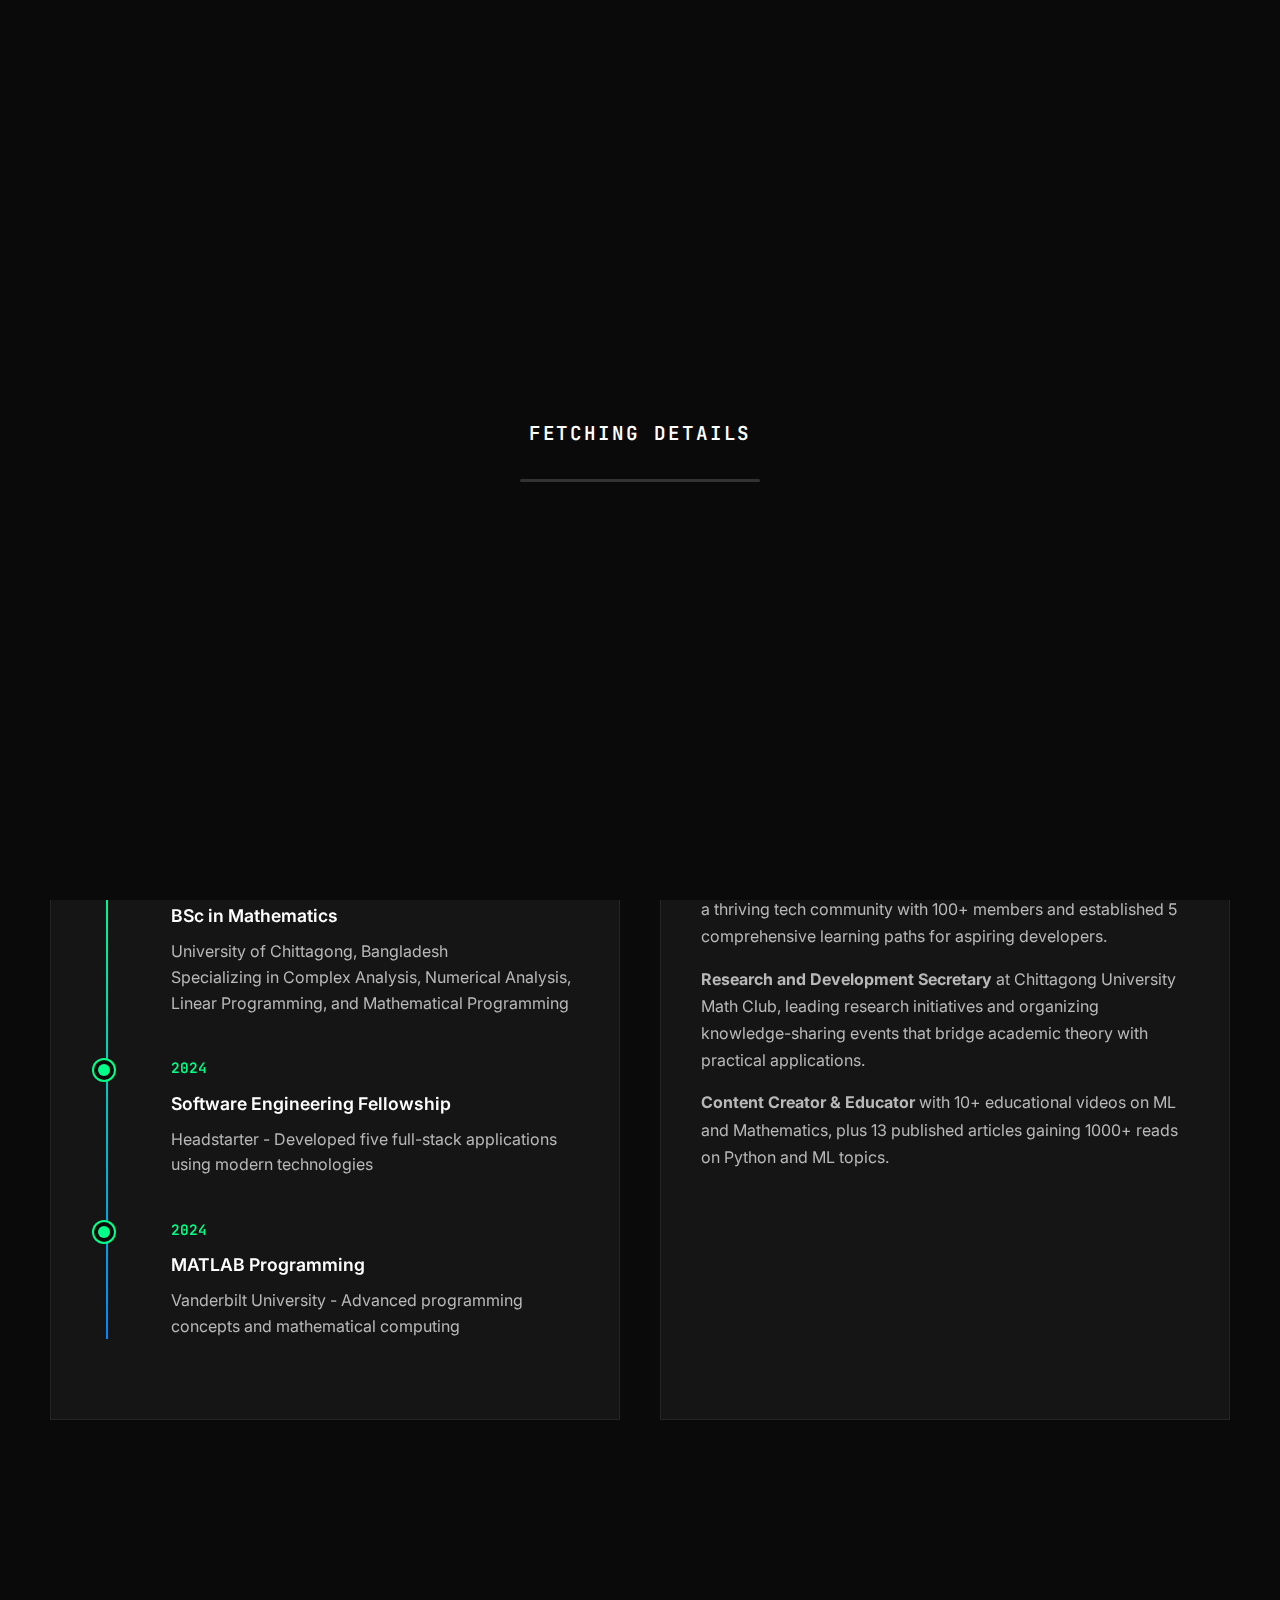
<file: about.html>
<!DOCTYPE html>
<html lang="en">

<head>
    <meta charset="UTF-8">
    <meta name="viewport" content="width=device-width, initial-scale=1.0">
    <title>About - Obidur Rahman</title>
    <link rel="icon"
        href="data:image/svg+xml,<svg xmlns=%22http://www.w3.org/2000/svg%22 viewBox=%220 0 100 100%22><text y=%22.9em%22 font-size=%2290%22>捉窶昨汳ｻ</text></svg>">
    <meta name="description"
        content="Learn about Obidur Rahman's journey as a BSc Mathematics student passionate about data science, machine learning, and open source development.">
    <link
        href="https://fonts.googleapis.com/css2?family=Inter:wght@300;400;500;600;700;800;900&family=JetBrains+Mono:wght@300;400;500;600;700;800&display=swap"
        rel="stylesheet">
    <style>
        * {
            margin: 0;
            padding: 0;
            box-sizing: border-box;
        }

        :root {
            --bg-primary: #0a0a0a;
            --bg-secondary: #111111;
            --bg-tertiary: #1a1a1a;
            --bg-card: #151515;
            --text-primary: #ffffff;
            --text-secondary: #b8b8b8;
            --text-muted: #888888;
            --border-color: #333333;
            --border-subtle: #252525;
            --accent-primary: #00ff88;
            --accent-secondary: #0088ff;
            --accent-tertiary: #ff8800;
            --accent-quaternary: #ff0088;
            --accent-glow: rgba(0, 255, 136, 0.2);
            --header-bg: rgba(10, 10, 10, 0.85);
            --glass-bg: rgba(255, 255, 255, 0.05);
            --glass-border: rgba(255, 255, 255, 0.1);
        }

        /* Enhanced Loading Animation */
        .loader {
            position: fixed;
            top: 0;
            left: 0;
            width: 100%;
            height: 100%;
            background: var(--bg-primary);
            display: flex;
            flex-direction: column;
            justify-content: center;
            align-items: center;
            z-index: 9999;
            transition: opacity 0.8s ease;
        }

        .loader.fade-out {
            opacity: 0;
            pointer-events: none;
        }

        .loader-text {
            font-family: 'JetBrains Mono', monospace;
            font-size: 1.2rem;
            font-weight: 600;
            color: var(--text-primary);
            margin-bottom: 30px;
            letter-spacing: 0.1em;
            animation: pulse 2s ease-in-out infinite;
        }

        @keyframes pulse {

            0%,
            100% {
                opacity: 1;
            }

            50% {
                opacity: 0.7;
            }
        }

        .loader-bar {
            width: 240px;
            height: 3px;
            background: var(--border-color);
            position: relative;
            overflow: hidden;
            border-radius: 3px;
        }

        .loader-progress {
            height: 100%;
            background: linear-gradient(90deg, var(--accent-primary), var(--accent-secondary));
            width: 0%;
            animation: loading 2.5s cubic-bezier(0.25, 0.46, 0.45, 0.94);
            border-radius: 3px;
        }

        @keyframes loading {
            0% {
                width: 0%;
            }

            100% {
                width: 100%;
            }
        }

        body {
            font-family: 'Inter', -apple-system, BlinkMacSystemFont, sans-serif;
            background: var(--bg-primary);
            color: var(--text-primary);
            overflow-x: hidden;
            line-height: 1.6;
            transition: all 0.3s ease;
            position: relative;
        }

        /* Animated background gradient */
        body::before {
            content: '';
            position: fixed;
            top: 0;
            left: 0;
            width: 100%;
            height: 100%;
            background:
                radial-gradient(circle at 20% 20%, rgba(0, 255, 136, 0.03) 0%, transparent 50%),
                radial-gradient(circle at 80% 80%, rgba(0, 136, 255, 0.03) 0%, transparent 50%),
                radial-gradient(circle at 40% 90%, rgba(255, 0, 136, 0.02) 0%, transparent 50%);
            pointer-events: none;
            z-index: -1;
            animation: gradientShift 20s ease-in-out infinite;
        }

        @keyframes gradientShift {

            0%,
            100% {
                opacity: 1;
            }

            50% {
                opacity: 0.7;
            }
        }

        /* Header styles - copied from index */
        .header {
            position: fixed;
            top: 0;
            left: 0;
            right: 0;
            z-index: 1000;
            background: var(--header-bg);
            backdrop-filter: blur(24px);
            -webkit-backdrop-filter: blur(24px);
            padding: 0 40px;
            height: 80px;
            display: flex;
            justify-content: space-between;
            align-items: center;
            border-bottom: 1px solid var(--border-subtle);
            transition: all 0.4s cubic-bezier(0.25, 0.46, 0.45, 0.94);
        }

        .header::before {
            content: '';
            position: absolute;
            top: 0;
            left: 0;
            right: 0;
            height: 1px;
            background: linear-gradient(90deg, transparent, var(--accent-primary), transparent);
            opacity: 0.5;
        }

        .logo {
            font-family: 'JetBrains Mono', monospace;
            padding: 12px 20px;
            border: 1px solid var(--border-color);
            text-decoration: none;
            font-size: 14px;
            font-weight: 700;
            text-transform: uppercase;
            letter-spacing: 0.15em;
            transition: all 0.4s cubic-bezier(0.25, 0.46, 0.45, 0.94);
            cursor: pointer;
            background: var(--text-primary);
            color: var(--bg-primary);
            border-radius: 2px;
            position: relative;
            overflow: hidden;
        }

        .logo::before {
            content: '';
            position: absolute;
            top: 0;
            left: -100%;
            width: 100%;
            height: 100%;
            background: linear-gradient(90deg, transparent, rgba(255, 255, 255, 0.2), transparent);
            transition: left 0.6s ease;
        }

        .logo:hover::before {
            left: 100%;
        }

        .logo:hover {
            background: transparent;
            color: var(--text-primary);
            border-color: var(--accent-primary);
            box-shadow: 0 0 20px var(--accent-glow);
        }

        .btn {
            padding: 12px 20px;
            border: 1px solid var(--border-color);
            background: var(--glass-bg);
            color: var(--text-secondary);
            text-decoration: none;
            font-size: 12px;
            font-weight: 500;
            text-transform: uppercase;
            letter-spacing: 0.1em;
            transition: all 0.4s cubic-bezier(0.25, 0.46, 0.45, 0.94);
            cursor: pointer;
            border-radius: 2px;
            backdrop-filter: blur(10px);
            position: relative;
            overflow: hidden;
        }

        .btn:hover {
            background: var(--text-primary);
            color: var(--bg-primary);
            border-color: var(--text-primary);
            transform: translateY(-1px);
            box-shadow: 0 8px 25px rgba(255, 255, 255, 0.1);
        }

        .btn-primary {
            background: var(--text-primary);
            color: var(--bg-primary);
            border-color: var(--text-primary);
        }

        .btn-primary:hover {
            background: transparent;
            color: var(--text-primary);
            border-color: var(--accent-primary);
            box-shadow: 0 0 20px var(--accent-glow);
        }

        /* Main content styles */
        .main-content {
            padding: 50px;
            max-width: 1400px;
            margin: 80px auto 0 auto;
            min-height: calc(100vh - 160px);
        }

        .hero-section {
            padding: 80px 0 60px 0;
            text-align: center;
            position: relative;
            overflow: hidden;
        }

        .hero-title {
            font-size: clamp(2.5rem, 5vw, 4rem);
            font-weight: 900;
            margin-bottom: 20px;
            background: linear-gradient(135deg, var(--text-primary), var(--accent-primary));
            -webkit-background-clip: text;
            -webkit-text-fill-color: transparent;
            background-clip: text;
            line-height: 1.1;
        }

        .hero-subtitle {
            font-size: 1.2rem;
            color: var(--text-secondary);
            margin-bottom: 40px;
            max-width: 600px;
            margin-left: auto;
            margin-right: auto;
        }

        .hero-description {
            font-size: 1.1rem;
            color: var(--text-secondary);
            max-width: 800px;
            margin: 0 auto 40px auto;
            line-height: 1.8;
        }

        .content-grid {
            display: grid;
            grid-template-columns: 1fr 1fr;
            gap: 40px;
            margin-top: 80px;
        }

        .content-section {
            background: var(--bg-card);
            border: 1px solid var(--border-subtle);
            padding: 40px;
            position: relative;
            transition: all 0.4s cubic-bezier(0.25, 0.46, 0.45, 0.94);
        }

        .content-section::before {
            content: '';
            position: absolute;
            top: 0;
            left: 0;
            right: 0;
            bottom: 0;
            background: var(--glass-bg);
            opacity: 0;
            transition: opacity 0.5s ease;
            backdrop-filter: blur(10px);
            z-index: -1;
        }

        .content-section:hover::before {
            opacity: 1;
        }

        .content-section:hover {
            background: var(--bg-tertiary);
            transform: translateY(-4px);
            border-color: var(--border-color);
            box-shadow: 0 20px 40px rgba(0, 0, 0, 0.2);
        }

        .section-label {
            font-family: 'JetBrains Mono', monospace;
            font-size: 10px;
            font-weight: 600;
            color: var(--text-muted);
            text-transform: uppercase;
            letter-spacing: 0.2em;
            margin-bottom: 20px;
            position: relative;
            padding-left: 20px;
        }

        .section-label::before {
            content: '';
            position: absolute;
            left: 0;
            top: 50%;
            transform: translateY(-50%);
            width: 12px;
            height: 1px;
            background: var(--accent-primary);
            opacity: 0.6;
        }

        .section-title {
            font-size: 1.8rem;
            font-weight: 700;
            margin-bottom: 20px;
            color: var(--text-primary);
        }

        .section-content {
            color: var(--text-secondary);
            line-height: 1.7;
        }

        .skills-grid {
            display: grid;
            grid-template-columns: repeat(auto-fit, minmax(250px, 1fr));
            gap: 30px;
            margin-top: 40px;
        }

        .skill-category {
            background: var(--bg-card);
            border: 1px solid var(--border-subtle);
            padding: 30px;
            transition: all 0.3s ease;
        }

        .skill-category:hover {
            transform: translateY(-2px);
            border-color: var(--border-color);
            box-shadow: 0 10px 20px rgba(0, 0, 0, 0.1);
        }

        .skill-category h3 {
            font-size: 1.1rem;
            font-weight: 600;
            margin-bottom: 15px;
            color: var(--text-primary);
        }

        .skill-list {
            display: flex;
            flex-wrap: wrap;
            gap: 8px;
        }

        .skill-tag {
            padding: 6px 12px;
            background: var(--glass-bg);
            border: 1px solid var(--border-subtle);
            border-radius: 2px;
            font-size: 0.85rem;
            color: var(--text-secondary);
            transition: all 0.3s ease;
        }

        .skill-tag:hover {
            background: var(--accent-primary);
            color: var(--bg-primary);
            border-color: var(--accent-primary);
        }

        .timeline {
            position: relative;
            padding-left: 40px;
        }

        .timeline::before {
            content: '';
            position: absolute;
            left: 15px;
            top: 0;
            bottom: 0;
            width: 2px;
            background: linear-gradient(180deg, var(--accent-primary), var(--accent-secondary));
        }

        .timeline-item {
            position: relative;
            margin-bottom: 40px;
            padding-left: 40px;
        }

        .timeline-item::before {
            content: '';
            position: absolute;
            left: -33px;
            top: 8px;
            width: 12px;
            height: 12px;
            background: var(--accent-primary);
            border-radius: 50%;
            box-shadow: 0 0 0 4px var(--bg-primary), 0 0 0 6px var(--accent-primary);
        }

        .timeline-date {
            font-family: 'JetBrains Mono', monospace;
            font-size: 0.9rem;
            color: var(--accent-primary);
            font-weight: 600;
            margin-bottom: 8px;
        }

        .timeline-title {
            font-size: 1.1rem;
            font-weight: 600;
            color: var(--text-primary);
            margin-bottom: 8px;
        }

        .timeline-description {
            color: var(--text-secondary);
            line-height: 1.6;
        }

        .full-width-section {
            grid-column: 1 / -1;
            background: var(--bg-card);
            border: 1px solid var(--border-subtle);
            padding: 50px;
            margin-top: 40px;
            transition: all 0.4s ease;
        }

        .full-width-section:hover {
            background: var(--bg-tertiary);
            border-color: var(--border-color);
            box-shadow: 0 20px 40px rgba(0, 0, 0, 0.1);
        }

        .quote-section {
            text-align: center;
            padding: 60px 0;
            margin: 60px 0;
            position: relative;
        }

        .quote-text {
            font-size: 1.5rem;
            font-style: italic;
            color: var(--text-primary);
            max-width: 800px;
            margin: 0 auto;
            line-height: 1.6;
            position: relative;
        }

        .quote-text::before,
        .quote-text::after {
            content: '"';
            font-size: 2rem;
            color: var(--accent-primary);
            opacity: 0.5;
        }

        /* Responsive Design */
        @media (max-width: 1200px) {
            .main-content {
                padding: 40px;
            }

            .content-grid {
                gap: 30px;
            }
        }

        @media (max-width: 768px) {
            .header {
                padding: 0 25px;
                height: 70px;
            }

            .main-content {
                padding: 25px;
                margin-top: 70px;
            }

            .content-grid {
                grid-template-columns: 1fr;
                gap: 20px;
            }

            .skills-grid {
                grid-template-columns: 1fr;
                gap: 20px;
            }

            .content-section,
            .full-width-section {
                padding: 30px;
            }

            .hero-section {
                padding: 60px 0 40px 0;
            }
        }

        @media (max-width: 480px) {
            .header {
                padding: 0 20px;
                height: 65px;
            }

            .main-content {
                margin-top: 65px;
                padding: 20px;
            }

            .content-section,
            .full-width-section {
                padding: 25px;
            }

            .btn,
            .logo {
                font-size: 11px;
                padding: 10px 16px;
            }

            .quote-text {
                font-size: 1.2rem;
            }
        }

        /* Animation classes */
        .fade-in {
            opacity: 0;
            transform: translateY(30px);
            animation: fadeInUp 1s cubic-bezier(0.25, 0.46, 0.45, 0.94) forwards;
        }

        .fade-in:nth-child(1) {
            animation-delay: 0.1s;
        }

        .fade-in:nth-child(2) {
            animation-delay: 0.2s;
        }

        .fade-in:nth-child(3) {
            animation-delay: 0.3s;
        }

        .fade-in:nth-child(4) {
            animation-delay: 0.4s;
        }

        @keyframes fadeInUp {
            to {
                opacity: 1;
                transform: translateY(0);
            }
        }

        /* Scroll indicator */
        .scroll-indicator {
            position: fixed;
            top: 0;
            left: 0;
            width: 100%;
            height: 2px;
            background: var(--bg-secondary);
            z-index: 1001;
        }

        .scroll-progress {
            height: 100%;
            background: linear-gradient(90deg, var(--accent-primary), var(--accent-secondary));
            width: 0%;
            transition: width 0.1s ease;
        }
    </style>
</head>

<body>
    <div class="scroll-indicator">
        <div class="scroll-progress" id="scrollProgress"></div>
    </div>

    <div class="loader" id="loader">
        <div class="loader-text">FETCHING DETAILS</div>
        <div class="loader-bar">
            <div class="loader-progress"></div>
        </div>
    </div>
    <header class="header">
        <a class="logo" href="index.html">OBIDUR RAHMAN</a>
        <a href="https://github.com/Ashfinn" target="_blank" rel="noopener noreferrer"
            class="btn btn-primary">GitHub</a>
    </header>

    <main class="main-content">
        <div class="content-grid">
            <section class="content-section fade-in">
                <div class="section-label">PHILOSOPHY</div>
                <h2 class="section-title">My Journey</h2>
                <div class="section-content">
                    <p>Since my earliest days, I've been captivated by the elegance of Mathematics and the limitless
                        possibilities of Computer Science. As a curious learner, I thrive on exploring new ideas,
                        mastering intricate concepts, and uncovering the marvels of our world through numbers,
                        algorithms, and patterns.</p>

                    <p style="margin-top: 20px;">My mission isn't just to crunch numbers or write code, but to invent,
                        build, and discover — shedding light on the unseen wonders of the universe. My fascination lies
                        at the intersection of abstract mathematical concepts and tangible technological implementation.
                    </p>
                </div>
            </section>

            <section class="content-section fade-in">
                <div class="section-label">FOCUS</div>
                <h2 class="section-title">What Drives Me</h2>
                <div class="section-content">
                    <p>I thrive on translating statistical models and algorithmic logic into functional code, primarily
                        using Python and its powerful data science ecosystem. My work focuses on bridging the gap
                        between theoretical mathematics and practical applications.</p>

                    <p style="margin-top: 20px;">Through machine learning projects, environmental data analysis, and
                        community building, I aim to create solutions that make a meaningful impact while advancing our
                        understanding of complex systems and patterns.</p>
                </div>
            </section>

            <section class="content-section fade-in">
                <div class="section-label">EDUCATION</div>
                <h2 class="section-title">Academic Background</h2>
                <div class="section-content">
                    <div class="timeline">
                        <div class="timeline-item">
                            <div class="timeline-date">2022 - 2026</div>
                            <div class="timeline-title">BSc in Mathematics</div>
                            <div class="timeline-description">University of Chittagong, Bangladesh<br>
                                Specializing in Complex Analysis, Numerical Analysis, Linear Programming, and
                                Mathematical Programming</div>
                        </div>
                        <div class="timeline-item">
                            <div class="timeline-date">2024</div>
                            <div class="timeline-title">Software Engineering Fellowship</div>
                            <div class="timeline-description">Headstarter - Developed five full-stack applications using
                                modern technologies</div>
                        </div>
                        <div class="timeline-item">
                            <div class="timeline-date">2024</div>
                            <div class="timeline-title">MATLAB Programming</div>
                            <div class="timeline-description">Vanderbilt University - Advanced programming concepts and
                                mathematical computing</div>
                        </div>
                    </div>
                </div>
            </section>

            <section class="content-section fade-in">
                <div class="section-label">IMPACT</div>
                <h2 class="section-title">Community & Leadership</h2>
                <div class="section-content">
                    <p><strong>Founder & Community Lead</strong> of The Code Forum, where I've built a thriving tech
                        community with 100+ members and established 5 comprehensive learning paths for aspiring
                        developers.</p>

                    <p style="margin-top: 15px;"><strong>Research and Development Secretary</strong> at Chittagong
                        University Math Club, leading research initiatives and organizing knowledge-sharing events that
                        bridge academic theory with practical applications.</p>

                    <p style="margin-top: 15px;"><strong>Content Creator & Educator</strong> with 10+ educational videos
                        on ML and Mathematics, plus 13 published articles gaining 1000+ reads on Python and ML topics.
                    </p>
                </div>
            </section>
        </div>

        <section class="quote-section fade-in">
            <p class="quote-text">
                The beauty of mathematics lies not just in its precision, but in its power to reveal the hidden patterns
                that govern our universe. Every equation tells a story, every algorithm solves a puzzle, and every
                discovery opens a door to infinite possibilities.
            </p>
        </section>
    </main>

    <script>
        document.addEventListener('DOMContentLoaded', () => {
            // Enhanced loading animation
            const loader = document.getElementById('loader');
            if (loader) {
                window.addEventListener('load', () => {
                    setTimeout(() => {
                        loader.classList.add('fade-out');
                        setTimeout(() => {
                            loader.style.display = 'none';
                        }, 800);
                    }, 1200);
                });
            }

            // Scroll progress indicator
            const scrollProgress = document.getElementById('scrollProgress');
            if (scrollProgress) {
                window.addEventListener('scroll', () => {
                    const scrollTop = document.documentElement.scrollTop || document.body.scrollTop;
                    const scrollHeight = document.documentElement.scrollHeight - document.documentElement.clientHeight;
                    const scrollPercent = (scrollTop / scrollHeight) * 100;
                    scrollProgress.style.width = scrollPercent + '%';
                });
            }

            // Enhanced header scroll effect
            let lastScrollTop = 0;
            const header = document.querySelector('.header');
            if (header) {
                window.addEventListener('scroll', () => {
                    const scrollTop = window.pageYOffset || document.documentElement.scrollTop;
                    if (scrollTop > lastScrollTop && scrollTop > header.clientHeight) {
                        header.style.transform = 'translateY(-100%)';
                    } else {
                        header.style.transform = 'translateY(0)';
                    }
                    lastScrollTop = scrollTop <= 0 ? 0 : scrollTop;
                });
            }

            // Smooth scrolling for anchor links
            document.querySelectorAll('a[href^="#"]').forEach(anchor => {
                anchor.addEventListener('click', function (e) {
                    const href = this.getAttribute('href');
                    if (href.length > 1) {
                        e.preventDefault();
                        const target = document.querySelector(href);
                        if (target) {
                            target.scrollIntoView({
                                behavior: 'smooth',
                                block: 'start'
                            });
                        }
                    }
                });
            });

            // Add intersection observer for fade-in animations
            const observer = new IntersectionObserver((entries) => {
                entries.forEach((entry) => {
                    if (entry.isIntersecting) {
                        entry.target.style.opacity = '1';
                        entry.target.style.transform = 'translateY(0)';
                        observer.unobserve(entry.target);
                    }
                });
            }, {
                threshold: 0.1,
                rootMargin: '0px 0px -50px 0px'
            });

            document.querySelectorAll('.fade-in').forEach((el) => {
                observer.observe(el);
            });
        });
    </script>
</body>

</html>
</file>
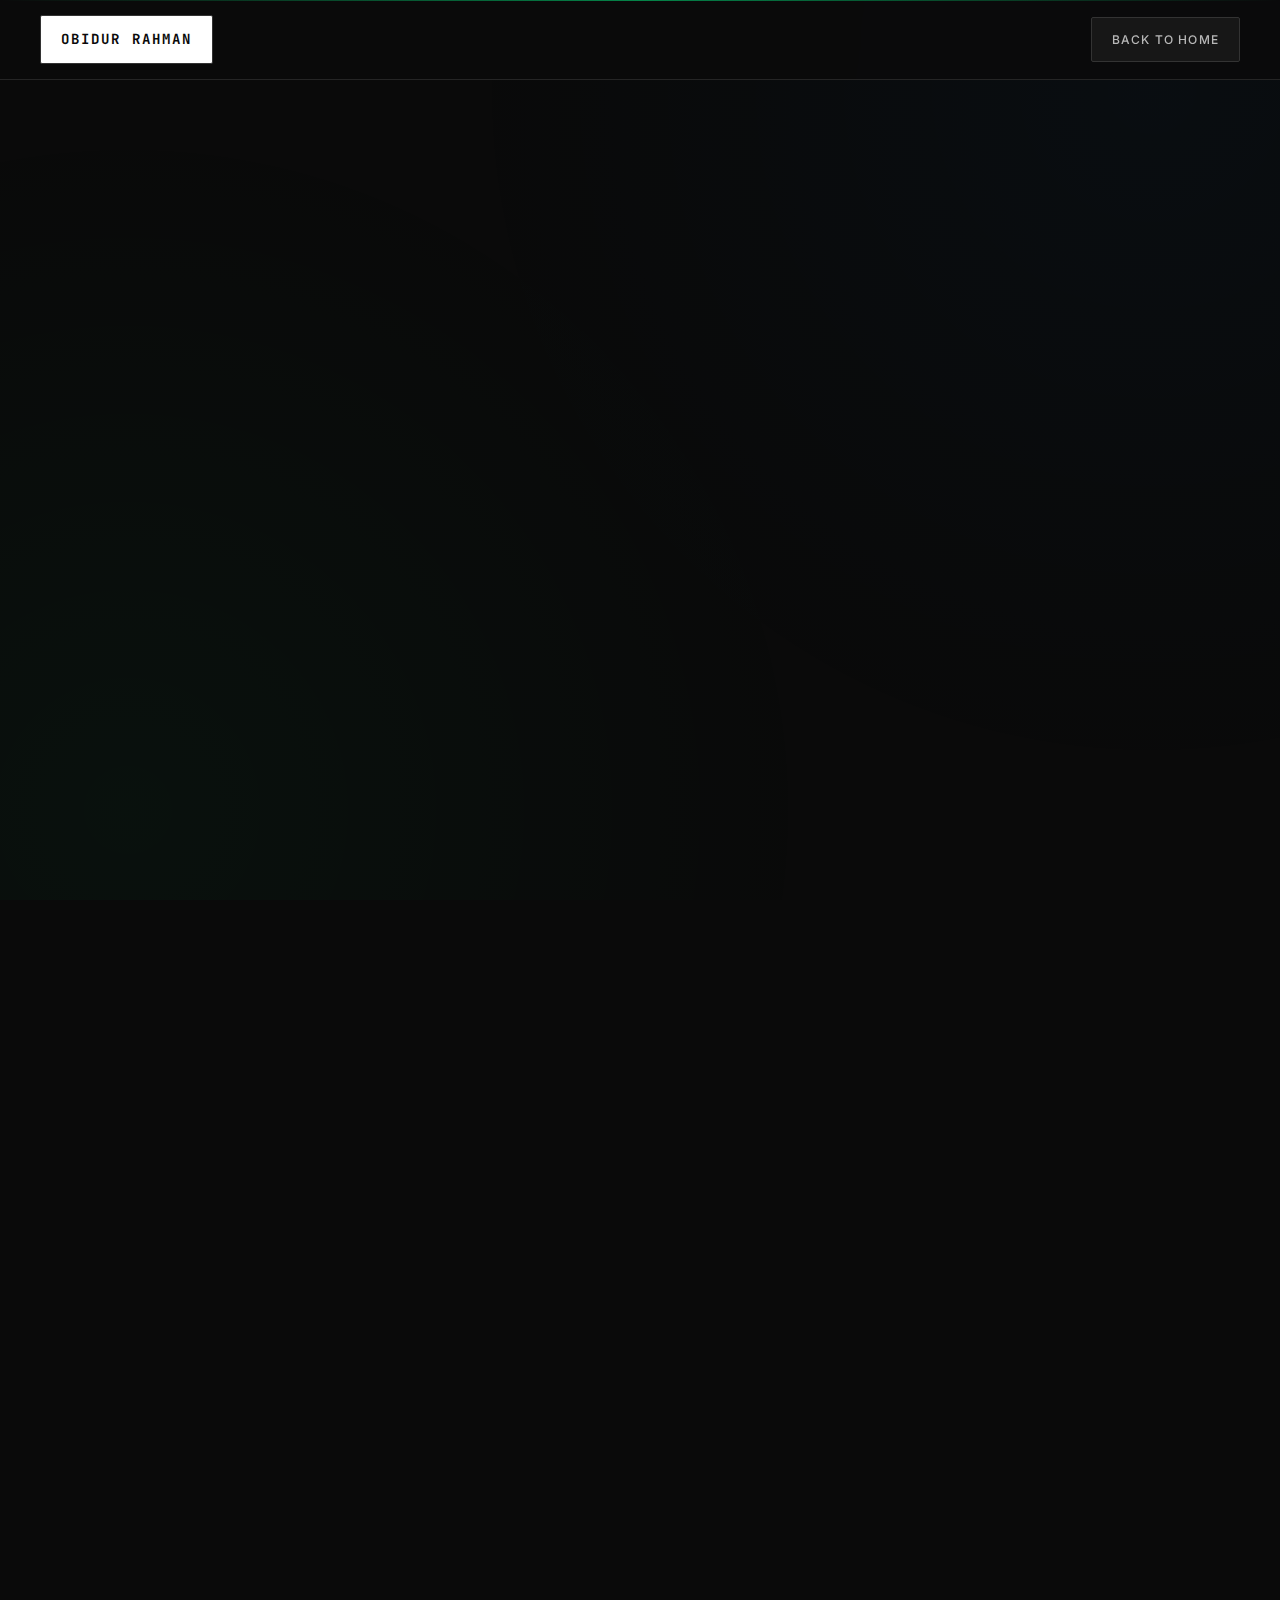
<file: achievements.html>
<!DOCTYPE html>
<html lang="en">

<head>
    <meta charset="UTF-8">
    <meta name="viewport" content="width=device-width, initial-scale=1.0">
    <title>Achievements & Impact - Obidur Rahman</title>
    <link rel="icon"
        href="data:image/svg+xml,<svg xmlns=%22http://www.w3.org/2000/svg%22 viewBox=%220 0 100 100%22><text y=%22.9em%22 font-size=%2290%22>🏆</text></svg>">
    <meta name="description"
        content="Explore the achievements, leadership roles, content, and certifications of Obidur Rahman.">
    <link
        href="https://fonts.googleapis.com/css2?family=Inter:wght@300;400;500;600;700;800;900&family=JetBrains+Mono:wght@300;400;500;600;700;800&display=swap"
        rel="stylesheet">
    <link rel="stylesheet" href="https://cdnjs.cloudflare.com/ajax/libs/font-awesome/6.4.0/css/all.min.css">
    <style>
        * {
            margin: 0;
            padding: 0;
            box-sizing: border-box;
        }

        :root {
            --bg-primary: #0a0a0a;
            --bg-secondary: #111111;
            --bg-tertiary: #1a1a1a;
            --bg-card: #151515;
            --text-primary: #ffffff;
            --text-secondary: #b8b8b8;
            --text-muted: #888888;
            --border-color: #333333;
            --border-subtle: #252525;
            --accent-primary: #00ff88;
            --accent-secondary: #0088ff;
            --accent-glow: rgba(0, 255, 136, 0.2);
            --header-bg: rgba(10, 10, 10, 0.85);
            --glass-bg: rgba(255, 255, 255, 0.05);
            --glass-border: rgba(255, 255, 255, 0.1);
        }

        body {
            font-family: 'Inter', -apple-system, BlinkMacSystemFont, sans-serif;
            background: var(--bg-primary);
            color: var(--text-primary);
            overflow-x: hidden;
            line-height: 1.6;
            position: relative;
        }

        body::before {
            content: '';
            position: fixed;
            top: 0;
            left: 0;
            width: 100%;
            height: 100%;
            background:
                radial-gradient(circle at 10% 90%, rgba(0, 255, 136, 0.03) 0%, transparent 50%),
                radial-gradient(circle at 90% 10%, rgba(0, 136, 255, 0.03) 0%, transparent 50%);
            pointer-events: none;
            z-index: -1;
            animation: gradientShift 20s ease-in-out infinite;
        }

        @keyframes gradientShift {

            0%,
            100% {
                opacity: 1;
            }

            50% {
                opacity: 0.7;
            }
        }

        .header {
            position: fixed;
            top: 0;
            left: 0;
            right: 0;
            z-index: 1000;
            background: var(--header-bg);
            backdrop-filter: blur(24px);
            -webkit-backdrop-filter: blur(24px);
            padding: 0 40px;
            height: 80px;
            display: flex;
            justify-content: space-between;
            align-items: center;
            border-bottom: 1px solid var(--border-subtle);
        }

        .header::before {
            content: '';
            position: absolute;
            top: 0;
            left: 0;
            right: 0;
            height: 1px;
            background: linear-gradient(90deg, transparent, var(--accent-primary), transparent);
            opacity: 0.5;
        }

        .logo {
            font-family: 'JetBrains Mono', monospace;
            padding: 12px 20px;
            border: 1px solid var(--border-color);
            text-decoration: none;
            font-size: 14px;
            font-weight: 700;
            text-transform: uppercase;
            letter-spacing: 0.15em;
            transition: all 0.4s cubic-bezier(0.25, 0.46, 0.45, 0.94);
            cursor: pointer;
            background: var(--text-primary);
            color: var(--bg-primary);
            border-radius: 2px;
            position: relative;
            overflow: hidden;
        }

        .logo::before {
            content: '';
            position: absolute;
            top: 0;
            left: -100%;
            width: 100%;
            height: 100%;
            background: linear-gradient(90deg, transparent, rgba(255, 255, 255, 0.2), transparent);
            transition: left 0.6s ease;
        }

        .logo:hover::before {
            left: 100%;
        }

        .logo:hover {
            background: transparent;
            color: var(--text-primary);
            border-color: var(--accent-primary);
            box-shadow: 0 0 20px var(--accent-glow);
        }

        .btn {
            padding: 12px 20px;
            border: 1px solid var(--border-color);
            background: var(--glass-bg);
            color: var(--text-secondary);
            text-decoration: none;
            font-size: 12px;
            font-weight: 500;
            text-transform: uppercase;
            letter-spacing: 0.1em;
            transition: all 0.4s cubic-bezier(0.25, 0.46, 0.45, 0.94);
            cursor: pointer;
            border-radius: 2px;
            backdrop-filter: blur(10px);
        }

        .btn:hover {
            background: var(--text-primary);
            color: var(--bg-primary);
            border-color: var(--text-primary);
        }

        .main-container {
            padding: 120px 50px 80px 50px;
            max-width: 1400px;
            margin: 0 auto;
            min-height: 100vh;
        }

        .page-header {
            text-align: center;
            margin-bottom: 80px;
            opacity: 0;
            animation: fadeInUp 1s ease 0.2s forwards;
        }

        .page-title {
            font-size: clamp(3rem, 8vw, 5rem);
            font-weight: 800;
            line-height: 1.1;
            margin-bottom: 30px;
            color: var(--text-primary);
            background: linear-gradient(135deg, var(--text-primary), var(--accent-primary));
            -webkit-background-clip: text;
            -webkit-text-fill-color: transparent;
            background-clip: text;
        }

        .page-subtitle {
            font-size: 1.2rem;
            color: var(--text-secondary);
            max-width: 700px;
            margin: 0 auto;
            line-height: 1.6;
        }

        .content-grid {
            display: grid;
            grid-template-columns: 1fr 1fr;
            gap: 40px;
            margin-bottom: 80px;
        }

        .full-width-section {
            grid-column: 1 / -1;
        }

        .content-section {
            background: var(--bg-card);
            border: 1px solid var(--border-subtle);
            padding: 40px;
            border-radius: 8px;
            opacity: 0;
            animation: fadeInUp 1s cubic-bezier(0.25, 0.46, 0.45, 0.94) forwards;
            transition: all 0.4s ease;
        }

        .content-section:hover {
            transform: translateY(-5px);
            border-color: var(--border-color);
            box-shadow: 0 15px 35px rgba(0, 0, 0, 0.2);
        }

        .content-grid .content-section:nth-child(1) {
            animation-delay: 0.4s;
        }

        .content-grid .content-section:nth-child(2) {
            animation-delay: 0.5s;
        }

        .section-label {
            font-family: 'JetBrains Mono', monospace;
            font-size: 10px;
            font-weight: 600;
            color: var(--text-muted);
            text-transform: uppercase;
            letter-spacing: 0.2em;
            margin-bottom: 20px;
            position: relative;
            padding-left: 20px;
        }

        .section-label::before {
            content: '';
            position: absolute;
            left: 0;
            top: 50%;
            transform: translateY(-50%);
            width: 12px;
            height: 1px;
            background: var(--accent-primary);
        }

        .section-title {
            font-size: 1.8rem;
            font-weight: 700;
            margin-bottom: 25px;
            color: var(--text-primary);
        }

        .section-content {
            color: var(--text-secondary);
            line-height: 1.7;
        }

        .section-content p {
            margin-bottom: 15px;
        }

        .section-content strong {
            color: var(--text-primary);
            font-weight: 600;
        }

        .timeline {
            position: relative;
            padding-left: 40px;
        }

        .timeline::before {
            content: '';
            position: absolute;
            left: 15px;
            top: 0;
            bottom: 0;
            width: 2px;
            background: linear-gradient(180deg, var(--accent-primary), var(--accent-secondary));
        }

        .timeline-item {
            position: relative;
            margin-bottom: 40px;
            padding-left: 40px;
        }

        .timeline-item:last-child {
            margin-bottom: 0;
        }

        .timeline-item::before {
            content: '';
            position: absolute;
            left: -33px;
            top: 8px;
            width: 12px;
            height: 12px;
            background: var(--accent-primary);
            border-radius: 50%;
            box-shadow: 0 0 0 4px var(--bg-primary), 0 0 0 6px var(--accent-primary);
        }

        .timeline-date {
            font-family: 'JetBrains Mono', monospace;
            font-size: 0.9rem;
            color: var(--accent-primary);
            font-weight: 600;
            margin-bottom: 8px;
        }

        .timeline-title {
            font-size: 1.1rem;
            font-weight: 600;
            color: var(--text-primary);
            margin-bottom: 8px;
        }

        .timeline-description {
            color: var(--text-secondary);
            line-height: 1.6;
        }

        .timeline-description a {
            color: var(--text-secondary);
            text-decoration: underline;
            transition: color 0.3s;
        }

        .timeline-description a:hover {
            color: var(--accent-primary);
        }

        /* Content Creation Card */
        .content-card {
            display: flex;
            align-items: flex-start;
            gap: 25px;
            text-decoration: none;
            padding: 25px;
            border-radius: 8px;
            background: var(--bg-tertiary);
            transition: all 0.3s ease;
            border: 1px solid transparent;
        }

        .content-card:not(:last-child) {
            margin-bottom: 25px;
        }

        .content-card:hover {
            transform: translateY(-3px);
            background: var(--bg-secondary);
            border-color: var(--border-subtle);
        }

        .content-card-icon {
            font-size: 24px;
            color: var(--accent-primary);
            margin-top: 5px;
            width: 40px;
        }

        .content-card-details h4 {
            color: var(--text-primary);
            font-weight: 600;
            margin-bottom: 5px;
        }

        .content-card-details p {
            color: var(--text-secondary);
            font-size: 14px;
            margin: 0;
        }

        .content-card-details p a {
            color: var(--accent-primary);
            text-decoration: none;
            font-weight: 500;
        }

        @keyframes fadeInUp {
            to {
                opacity: 1;
                transform: translateY(0);
            }
        }

        @media (max-width: 992px) {
            .content-grid {
                grid-template-columns: 1fr;
            }
        }

        @media (max-width: 768px) {
            .main-container {
                padding: 100px 25px 60px 25px;
            }

            .header {
                padding: 0 25px;
                height: 70px;
            }

            .content-section {
                padding: 30px;
            }
        }
    </style>
</head>

<body>
    <header class="header">
        <a class="logo" href="index.html">OBIDUR RAHMAN</a>
        <a href="index.html" class="btn">Back to Home</a>
    </header>

    <main class="main-container">
        <section class="page-header">
            <h1 class="page-title">Achievements & Impact</h1>
            <p class="page-subtitle">
                Beyond academics and projects, I am passionate about building communities, sharing knowledge, and
                continuously learning. Here are some of my key roles and accomplishments.
            </p>
        </section>

        <div class="content-grid">
            <section class="content-section">
                <div class="section-label">LEADERSHIP</div>
                <h2 class="section-title">Community Building</h2>
                <div class="section-content">
                    <p>
                        <strong>Founder & Community Lead</strong> of <strong>The Code Forum</strong>, a tech community I
                        built from the ground up. I have grown the community to over 100 members and established 5
                        comprehensive learning paths for aspiring developers.
                    </p>
                    <p>
                        <strong>Research and Development Secretary</strong> at the <strong>Chittagong University Math
                            Club</strong>, where I lead research initiatives and organize knowledge-sharing events that
                        connect academic theory with real-world applications.
                    </p>
                </div>
            </section>

            <section class="content-section">
                <div class="section-label">KNOWLEDGE SHARING</div>
                <h2 class="section-title">Content Creation</h2>
                <div class="section-content">
                    <a href="https://ashfin.hashnode.dev/" target="_blank" rel="noopener noreferrer"
                        class="content-card">
                        <div class="content-card-icon"><i class="fas fa-blog"></i></div>
                        <div class="content-card-details">
                            <h4>Hashnode Blog</h4>
                            <p>I write technical articles on Python and Machine Learning, with over 13 publications and
                                1,000+ reads. <a href="https://ashfin.hashnode.dev/" target="_blank"
                                    rel="noopener noreferrer">Read my articles</a></p>
                        </div>
                    </a>
                    <a href="https://www.youtube.com/channel/UC9d2c2f_khed12sWn-s4_qA" target="_blank"
                        rel="noopener noreferrer" class="content-card">
                        <div class="content-card-icon"><i class="fab fa-youtube"></i></div>
                        <div class="content-card-details">
                            <h4>YouTube Channel</h4>
                            <p>I create educational videos on Mathematics and Machine Learning, simplifying complex
                                topics for a broader audience. <a
                                    href="https://www.youtube.com/channel/UC9d2c2f_khed12sWn-s4_qA" target="_blank"
                                    rel="noopener noreferrer">Watch my videos</a></p>
                        </div>
                    </a>
                </div>
            </section>
        </div>

        <section class="content-section full-width-section" style="animation-delay: 0.6s;">
            <div class="section-label">TRAINING</div>
            <h2 class="section-title">Certifications & Professional Development</h2>
            <div class="timeline">
                <div class="timeline-item">
                    <div class="timeline-date">2024</div>
                    <h3 class="timeline-title">Software Engineering Fellowship – Headstarter</h3>
                    <p class="timeline-description">Completed an intensive fellowship focused on full-stack development.
                        Built five web applications using modern technologies and collaborated in an agile team
                        environment.</p>
                </div>
                <div class="timeline-item">
                    <div class="timeline-date">JUN 2024</div>
                    <h3 class="timeline-title">Introduction to Programming with MATLAB – Vanderbilt University</h3>
                    <p class="timeline-description">Credential ID: Z6HMC9DS5LSM — <a
                            href="https://www.coursera.org/account/accomplishments/certificate/Z6HMC9DS5LSM"
                            target="_blank" rel="noopener noreferrer">View Credential</a></p>
                </div>
                <div class="timeline-item">
                    <div class="timeline-date">JAN 2024</div>
                    <h3 class="timeline-title">Developing AI Applications with Python and Flask – IBM</h3>
                    <p class="timeline-description">Credential ID: HV6QNTGU2KHY — <a
                            href="https://www.coursera.org/account/accomplishments/certificate/HV6QNTGU2KHY"
                            target="_blank" rel="noopener noreferrer">View Credential</a></p>
                </div>
                <div class="timeline-item">
                    <div class="timeline-date">DEC 2023</div>
                    <h3 class="timeline-title">Programming in C++: A Hands-on Introduction – Codio</h3>
                    <p class="timeline-description">Credential ID: MNYQFWD4JX4P — <a
                            href="https://www.coursera.org/account/accomplishments/specialization/certificate/MNYQFWD4JX4P"
                            target="_blank" rel="noopener noreferrer">View Credential</a></p>
                </div>
                <div class="timeline-item">
                    <div class="timeline-date">NOV 2023</div>
                    <h3 class="timeline-title">Python for Data Science, AI & Development – IBM</h3>
                    <p class="timeline-description">Credential ID: 4LK9Y375MAQ7 — <a
                            href="https://www.coursera.org/account/accomplishments/certificate/4LK9Y375MAQ7"
                            target="_blank" rel="noopener noreferrer">View Credential</a></p>
                </div>
            </div>
        </section>
    </main>
</body>

</html>
</file>
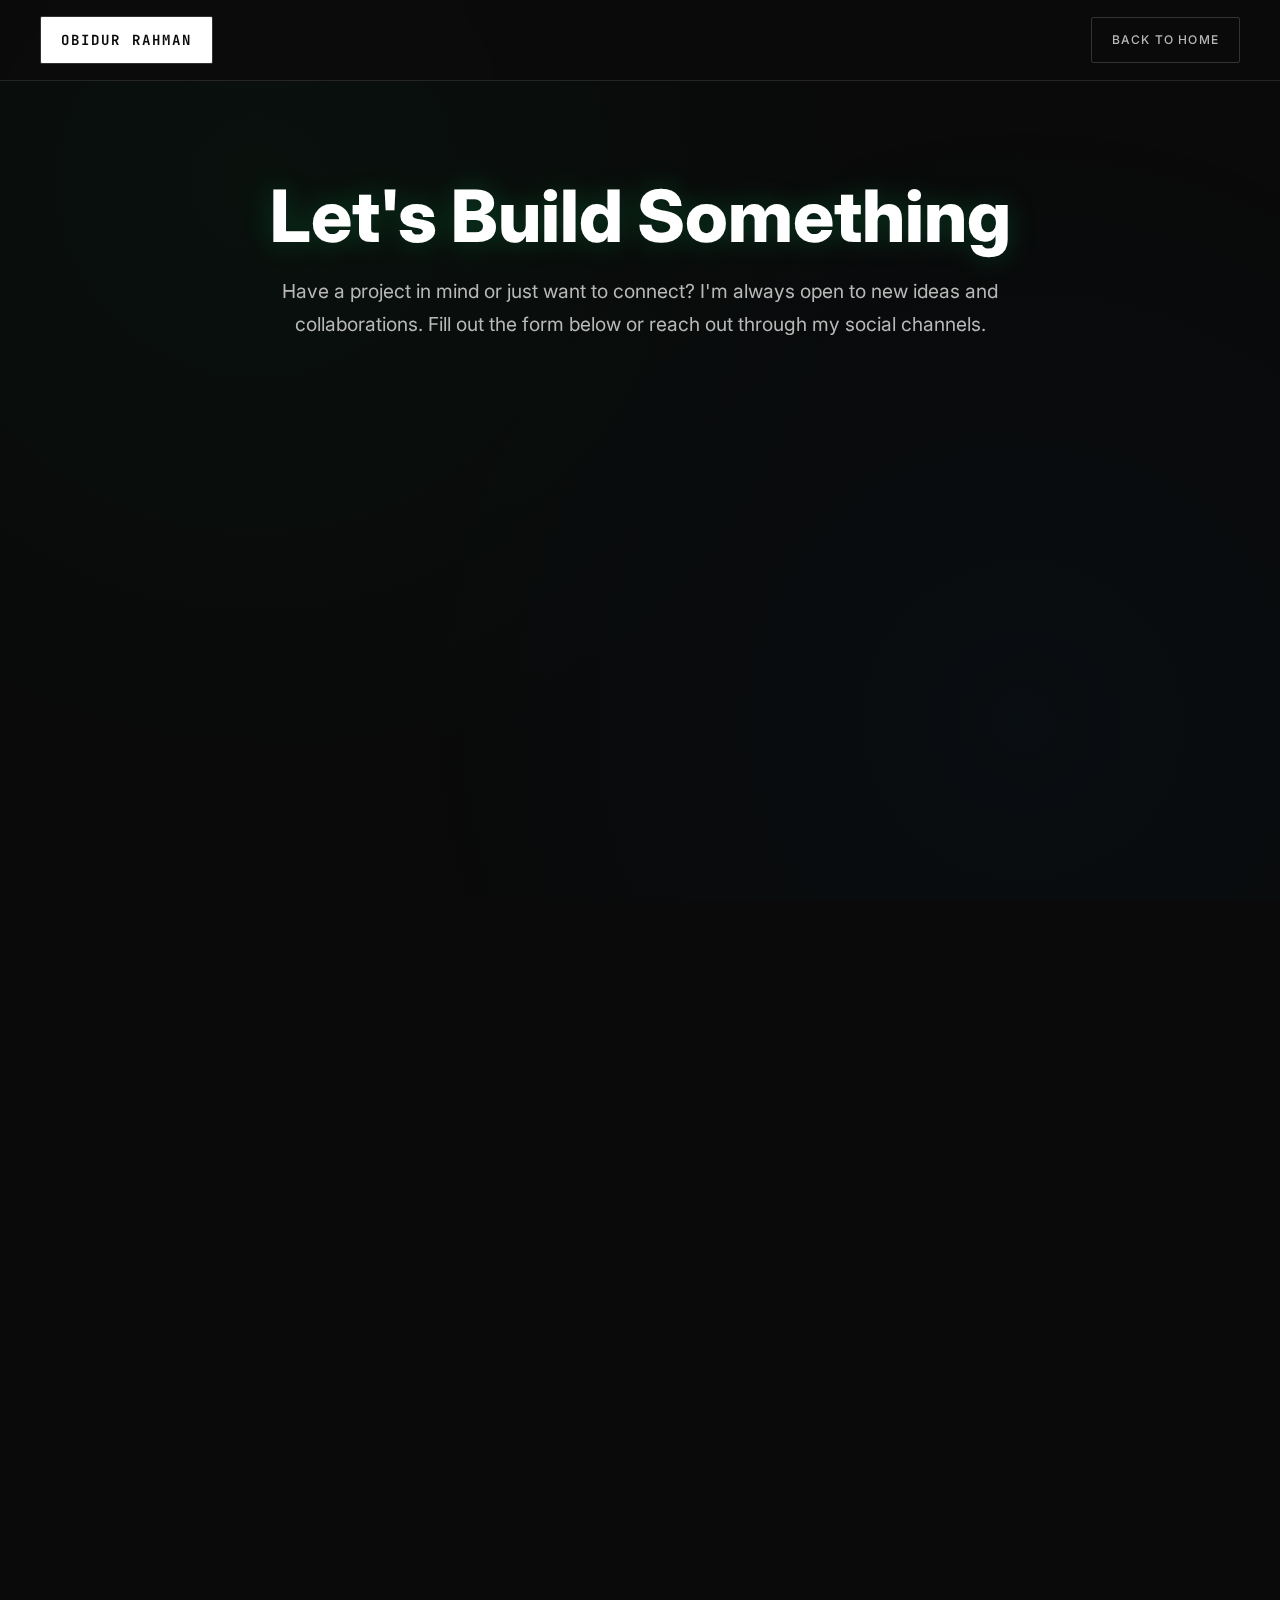
<file: contact.html>
<!DOCTYPE html>
<html lang="en">

<head>
    <meta charset="UTF-8">
    <meta name="viewport" content="width=device-width, initial-scale=1.0">
    <title>Get In Touch - Obidur Rahman</title>
    <link rel="icon"
        href="data:image/svg+xml,<svg xmlns=%22http://www.w3.org/2000/svg%22 viewBox=%220 0 100 100%22><text y=%22.9em%22 font-size=%2290%22>🧮</text></svg>">
    <meta name="description"
        content="Get in touch with Obidur Rahman. Connect through email, LinkedIn, GitHub, and other social platforms.">
    <link
        href="https://fonts.googleapis.com/css2?family=Inter:wght@300;400;500;600;700;800;900&family=JetBrains+Mono:wght@300;400;500;600;700;800&display=swap"
        rel="stylesheet">
    <link rel="stylesheet" href="https://cdnjs.cloudflare.com/ajax/libs/font-awesome/6.4.0/css/all.min.css">
    <style>
        :root {
            --bg-primary: #0a0a0a;
            --bg-secondary: #111111;
            --bg-tertiary: #1a1a1a;
            --bg-card: #151515;
            --text-primary: #ffffff;
            --text-secondary: #b8b8b8;
            --text-muted: #888888;
            --border-color: #333333;
            --border-subtle: #252525;
            --accent-primary: #00ff88;
            --accent-secondary: #0088ff;
            --accent-glow: rgba(0, 255, 136, 0.2);
            --header-bg: rgba(10, 10, 10, 0.85);
        }

        body {
            font-family: 'Inter', -apple-system, BlinkMacSystemFont, sans-serif;
            background: var(--bg-primary);
            color: var(--text-primary);
            overflow-x: hidden;
            line-height: 1.6;
        }

        body::before {
            content: '';
            position: fixed;
            top: 0;
            left: 0;
            width: 100%;
            height: 100%;
            background:
                radial-gradient(circle at 20% 20%, rgba(0, 255, 136, 0.03) 0%, transparent 50%),
                radial-gradient(circle at 80% 80%, rgba(0, 136, 255, 0.03) 0%, transparent 50%);
            pointer-events: none;
            z-index: -1;
        }

        .header {
            position: fixed;
            top: 0;
            left: 0;
            right: 0;
            z-index: 1000;
            background: var(--header-bg);
            backdrop-filter: blur(24px);
            -webkit-backdrop-filter: blur(24px);
            padding: 0 40px;
            height: 80px;
            display: flex;
            justify-content: space-between;
            align-items: center;
            border-bottom: 1px solid var(--border-subtle);
        }

        .logo {
            font-family: 'JetBrains Mono', monospace;
            padding: 12px 20px;
            border: 1px solid var(--border-color);
            text-decoration: none;
            font-size: 14px;
            font-weight: 700;
            text-transform: uppercase;
            letter-spacing: 0.15em;
            transition: all 0.4s;
            cursor: pointer;
            background: var(--text-primary);
            color: var(--bg-primary);
            border-radius: 2px;
        }

        .logo:hover {
            background: transparent;
            color: var(--text-primary);
            border-color: var(--accent-primary);
            box-shadow: 0 0 20px var(--accent-glow);
        }

        .btn {
            padding: 12px 20px;
            border: 1px solid var(--border-color);
            color: var(--text-secondary);
            text-decoration: none;
            font-size: 12px;
            font-weight: 500;
            text-transform: uppercase;
            letter-spacing: 0.1em;
            transition: all 0.4s;
            cursor: pointer;
            border-radius: 2px;
        }

        .btn:hover {
            background: var(--text-primary);
            color: var(--bg-primary);
            border-color: var(--text-primary);
        }

        .main-container {
            padding: 120px 50px 80px 50px;
            max-width: 1400px;
            margin: 0 auto;
        }

        .page-header {
            text-align: center;
            margin-bottom: 80px;
            animation: fadeIn 1s ease forwards;
        }

        @keyframes fadeIn {
            to {
                opacity: 1;
            }
        }

        .page-title {
            font-size: clamp(3rem, 7vw, 4.5rem);
            font-weight: 800;
            line-height: 1.1;
            margin-bottom: 20px;
            color: var(--text-primary);
            text-shadow: 0 0 30px var(--accent-glow);
        }

        .page-subtitle {
            font-size: clamp(1rem, 2.5vw, 1.2rem);
            color: var(--text-secondary);
            max-width: 750px;
            margin: 0 auto;
            line-height: 1.7;
        }

        /* NEW UNIFIED GRID */
        .contact-grid {
            display: grid;
            grid-template-columns: repeat(auto-fit, minmax(350px, 1fr));
            gap: 25px;
            opacity: 0;
            animation: fadeIn 1s ease 0.2s forwards;
        }

        /* The Form Container */
        .contact-form-container {
            background: var(--bg-card);
            border: 1px solid var(--border-subtle);
            border-radius: 4px;
            padding: 40px;
            grid-column: span 1;
            /* Default span */
        }

        @media (min-width: 1200px) {
            .contact-form-container {
                grid-column: span 2;
                /* Takes up more space on large screens */
            }
        }

        .form-title {
            font-size: 1.8rem;
            font-weight: 700;
            margin-bottom: 30px;
        }

        .form-group {
            margin-bottom: 25px;
        }

        .form-input,
        .form-textarea {
            width: 100%;
            padding: 14px;
            background: var(--bg-secondary);
            border: 1px solid var(--border-color);
            border-radius: 4px;
            color: var(--text-primary);
            font-family: inherit;
            font-size: 1rem;
            transition: all 0.3s ease;
        }

        .form-input:focus,
        .form-textarea:focus {
            outline: none;
            border-color: var(--accent-primary);
            box-shadow: 0 0 0 3px var(--accent-glow);
        }

        .form-textarea {
            resize: vertical;
            min-height: 140px;
        }

        .form-button {
            width: 100%;
            padding: 16px;
            background: var(--accent-primary);
            color: var(--bg-primary);
            border: none;
            border-radius: 4px;
            font-weight: 700;
            font-size: 1rem;
            cursor: pointer;
            transition: all 0.3s ease;
        }

        .form-button:hover {
            background: #fff;
            color: #000;
            box-shadow: 0 8px 25px var(--accent-glow);
        }

        /* NEW UNIFIED CONTACT CARD */
        .contact-card {
            background: var(--bg-card);
            border: 1px solid var(--border-subtle);
            padding: 30px;
            border-radius: 4px;
            transition: transform 0.3s ease, box-shadow 0.3s ease, border-color 0.3s ease;
            text-decoration: none;
            display: flex;
            flex-direction: column;
        }

        .contact-card:hover {
            transform: translateY(-8px);
            border-color: var(--border-color);
            box-shadow: 0 20px 40px rgba(0, 0, 0, 0.3);
        }

        .card-header {
            display: flex;
            align-items: center;
            gap: 15px;
            color: var(--text-primary);
        }

        .card-icon {
            font-size: 18px;
        }

        .card-title {
            font-weight: 600;
        }

        .card-content {
            margin-top: 15px;
            color: var(--text-secondary);
            font-size: 0.95rem;
            flex-grow: 1;
            /* Allows footer to stick to bottom */
        }

        .card-footer {
            margin-top: auto;
            padding-top: 15px;
        }

        .card-footer span {
            color: var(--accent-primary);
            font-weight: 500;
            text-decoration: none;
        }

        /* Specific card for status */
        .status-card .status-indicator {
            width: 10px;
            height: 10px;
            background: var(--accent-primary);
            border-radius: 50%;
            box-shadow: 0 0 10px var(--accent-glow);
            animation: pulse 2s infinite;
        }

        @keyframes pulse {
            0% {
                opacity: 1;
            }

            50% {
                opacity: 0.4;
            }

            100% {
                opacity: 1;
            }
        }

        .status-card .time {
            font-family: 'JetBrains Mono', monospace;
        }
    </style>
</head>

<body>
    <header class="header">
        <a class="logo" href="index.html">OBIDUR RAHMAN</a>
        <a href="index.html" class="btn">Back to Home</a>
    </header>

    <main class="main-container">
        <section class="page-header">
            <h1 class="page-title">Let's Build Something</h1>
            <p class="page-subtitle">
                Have a project in mind or just want to connect? I'm always open to new ideas and collaborations.
                Fill out the form below or reach out through my social channels.
            </p>
        </section>

        <section class="contact-grid">
            <div class="contact-form-container">
                <h2 class="form-title">Send a Message</h2>
                <form action="#" method="POST">
                    <div class="form-group">
                        <input type="text" id="name" name="name" class="form-input" placeholder="Your Name" required>
                    </div>
                    <div class="form-group">
                        <input type="email" id="email" name="email" class="form-input" placeholder="Your Email"
                            required>
                    </div>
                    <div class="form-group">
                        <input type="text" id="subject" name="subject" class="form-input" placeholder="Subject"
                            required>
                    </div>
                    <div class="form-group">
                        <textarea id="message" name="message" class="form-textarea" placeholder="Your Message"
                            required></textarea>
                    </div>
                    <button type="submit" class="form-button">Send Message</button>
                </form>
            </div>

            <div class="contact-card status-card">
                <div class="card-header">
                    <div class="status-indicator"></div>
                    <h3 class="card-title">Status & Location</h3>
                </div>
                <div class="card-content">
                    <p>
                        Based in <strong>Chittagong, Bangladesh</strong>. The current local time is
                        <strong><span id="local-time"></span></strong>.
                    </p>
                </div>
                <div class="card-footer">
                    <span>Open for new collaborations</span>
                </div>
            </div>

            <a href="mailto:obidur.shawal@gmail.com" class="contact-card">
                <div class="card-header">
                    <i class="fas fa-envelope card-icon"></i>
                    <h3 class="card-title">Email</h3>
                </div>
                <div class="card-content">
                    <p>The most reliable way to get in touch for formal inquiries.</p>
                </div>
                <div class="card-footer">
                    <span>obidur.shawal@gmail.com</span>
                </div>
            </a>

            <a href="https://www.linkedin.com/in/obidur-rahman-shawal/" target="_blank" rel="noopener noreferrer"
                class="contact-card">
                <div class="card-header">
                    <i class="fab fa-linkedin card-icon"></i>
                    <h3 class="card-title">LinkedIn</h3>
                </div>
                <div class="card-content">
                    <p>Connect with me for professional networking and career updates.</p>
                </div>
                <div class="card-footer">
                    <span>@obidur-rahman-shawal</span>
                </div>
            </a>

            <a href="https://github.com/Ashfinn" target="_blank" rel="noopener noreferrer" class="contact-card">
                <div class="card-header">
                    <i class="fab fa-github card-icon"></i>
                    <h3 class="card-title">GitHub</h3>
                </div>
                <div class="card-content">
                    <p>Follow my coding projects, contributions, and technical work.</p>
                </div>
                <div class="card-footer">
                    <span>@Ashfinn</span>
                </div>
            </a>

            <a href="https://www.facebook.com/obidur.shawal" target="_blank" rel="noopener noreferrer"
                class="contact-card">
                <div class="card-header">
                    <i class="fab fa-facebook card-icon"></i>
                    <h3 class="card-title">Facebook</h3>
                </div>
                <div class="card-content">
                    <p>Personal updates and community engagement.</p>
                </div>
                <div class="card-footer">
                    <span>@obidur.shawal</span>
                </div>
            </a>
        </section>
    </main>

    <script>
        document.addEventListener('DOMContentLoaded', () => {
            // Form submission handling (client-side mailto)
            const form = document.querySelector('form');
            if (form) {
                form.addEventListener('submit', (e) => {
                    e.preventDefault();
                    const formData = new FormData(form);
                    const name = formData.get('name');
                    const email = formData.get('email');
                    const subject = formData.get('subject');
                    const message = formData.get('message');
                    const mailtoLink = `mailto:obidur.shawal@gmail.com?subject=${encodeURIComponent(subject)}&body=${encodeURIComponent(`Name: ${name}\nEmail: ${email}\n\nMessage:\n${message}`)}`;
                    window.location.href = mailtoLink;

                    const button = form.querySelector('.form-button');
                    const originalText = button.textContent;
                    button.textContent = 'Email Client Opened!';
                    setTimeout(() => {
                        button.textContent = originalText;
                        form.reset();
                    }, 3000);
                });
            }

            // Display local time
            const timeElement = document.getElementById('local-time');
            if (timeElement) {
                const now = new Date();
                const options = { timeZone: 'Asia/Dhaka', hour: '2-digit', minute: '2-digit', hour12: true };
                timeElement.textContent = now.toLocaleTimeString('en-US', options);
            }
        });
    </script>
</body>

</html>
</file>
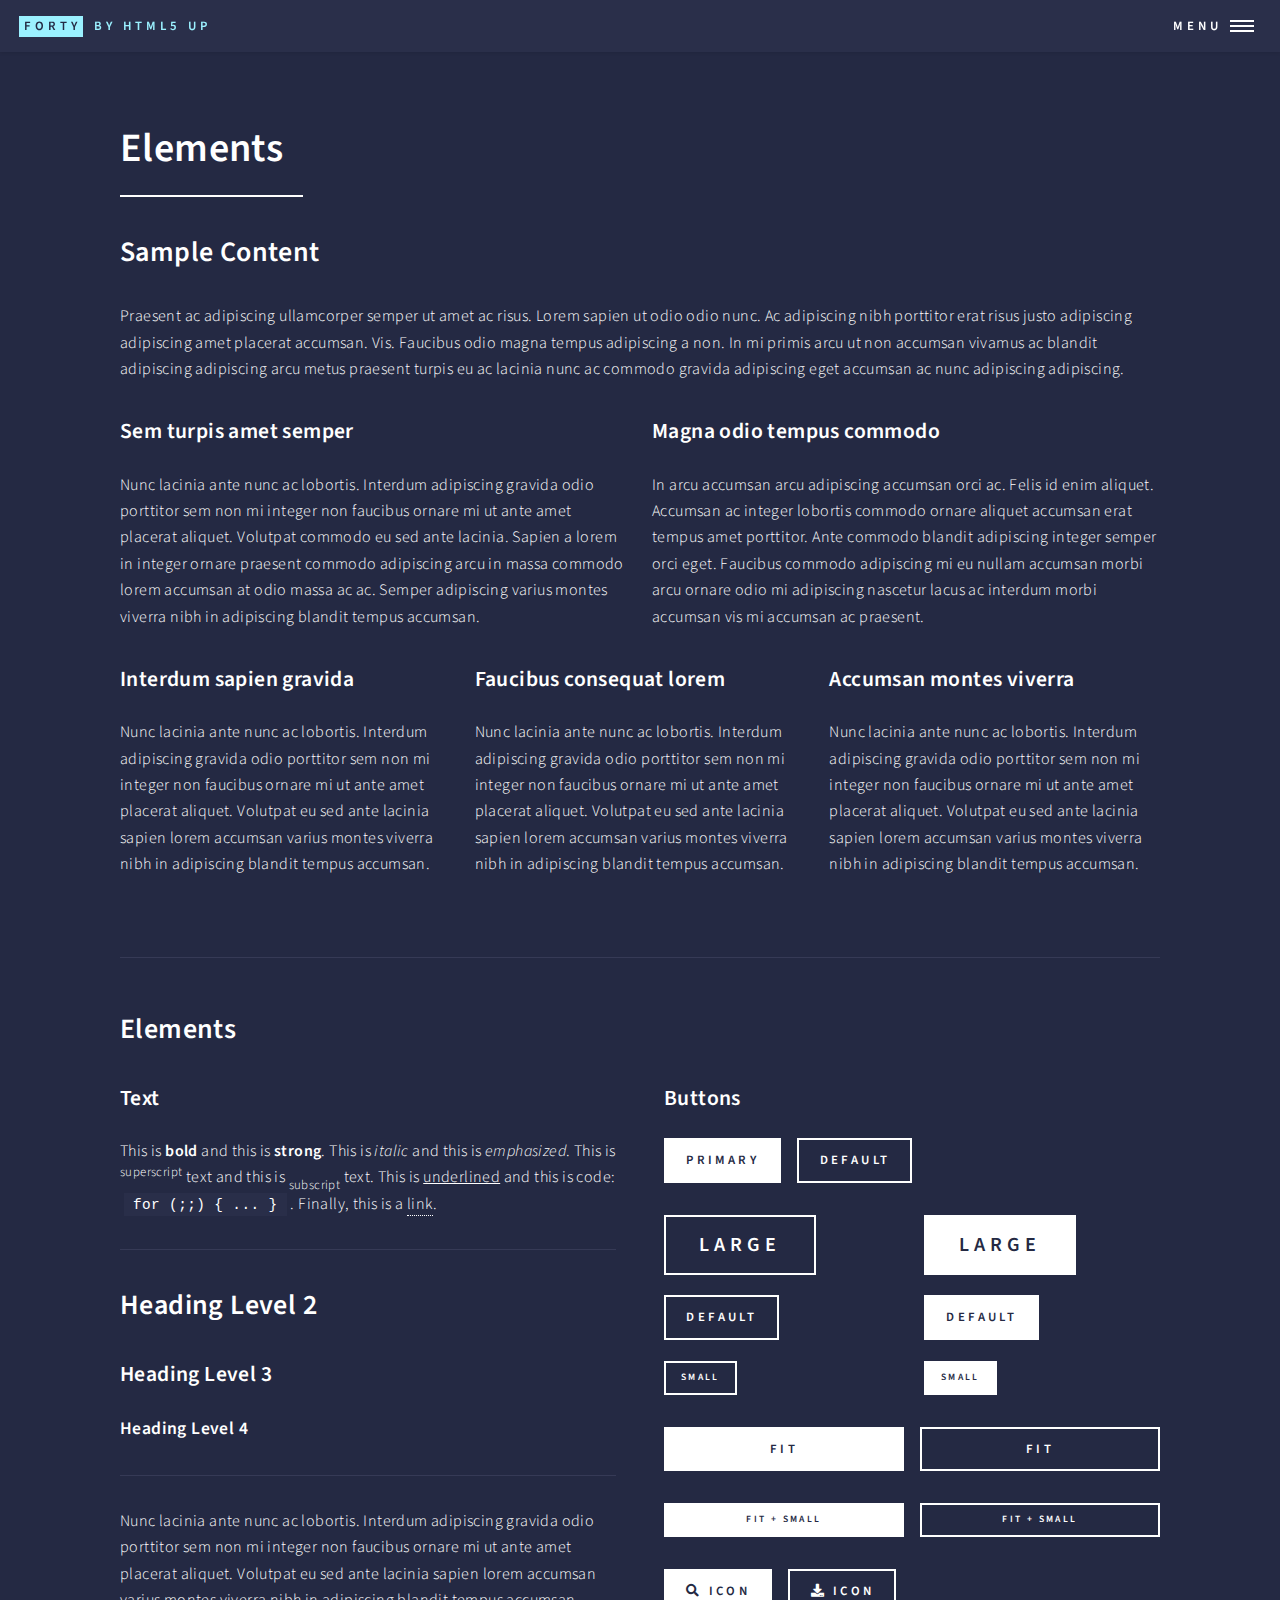
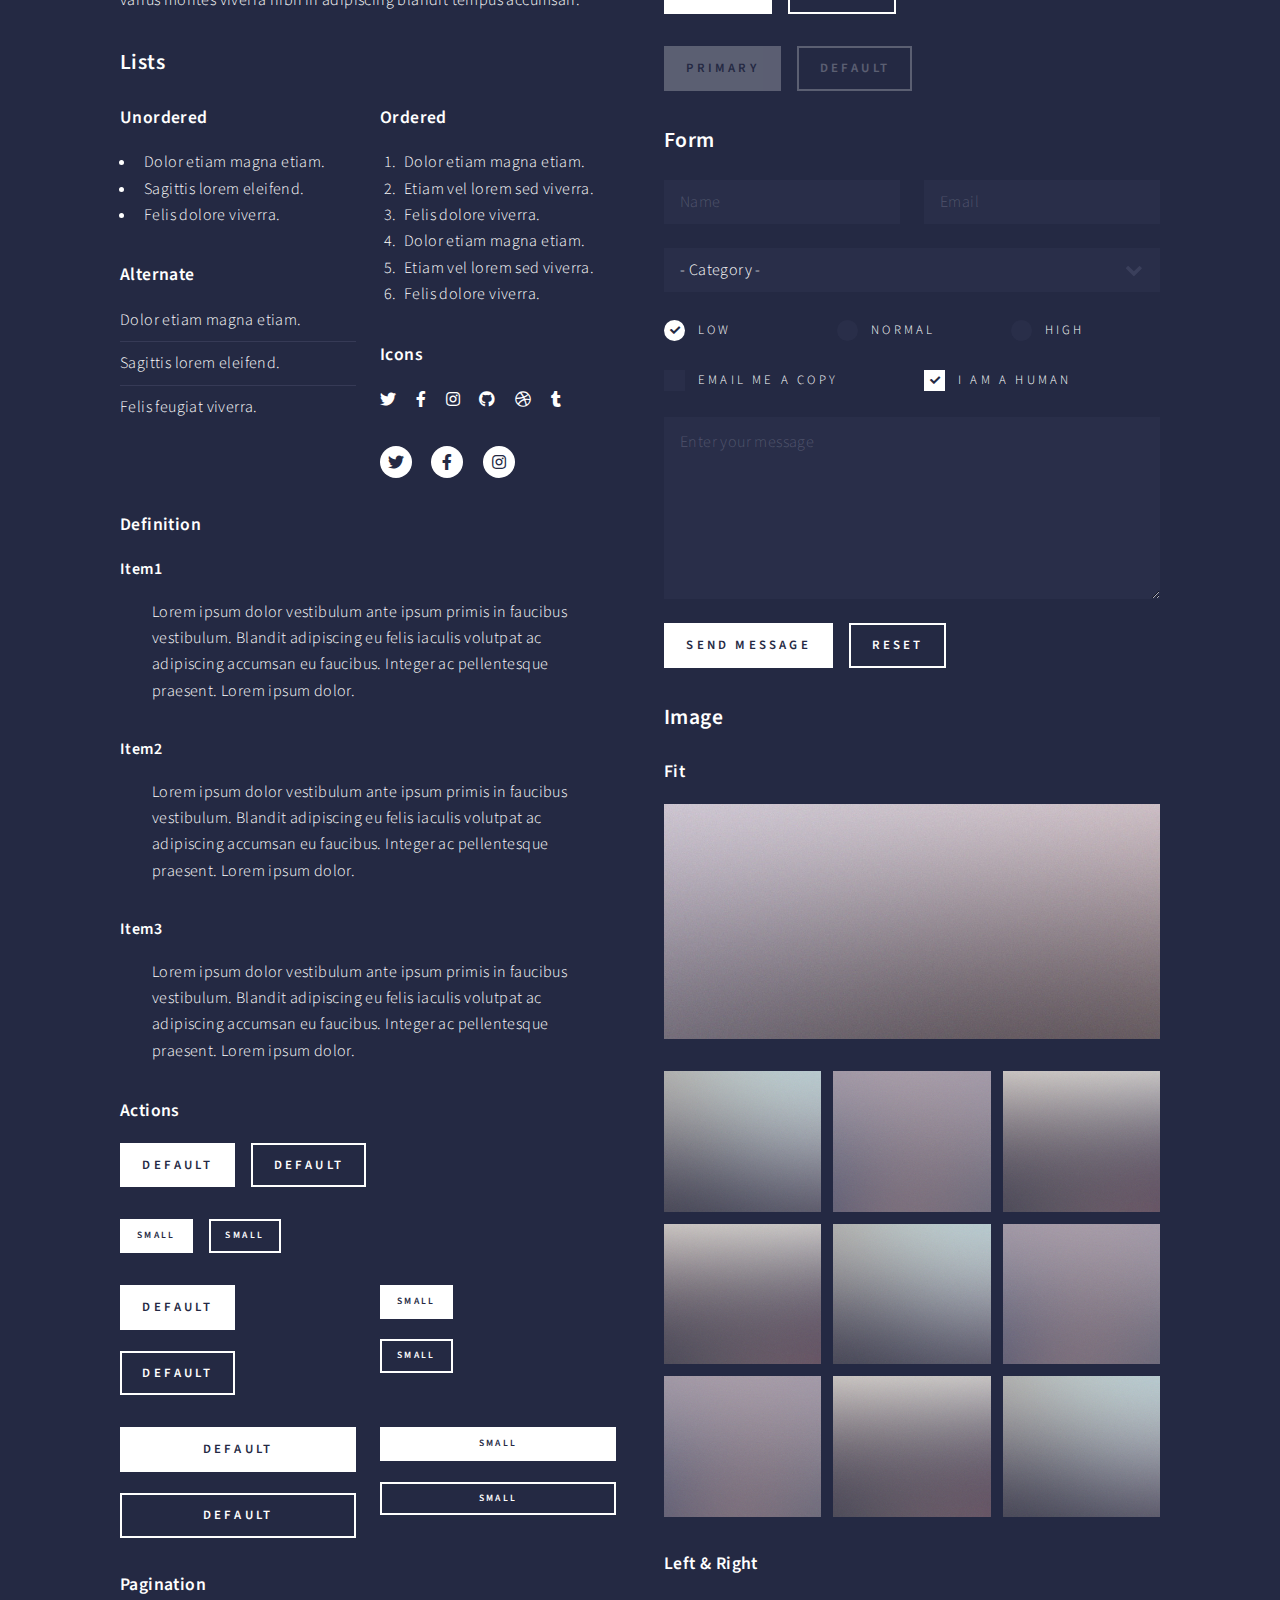
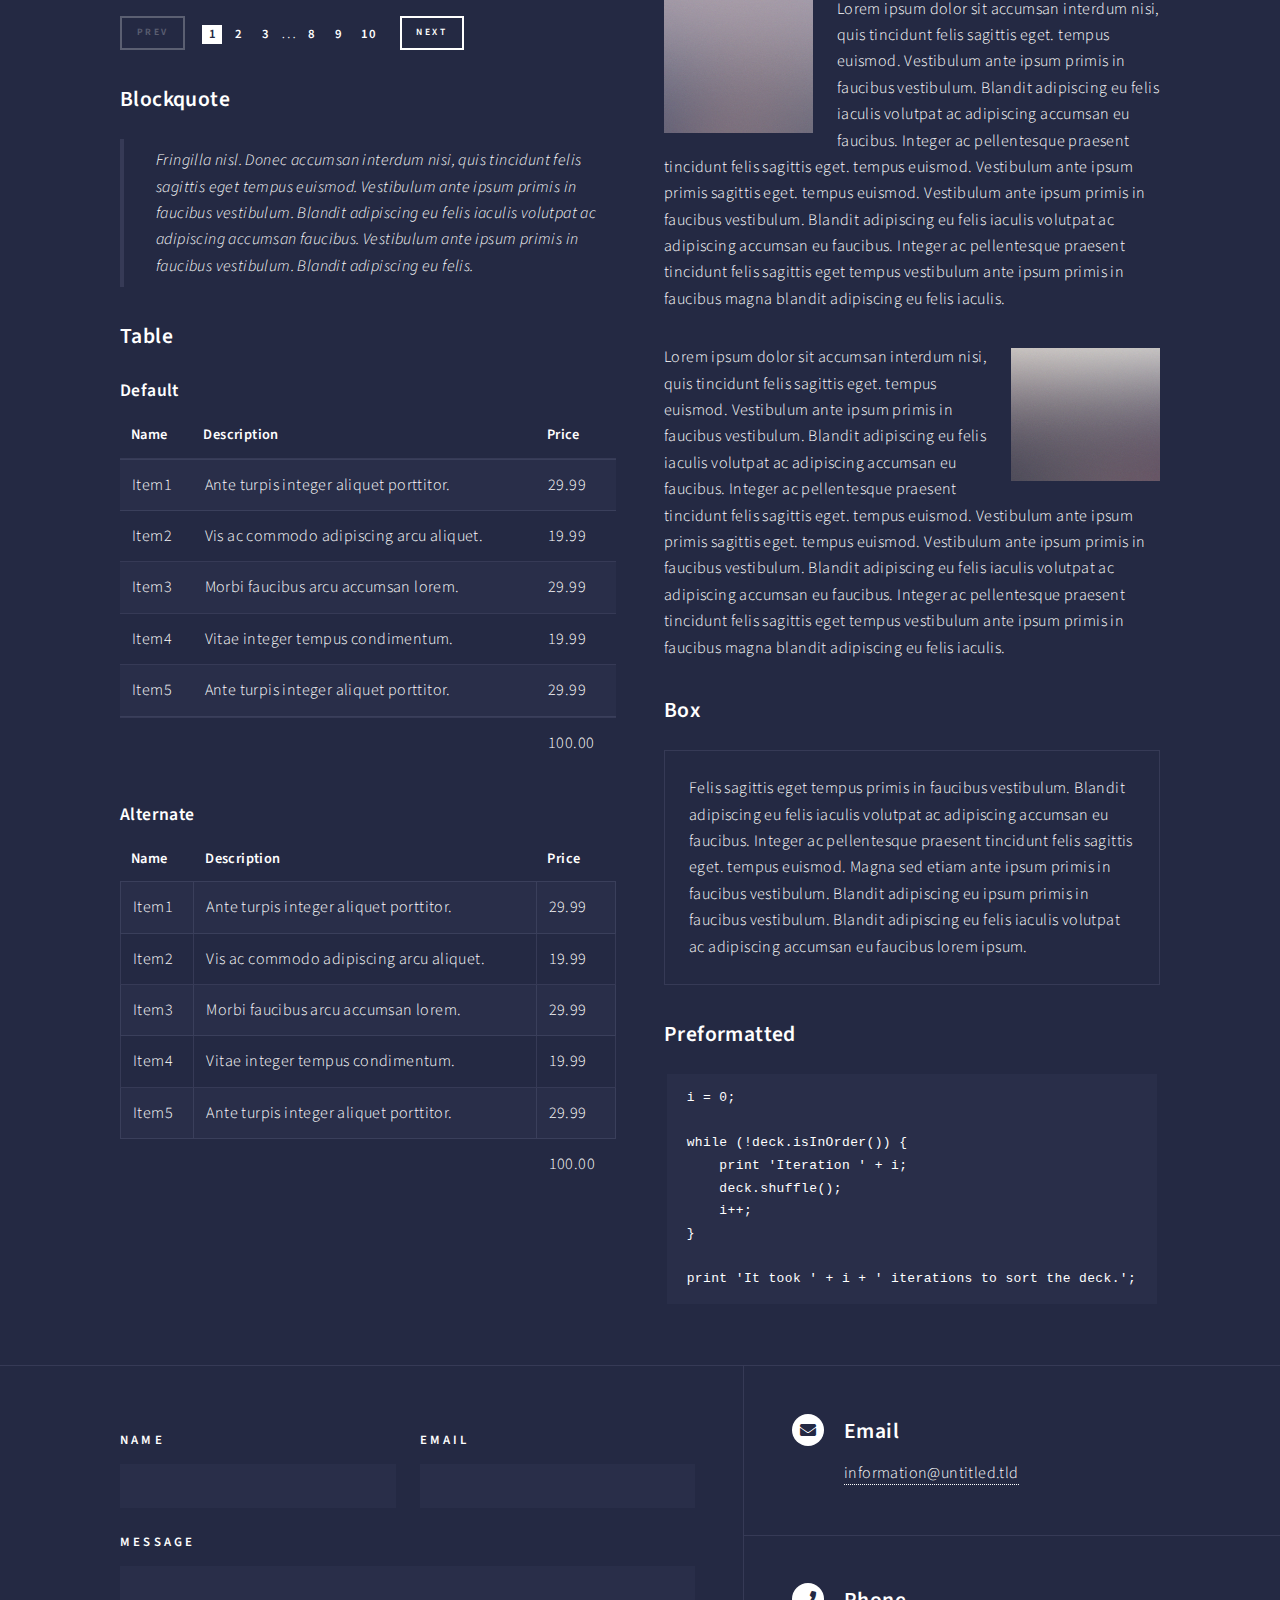
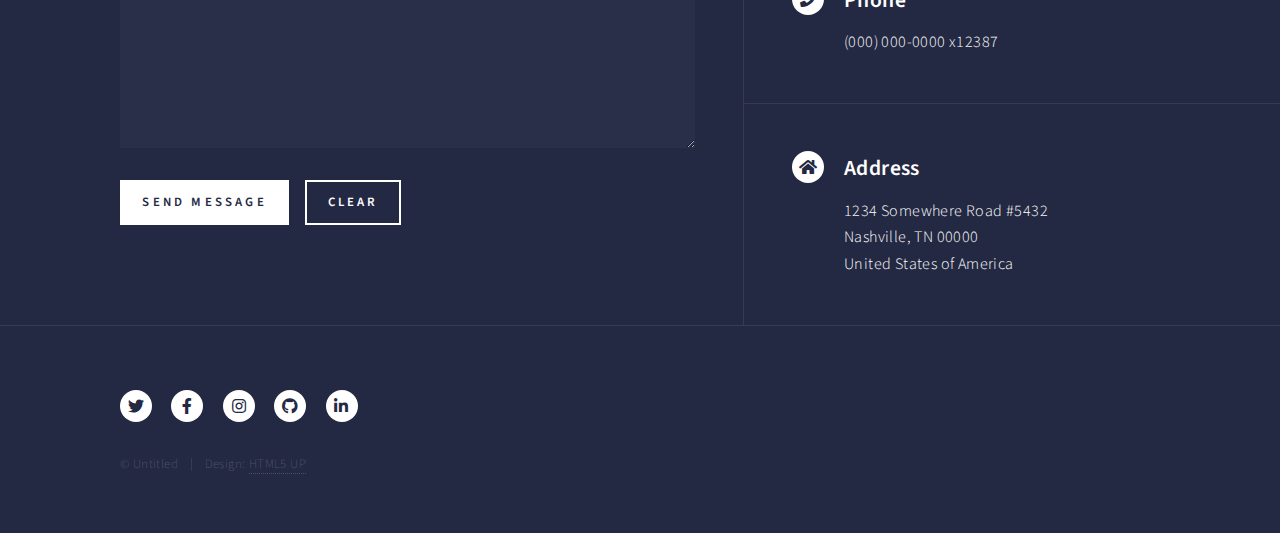
<file: elements.html>
<!DOCTYPE HTML>
<!--
	Forty by HTML5 UP
	html5up.net | @ajlkn
	Free for personal and commercial use under the CCA 3.0 license (html5up.net/license)
-->
<html>
	<head>
		<title>Elements - Forty by HTML5 UP</title>
		<meta charset="utf-8" />
		<meta name="viewport" content="width=device-width, initial-scale=1, user-scalable=no" />
		<link rel="stylesheet" href="assets/css/main.css" />
		<noscript><link rel="stylesheet" href="assets/css/noscript.css" /></noscript>
	</head>
	<body class="is-preload">

		<!-- Wrapper -->
			<div id="wrapper">

				<!-- Header -->
					<header id="header">
						<a href="index.html" class="logo"><strong>Forty</strong> <span>by HTML5 UP</span></a>
						<nav>
							<a href="#menu">Menu</a>
						</nav>
					</header>

				<!-- Menu -->
					<nav id="menu">
						<ul class="links">
							<li><a href="index.html">Home</a></li>
							<li><a href="landing.html">Landing</a></li>
							<li><a href="generic.html">Generic</a></li>
							<li><a href="elements.html">Elements</a></li>
						</ul>
						<ul class="actions stacked">
							<li><a href="#" class="button primary fit">Get Started</a></li>
							<li><a href="#" class="button fit">Log In</a></li>
						</ul>
					</nav>

				<!-- Main -->
					<div id="main" class="alt">

						<!-- One -->
							<section id="one">
								<div class="inner">
									<header class="major">
										<h1>Elements</h1>
									</header>

									<!-- Content -->
										<h2 id="content">Sample Content</h2>
										<p>Praesent ac adipiscing ullamcorper semper ut amet ac risus. Lorem sapien ut odio odio nunc. Ac adipiscing nibh porttitor erat risus justo adipiscing adipiscing amet placerat accumsan. Vis. Faucibus odio magna tempus adipiscing a non. In mi primis arcu ut non accumsan vivamus ac blandit adipiscing adipiscing arcu metus praesent turpis eu ac lacinia nunc ac commodo gravida adipiscing eget accumsan ac nunc adipiscing adipiscing.</p>
										<div class="row">
											<div class="col-6 col-12-small">
												<h3>Sem turpis amet semper</h3>
												<p>Nunc lacinia ante nunc ac lobortis. Interdum adipiscing gravida odio porttitor sem non mi integer non faucibus ornare mi ut ante amet placerat aliquet. Volutpat commodo eu sed ante lacinia. Sapien a lorem in integer ornare praesent commodo adipiscing arcu in massa commodo lorem accumsan at odio massa ac ac. Semper adipiscing varius montes viverra nibh in adipiscing blandit tempus accumsan.</p>
											</div>
											<div class="col-6 col-12-small">
												<h3>Magna odio tempus commodo</h3>
												<p>In arcu accumsan arcu adipiscing accumsan orci ac. Felis id enim aliquet. Accumsan ac integer lobortis commodo ornare aliquet accumsan erat tempus amet porttitor. Ante commodo blandit adipiscing integer semper orci eget. Faucibus commodo adipiscing mi eu nullam accumsan morbi arcu ornare odio mi adipiscing nascetur lacus ac interdum morbi accumsan vis mi accumsan ac praesent.</p>
											</div>
											<!-- Break -->
											<div class="col-4 col-12-medium">
												<h3>Interdum sapien gravida</h3>
												<p>Nunc lacinia ante nunc ac lobortis. Interdum adipiscing gravida odio porttitor sem non mi integer non faucibus ornare mi ut ante amet placerat aliquet. Volutpat eu sed ante lacinia sapien lorem accumsan varius montes viverra nibh in adipiscing blandit tempus accumsan.</p>
											</div>
											<div class="col-4 col-12-medium">
												<h3>Faucibus consequat lorem</h3>
												<p>Nunc lacinia ante nunc ac lobortis. Interdum adipiscing gravida odio porttitor sem non mi integer non faucibus ornare mi ut ante amet placerat aliquet. Volutpat eu sed ante lacinia sapien lorem accumsan varius montes viverra nibh in adipiscing blandit tempus accumsan.</p>
											</div>
											<div class="col-4 col-12-medium">
												<h3>Accumsan montes viverra</h3>
												<p>Nunc lacinia ante nunc ac lobortis. Interdum adipiscing gravida odio porttitor sem non mi integer non faucibus ornare mi ut ante amet placerat aliquet. Volutpat eu sed ante lacinia sapien lorem accumsan varius montes viverra nibh in adipiscing blandit tempus accumsan.</p>
											</div>
										</div>

									<hr class="major" />

									<!-- Elements -->
										<h2 id="elements">Elements</h2>
										<div class="row gtr-200">
											<div class="col-6 col-12-medium">

												<!-- Text stuff -->
													<h3>Text</h3>
													<p>This is <b>bold</b> and this is <strong>strong</strong>. This is <i>italic</i> and this is <em>emphasized</em>.
													This is <sup>superscript</sup> text and this is <sub>subscript</sub> text.
													This is <u>underlined</u> and this is code: <code>for (;;) { ... }</code>.
													Finally, this is a <a href="#">link</a>.</p>
													<hr />
													<h2>Heading Level 2</h2>
													<h3>Heading Level 3</h3>
													<h4>Heading Level 4</h4>
													<hr />
													<p>Nunc lacinia ante nunc ac lobortis. Interdum adipiscing gravida odio porttitor sem non mi integer non faucibus ornare mi ut ante amet placerat aliquet. Volutpat eu sed ante lacinia sapien lorem accumsan varius montes viverra nibh in adipiscing blandit tempus accumsan.</p>

												<!-- Lists -->
													<h3>Lists</h3>
													<div class="row">
														<div class="col-6 col-12-small">

															<h4>Unordered</h4>
															<ul>
																<li>Dolor etiam magna etiam.</li>
																<li>Sagittis lorem eleifend.</li>
																<li>Felis dolore viverra.</li>
															</ul>

															<h4>Alternate</h4>
															<ul class="alt">
																<li>Dolor etiam magna etiam.</li>
																<li>Sagittis lorem eleifend.</li>
																<li>Felis feugiat viverra.</li>
															</ul>

														</div>
														<div class="col-6 col-12-small">

															<h4>Ordered</h4>
															<ol>
																<li>Dolor etiam magna etiam.</li>
																<li>Etiam vel lorem sed viverra.</li>
																<li>Felis dolore viverra.</li>
																<li>Dolor etiam magna etiam.</li>
																<li>Etiam vel lorem sed viverra.</li>
																<li>Felis dolore viverra.</li>
															</ol>

															<h4>Icons</h4>
															<ul class="icons">
																<li><a href="#" class="icon brands fa-twitter"><span class="label">Twitter</span></a></li>
																<li><a href="#" class="icon brands fa-facebook-f"><span class="label">Facebook</span></a></li>
																<li><a href="#" class="icon brands fa-instagram"><span class="label">Instagram</span></a></li>
																<li><a href="#" class="icon brands fa-github"><span class="label">Github</span></a></li>
																<li><a href="#" class="icon brands fa-dribbble"><span class="label">Dribbble</span></a></li>
																<li><a href="#" class="icon brands fa-tumblr"><span class="label">Tumblr</span></a></li>
															</ul>
															<ul class="icons">
																<li><a href="#" class="icon brands alt fa-twitter"><span class="label">Twitter</span></a></li>
																<li><a href="#" class="icon brands alt fa-facebook-f"><span class="label">Facebook</span></a></li>
																<li><a href="#" class="icon brands alt fa-instagram"><span class="label">Instagram</span></a></li>
															</ul>

														</div>
													</div>
													<h4>Definition</h4>
													<dl>
														<dt>Item1</dt>
														<dd>
															<p>Lorem ipsum dolor vestibulum ante ipsum primis in faucibus vestibulum. Blandit adipiscing eu felis iaculis volutpat ac adipiscing accumsan eu faucibus. Integer ac pellentesque praesent. Lorem ipsum dolor.</p>
														</dd>
														<dt>Item2</dt>
														<dd>
															<p>Lorem ipsum dolor vestibulum ante ipsum primis in faucibus vestibulum. Blandit adipiscing eu felis iaculis volutpat ac adipiscing accumsan eu faucibus. Integer ac pellentesque praesent. Lorem ipsum dolor.</p>
														</dd>
														<dt>Item3</dt>
														<dd>
															<p>Lorem ipsum dolor vestibulum ante ipsum primis in faucibus vestibulum. Blandit adipiscing eu felis iaculis volutpat ac adipiscing accumsan eu faucibus. Integer ac pellentesque praesent. Lorem ipsum dolor.</p>
														</dd>
													</dl>

													<h4>Actions</h4>
													<ul class="actions">
														<li><a href="#" class="button primary">Default</a></li>
														<li><a href="#" class="button">Default</a></li>
													</ul>
													<ul class="actions small">
														<li><a href="#" class="button primary small">Small</a></li>
														<li><a href="#" class="button small">Small</a></li>
													</ul>
													<div class="row">
														<div class="col-6 col-12-small">
															<ul class="actions stacked">
																<li><a href="#" class="button primary">Default</a></li>
																<li><a href="#" class="button">Default</a></li>
															</ul>
														</div>
														<div class="col-6 col-12-small">
															<ul class="actions stacked">
																<li><a href="#" class="button primary small">Small</a></li>
																<li><a href="#" class="button small">Small</a></li>
															</ul>
														</div>
														<div class="col-6 col-12-small">
															<ul class="actions stacked">
																<li><a href="#" class="button primary fit">Default</a></li>
																<li><a href="#" class="button fit">Default</a></li>
															</ul>
														</div>
														<div class="col-6 col-12-small">
															<ul class="actions stacked">
																<li><a href="#" class="button primary small fit">Small</a></li>
																<li><a href="#" class="button small fit">Small</a></li>
															</ul>
														</div>
													</div>

													<h4>Pagination</h4>
													<ul class="pagination">
														<li><span class="button small disabled">Prev</span></li>
														<li><a href="#" class="page active">1</a></li>
														<li><a href="#" class="page">2</a></li>
														<li><a href="#" class="page">3</a></li>
														<li><span>&hellip;</span></li>
														<li><a href="#" class="page">8</a></li>
														<li><a href="#" class="page">9</a></li>
														<li><a href="#" class="page">10</a></li>
														<li><a href="#" class="button small">Next</a></li>
													</ul>

												<!-- Blockquote -->
													<h3>Blockquote</h3>
													<blockquote>Fringilla nisl. Donec accumsan interdum nisi, quis tincidunt felis sagittis eget tempus euismod. Vestibulum ante ipsum primis in faucibus vestibulum. Blandit adipiscing eu felis iaculis volutpat ac adipiscing accumsan faucibus. Vestibulum ante ipsum primis in faucibus vestibulum. Blandit adipiscing eu felis.</blockquote>

												<!-- Table -->
													<h3>Table</h3>

													<h4>Default</h4>
													<div class="table-wrapper">
														<table>
															<thead>
																<tr>
																	<th>Name</th>
																	<th>Description</th>
																	<th>Price</th>
																</tr>
															</thead>
															<tbody>
																<tr>
																	<td>Item1</td>
																	<td>Ante turpis integer aliquet porttitor.</td>
																	<td>29.99</td>
																</tr>
																<tr>
																	<td>Item2</td>
																	<td>Vis ac commodo adipiscing arcu aliquet.</td>
																	<td>19.99</td>
																</tr>
																<tr>
																	<td>Item3</td>
																	<td> Morbi faucibus arcu accumsan lorem.</td>
																	<td>29.99</td>
																</tr>
																<tr>
																	<td>Item4</td>
																	<td>Vitae integer tempus condimentum.</td>
																	<td>19.99</td>
																</tr>
																<tr>
																	<td>Item5</td>
																	<td>Ante turpis integer aliquet porttitor.</td>
																	<td>29.99</td>
																</tr>
															</tbody>
															<tfoot>
																<tr>
																	<td colspan="2"></td>
																	<td>100.00</td>
																</tr>
															</tfoot>
														</table>
													</div>

													<h4>Alternate</h4>
													<div class="table-wrapper">
														<table class="alt">
															<thead>
																<tr>
																	<th>Name</th>
																	<th>Description</th>
																	<th>Price</th>
																</tr>
															</thead>
															<tbody>
																<tr>
																	<td>Item1</td>
																	<td>Ante turpis integer aliquet porttitor.</td>
																	<td>29.99</td>
																</tr>
																<tr>
																	<td>Item2</td>
																	<td>Vis ac commodo adipiscing arcu aliquet.</td>
																	<td>19.99</td>
																</tr>
																<tr>
																	<td>Item3</td>
																	<td> Morbi faucibus arcu accumsan lorem.</td>
																	<td>29.99</td>
																</tr>
																<tr>
																	<td>Item4</td>
																	<td>Vitae integer tempus condimentum.</td>
																	<td>19.99</td>
																</tr>
																<tr>
																	<td>Item5</td>
																	<td>Ante turpis integer aliquet porttitor.</td>
																	<td>29.99</td>
																</tr>
															</tbody>
															<tfoot>
																<tr>
																	<td colspan="2"></td>
																	<td>100.00</td>
																</tr>
															</tfoot>
														</table>
													</div>

											</div>
											<div class="col-6 col-12-medium">

												<!-- Buttons -->
													<h3>Buttons</h3>
													<ul class="actions">
														<li><a href="#" class="button primary">Primary</a></li>
														<li><a href="#" class="button">Default</a></li>
													</ul>
													<div class="row">
														<div class="col-6 col-12-xsmall">
															<ul class="actions stacked">
																<li><a href="#" class="button large">Large</a></li>
																<li><a href="#" class="button">Default</a></li>
																<li><a href="#" class="button small">Small</a></li>
															</ul>
														</div>
														<div class="col-6 col-12-xsmall">
															<ul class="actions stacked">
																<li><a href="#" class="button primary large">Large</a></li>
																<li><a href="#" class="button primary">Default</a></li>
																<li><a href="#" class="button primary small">Small</a></li>
															</ul>
														</div>
													</div>
													<ul class="actions fit">
														<li><a href="#" class="button primary fit">Fit</a></li>
														<li><a href="#" class="button fit">Fit</a></li>
													</ul>
													<ul class="actions fit small">
														<li><a href="#" class="button primary fit small">Fit + Small</a></li>
														<li><a href="#" class="button fit small">Fit + Small</a></li>
													</ul>
													<ul class="actions">
														<li><a href="#" class="button primary icon solid fa-search">Icon</a></li>
														<li><a href="#" class="button icon solid fa-download">Icon</a></li>
													</ul>
													<ul class="actions">
														<li><span class="button primary disabled">Primary</span></li>
														<li><span class="button disabled">Default</span></li>
													</ul>

												<!-- Form -->
													<h3>Form</h3>

													<form method="post" action="#">
														<div class="row gtr-uniform">
															<div class="col-6 col-12-xsmall">
																<input type="text" name="demo-name" id="demo-name" value="" placeholder="Name" />
															</div>
															<div class="col-6 col-12-xsmall">
																<input type="email" name="demo-email" id="demo-email" value="" placeholder="Email" />
															</div>
															<!-- Break -->
															<div class="col-12">
																<select name="demo-category" id="demo-category">
																	<option value="">- Category -</option>
																	<option value="1">Manufacturing</option>
																	<option value="1">Shipping</option>
																	<option value="1">Administration</option>
																	<option value="1">Human Resources</option>
																</select>
															</div>
															<!-- Break -->
															<div class="col-4 col-12-small">
																<input type="radio" id="demo-priority-low" name="demo-priority" checked>
																<label for="demo-priority-low">Low</label>
															</div>
															<div class="col-4 col-12-small">
																<input type="radio" id="demo-priority-normal" name="demo-priority">
																<label for="demo-priority-normal">Normal</label>
															</div>
															<div class="col-4 col-12-small">
																<input type="radio" id="demo-priority-high" name="demo-priority">
																<label for="demo-priority-high">High</label>
															</div>
															<!-- Break -->
															<div class="col-6 col-12-small">
																<input type="checkbox" id="demo-copy" name="demo-copy">
																<label for="demo-copy">Email me a copy</label>
															</div>
															<div class="col-6 col-12-small">
																<input type="checkbox" id="demo-human" name="demo-human" checked>
																<label for="demo-human">I am a human</label>
															</div>
															<!-- Break -->
															<div class="col-12">
																<textarea name="demo-message" id="demo-message" placeholder="Enter your message" rows="6"></textarea>
															</div>
															<!-- Break -->
															<div class="col-12">
																<ul class="actions">
																	<li><input type="submit" value="Send Message" class="primary" /></li>
																	<li><input type="reset" value="Reset" /></li>
																</ul>
															</div>
														</div>
													</form>

												<!-- Image -->
													<h3>Image</h3>

													<h4>Fit</h4>
													<span class="image fit"><img src="images/pic03.jpg" alt="" /></span>
													<div class="box alt">
														<div class="row gtr-50 gtr-uniform">
															<div class="col-4"><span class="image fit"><img src="images/pic08.jpg" alt="" /></span></div>
															<div class="col-4"><span class="image fit"><img src="images/pic09.jpg" alt="" /></span></div>
															<div class="col-4"><span class="image fit"><img src="images/pic10.jpg" alt="" /></span></div>
															<!-- Break -->
															<div class="col-4"><span class="image fit"><img src="images/pic10.jpg" alt="" /></span></div>
															<div class="col-4"><span class="image fit"><img src="images/pic08.jpg" alt="" /></span></div>
															<div class="col-4"><span class="image fit"><img src="images/pic09.jpg" alt="" /></span></div>
															<!-- Break -->
															<div class="col-4"><span class="image fit"><img src="images/pic09.jpg" alt="" /></span></div>
															<div class="col-4"><span class="image fit"><img src="images/pic10.jpg" alt="" /></span></div>
															<div class="col-4"><span class="image fit"><img src="images/pic08.jpg" alt="" /></span></div>
														</div>
													</div>

													<h4>Left &amp; Right</h4>
													<p><span class="image left"><img src="images/pic09.jpg" alt="" /></span>Lorem ipsum dolor sit accumsan interdum nisi, quis tincidunt felis sagittis eget. tempus euismod. Vestibulum ante ipsum primis in faucibus vestibulum. Blandit adipiscing eu felis iaculis volutpat ac adipiscing accumsan eu faucibus. Integer ac pellentesque praesent tincidunt felis sagittis eget. tempus euismod. Vestibulum ante ipsum primis sagittis eget. tempus euismod. Vestibulum ante ipsum primis in faucibus vestibulum. Blandit adipiscing eu felis iaculis volutpat ac adipiscing accumsan eu faucibus. Integer ac pellentesque praesent tincidunt felis sagittis eget tempus vestibulum ante ipsum primis in faucibus magna blandit adipiscing eu felis iaculis.</p>
													<p><span class="image right"><img src="images/pic10.jpg" alt="" /></span>Lorem ipsum dolor sit accumsan interdum nisi, quis tincidunt felis sagittis eget. tempus euismod. Vestibulum ante ipsum primis in faucibus vestibulum. Blandit adipiscing eu felis iaculis volutpat ac adipiscing accumsan eu faucibus. Integer ac pellentesque praesent tincidunt felis sagittis eget. tempus euismod. Vestibulum ante ipsum primis sagittis eget. tempus euismod. Vestibulum ante ipsum primis in faucibus vestibulum. Blandit adipiscing eu felis iaculis volutpat ac adipiscing accumsan eu faucibus. Integer ac pellentesque praesent tincidunt felis sagittis eget tempus vestibulum ante ipsum primis in faucibus magna blandit adipiscing eu felis iaculis.</p>

												<!-- Box -->
													<h3>Box</h3>
													<div class="box">
														<p>Felis sagittis eget tempus primis in faucibus vestibulum. Blandit adipiscing eu felis iaculis volutpat ac adipiscing accumsan eu faucibus. Integer ac pellentesque praesent tincidunt felis sagittis eget. tempus euismod. Magna sed etiam ante ipsum primis in faucibus vestibulum. Blandit adipiscing eu ipsum primis in faucibus vestibulum. Blandit adipiscing eu felis iaculis volutpat ac adipiscing accumsan eu faucibus lorem ipsum.</p>
													</div>

												<!-- Preformatted Code -->
													<h3>Preformatted</h3>
													<pre><code>i = 0;

while (!deck.isInOrder()) {
    print 'Iteration ' + i;
    deck.shuffle();
    i++;
}

print 'It took ' + i + ' iterations to sort the deck.';
</code></pre>

											</div>
										</div>

								</div>
							</section>

					</div>

				<!-- Contact -->
					<section id="contact">
						<div class="inner">
							<section>
								<form method="post" action="#">
									<div class="fields">
										<div class="field half">
											<label for="name">Name</label>
											<input type="text" name="name" id="name" />
										</div>
										<div class="field half">
											<label for="email">Email</label>
											<input type="text" name="email" id="email" />
										</div>
										<div class="field">
											<label for="message">Message</label>
											<textarea name="message" id="message" rows="6"></textarea>
										</div>
									</div>
									<ul class="actions">
										<li><input type="submit" value="Send Message" class="primary" /></li>
										<li><input type="reset" value="Clear" /></li>
									</ul>
								</form>
							</section>
							<section class="split">
								<section>
									<div class="contact-method">
										<span class="icon solid alt fa-envelope"></span>
										<h3>Email</h3>
										<a href="#">information@untitled.tld</a>
									</div>
								</section>
								<section>
									<div class="contact-method">
										<span class="icon solid alt fa-phone"></span>
										<h3>Phone</h3>
										<span>(000) 000-0000 x12387</span>
									</div>
								</section>
								<section>
									<div class="contact-method">
										<span class="icon solid alt fa-home"></span>
										<h3>Address</h3>
										<span>1234 Somewhere Road #5432<br />
										Nashville, TN 00000<br />
										United States of America</span>
									</div>
								</section>
							</section>
						</div>
					</section>

				<!-- Footer -->
					<footer id="footer">
						<div class="inner">
							<ul class="icons">
								<li><a href="#" class="icon brands alt fa-twitter"><span class="label">Twitter</span></a></li>
								<li><a href="#" class="icon brands alt fa-facebook-f"><span class="label">Facebook</span></a></li>
								<li><a href="#" class="icon brands alt fa-instagram"><span class="label">Instagram</span></a></li>
								<li><a href="#" class="icon brands alt fa-github"><span class="label">GitHub</span></a></li>
								<li><a href="#" class="icon brands alt fa-linkedin-in"><span class="label">LinkedIn</span></a></li>
							</ul>
							<ul class="copyright">
								<li>&copy; Untitled</li><li>Design: <a href="https://html5up.net">HTML5 UP</a></li>
							</ul>
						</div>
					</footer>

			</div>

		<!-- Scripts -->
			<script src="assets/js/jquery.min.js"></script>
			<script src="assets/js/jquery.scrolly.min.js"></script>
			<script src="assets/js/jquery.scrollex.min.js"></script>
			<script src="assets/js/browser.min.js"></script>
			<script src="assets/js/breakpoints.min.js"></script>
			<script src="assets/js/util.js"></script>
			<script src="assets/js/main.js"></script>

	</body>
</html>
</file>
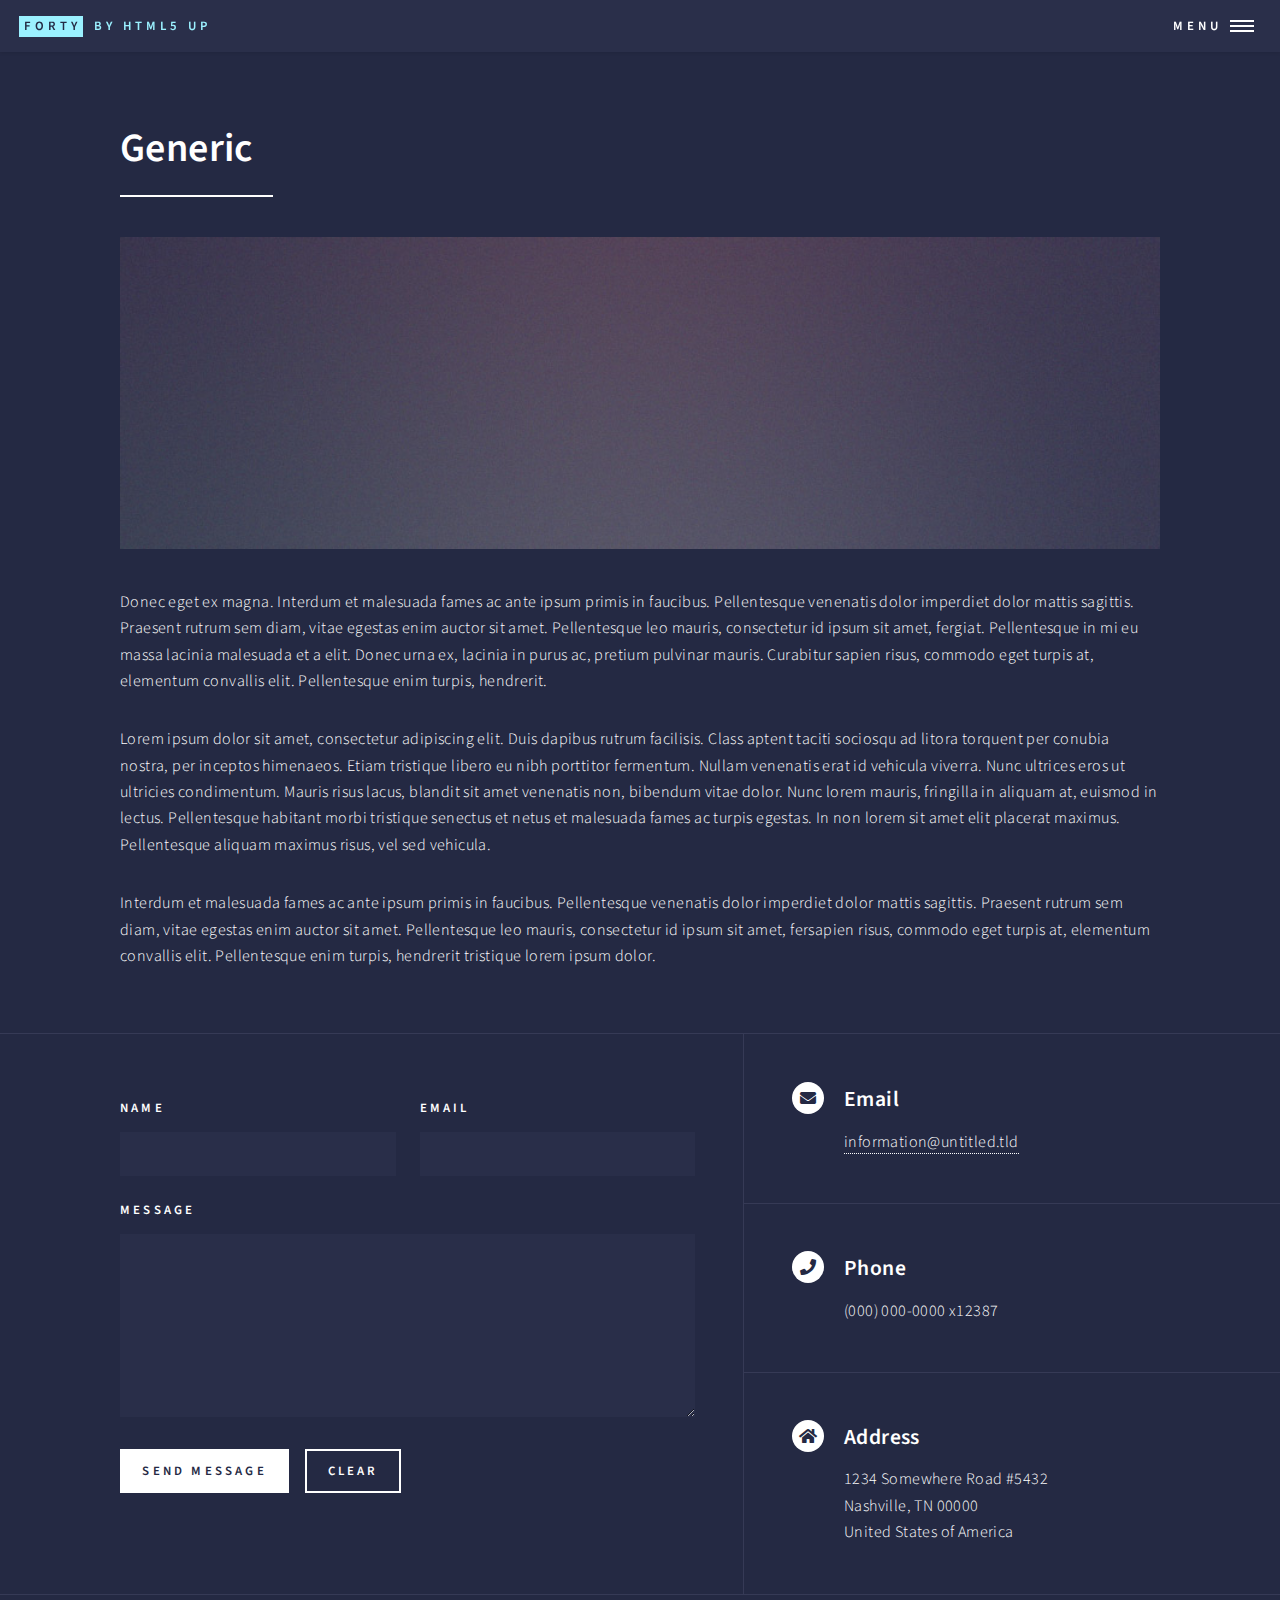
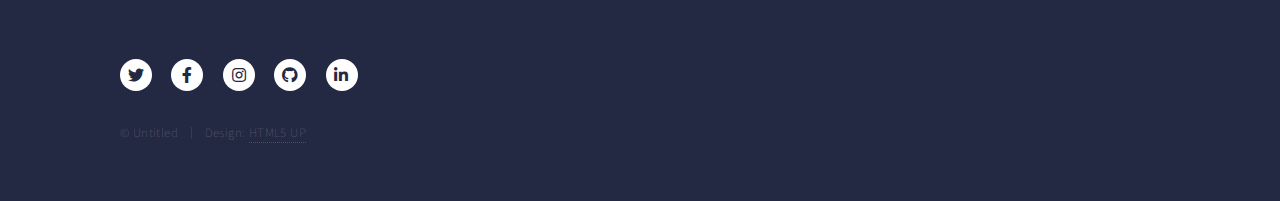
<file: generic.html>
<!DOCTYPE HTML>
<!--
	Forty by HTML5 UP
	html5up.net | @ajlkn
	Free for personal and commercial use under the CCA 3.0 license (html5up.net/license)
-->
<html>
	<head>
		<title>Generic - Forty by HTML5 UP</title>
		<meta charset="utf-8" />
		<meta name="viewport" content="width=device-width, initial-scale=1, user-scalable=no" />
		<link rel="stylesheet" href="assets/css/main.css" />
		<noscript><link rel="stylesheet" href="assets/css/noscript.css" /></noscript>
	</head>
	<body class="is-preload">

		<!-- Wrapper -->
			<div id="wrapper">

				<!-- Header -->
					<header id="header">
						<a href="index.html" class="logo"><strong>Forty</strong> <span>by HTML5 UP</span></a>
						<nav>
							<a href="#menu">Menu</a>
						</nav>
					</header>

				<!-- Menu -->
					<nav id="menu">
						<ul class="links">
							<li><a href="index.html">Home</a></li>
							<li><a href="landing.html">Landing</a></li>
							<li><a href="generic.html">Generic</a></li>
							<li><a href="elements.html">Elements</a></li>
						</ul>
						<ul class="actions stacked">
							<li><a href="#" class="button primary fit">Get Started</a></li>
							<li><a href="#" class="button fit">Log In</a></li>
						</ul>
					</nav>

				<!-- Main -->
					<div id="main" class="alt">

						<!-- One -->
							<section id="one">
								<div class="inner">
									<header class="major">
										<h1>Generic</h1>
									</header>
									<span class="image main"><img src="images/pic11.jpg" alt="" /></span>
									<p>Donec eget ex magna. Interdum et malesuada fames ac ante ipsum primis in faucibus. Pellentesque venenatis dolor imperdiet dolor mattis sagittis. Praesent rutrum sem diam, vitae egestas enim auctor sit amet. Pellentesque leo mauris, consectetur id ipsum sit amet, fergiat. Pellentesque in mi eu massa lacinia malesuada et a elit. Donec urna ex, lacinia in purus ac, pretium pulvinar mauris. Curabitur sapien risus, commodo eget turpis at, elementum convallis elit. Pellentesque enim turpis, hendrerit.</p>
									<p>Lorem ipsum dolor sit amet, consectetur adipiscing elit. Duis dapibus rutrum facilisis. Class aptent taciti sociosqu ad litora torquent per conubia nostra, per inceptos himenaeos. Etiam tristique libero eu nibh porttitor fermentum. Nullam venenatis erat id vehicula viverra. Nunc ultrices eros ut ultricies condimentum. Mauris risus lacus, blandit sit amet venenatis non, bibendum vitae dolor. Nunc lorem mauris, fringilla in aliquam at, euismod in lectus. Pellentesque habitant morbi tristique senectus et netus et malesuada fames ac turpis egestas. In non lorem sit amet elit placerat maximus. Pellentesque aliquam maximus risus, vel sed vehicula.</p>
									<p>Interdum et malesuada fames ac ante ipsum primis in faucibus. Pellentesque venenatis dolor imperdiet dolor mattis sagittis. Praesent rutrum sem diam, vitae egestas enim auctor sit amet. Pellentesque leo mauris, consectetur id ipsum sit amet, fersapien risus, commodo eget turpis at, elementum convallis elit. Pellentesque enim turpis, hendrerit tristique lorem ipsum dolor.</p>
								</div>
							</section>

					</div>

				<!-- Contact -->
					<section id="contact">
						<div class="inner">
							<section>
								<form method="post" action="#">
									<div class="fields">
										<div class="field half">
											<label for="name">Name</label>
											<input type="text" name="name" id="name" />
										</div>
										<div class="field half">
											<label for="email">Email</label>
											<input type="text" name="email" id="email" />
										</div>
										<div class="field">
											<label for="message">Message</label>
											<textarea name="message" id="message" rows="6"></textarea>
										</div>
									</div>
									<ul class="actions">
										<li><input type="submit" value="Send Message" class="primary" /></li>
										<li><input type="reset" value="Clear" /></li>
									</ul>
								</form>
							</section>
							<section class="split">
								<section>
									<div class="contact-method">
										<span class="icon solid alt fa-envelope"></span>
										<h3>Email</h3>
										<a href="#">information@untitled.tld</a>
									</div>
								</section>
								<section>
									<div class="contact-method">
										<span class="icon solid alt fa-phone"></span>
										<h3>Phone</h3>
										<span>(000) 000-0000 x12387</span>
									</div>
								</section>
								<section>
									<div class="contact-method">
										<span class="icon solid alt fa-home"></span>
										<h3>Address</h3>
										<span>1234 Somewhere Road #5432<br />
										Nashville, TN 00000<br />
										United States of America</span>
									</div>
								</section>
							</section>
						</div>
					</section>

				<!-- Footer -->
					<footer id="footer">
						<div class="inner">
							<ul class="icons">
								<li><a href="#" class="icon brands alt fa-twitter"><span class="label">Twitter</span></a></li>
								<li><a href="#" class="icon brands alt fa-facebook-f"><span class="label">Facebook</span></a></li>
								<li><a href="#" class="icon brands alt fa-instagram"><span class="label">Instagram</span></a></li>
								<li><a href="#" class="icon brands alt fa-github"><span class="label">GitHub</span></a></li>
								<li><a href="#" class="icon brands alt fa-linkedin-in"><span class="label">LinkedIn</span></a></li>
							</ul>
							<ul class="copyright">
								<li>&copy; Untitled</li><li>Design: <a href="https://html5up.net">HTML5 UP</a></li>
							</ul>
						</div>
					</footer>

			</div>

		<!-- Scripts -->
			<script src="assets/js/jquery.min.js"></script>
			<script src="assets/js/jquery.scrolly.min.js"></script>
			<script src="assets/js/jquery.scrollex.min.js"></script>
			<script src="assets/js/browser.min.js"></script>
			<script src="assets/js/breakpoints.min.js"></script>
			<script src="assets/js/util.js"></script>
			<script src="assets/js/main.js"></script>

	</body>
</html>
</file>
<file: projects.html>
<!DOCTYPE html>
<html lang="en">

<head>
    <meta charset="UTF-8">
    <meta name="viewport" content="width=device-width, initial-scale=1.0">
    <title>Projects & Skills - Obidur Rahman</title>
    <link rel="icon"
        href="data:image/svg+xml,<svg xmlns=%22http://www.w3.org/2000/svg%22 viewBox=%220 0 100 100%22><text y=%22.9em%22 font-size=%2290%22>‍💻</text></svg>">
    <meta name="description" content="Explore my machine learning projects, technical skills, and development work.">
    <link
        href="https://fonts.googleapis.com/css2?family=Inter:wght@300;400;500;600;700;800;900&family=JetBrains+Mono:wght@300;400;500;600;700;800&display=swap"
        rel="stylesheet">
    <style>
        * {
            margin: 0;
            padding: 0;
            box-sizing: border-box;
        }

        :root {
            --bg-primary: #0a0a0a;
            --bg-secondary: #111111;
            --bg-tertiary: #1a1a1a;
            --bg-card: #151515;
            --text-primary: #ffffff;
            --text-secondary: #b8b8b8;
            --text-muted: #888888;
            --border-color: #333333;
            --border-subtle: #252525;
            --accent-primary: #00ff88;
            --accent-secondary: #0088ff;
            --accent-tertiary: #ff8800;
            --accent-quaternary: #ff0088;
            --accent-glow: rgba(0, 255, 136, 0.2);
            --header-bg: rgba(10, 10, 10, 0.85);
            --glass-bg: rgba(255, 255, 255, 0.05);
            --glass-border: rgba(255, 255, 255, 0.1);
        }

        /* Enhanced Loading Animation */
        .loader {
            position: fixed;
            top: 0;
            left: 0;
            width: 100%;
            height: 100%;
            background: var(--bg-primary);
            display: flex;
            flex-direction: column;
            justify-content: center;
            align-items: center;
            z-index: 9999;
            transition: opacity 0.8s ease;
        }

        .loader.fade-out {
            opacity: 0;
            pointer-events: none;
        }

        .loader-text {
            font-family: 'JetBrains Mono', monospace;
            font-size: 1.2rem;
            font-weight: 600;
            color: var(--text-primary);
            margin-bottom: 30px;
            letter-spacing: 0.1em;
            animation: pulse 2s ease-in-out infinite;
        }

        @keyframes pulse {

            0%,
            100% {
                opacity: 1;
            }

            50% {
                opacity: 0.7;
            }
        }

        .loader-bar {
            width: 240px;
            height: 3px;
            background: var(--border-color);
            position: relative;
            overflow: hidden;
            border-radius: 3px;
        }

        .loader-progress {
            height: 100%;
            background: linear-gradient(90deg, var(--accent-primary), var(--accent-secondary));
            width: 0%;
            animation: loading 2.5s cubic-bezier(0.25, 0.46, 0.45, 0.94);
            border-radius: 3px;
        }

        @keyframes loading {
            0% {
                width: 0%;
            }

            100% {
                width: 100%;
            }
        }

        /* Global styles */
        body {
            font-family: 'Inter', -apple-system, BlinkMacSystemFont, sans-serif;
            background: var(--bg-primary);
            color: var(--text-primary);
            overflow-x: hidden;
            line-height: 1.6;
            transition: all 0.3s ease;
            position: relative;
        }

        /* Animated background gradient */
        body::before {
            content: '';
            position: fixed;
            top: 0;
            left: 0;
            width: 100%;
            height: 100%;
            background:
                radial-gradient(circle at 20% 20%, rgba(0, 255, 136, 0.03) 0%, transparent 50%),
                radial-gradient(circle at 80% 80%, rgba(0, 136, 255, 0.03) 0%, transparent 50%),
                radial-gradient(circle at 40% 90%, rgba(255, 0, 136, 0.02) 0%, transparent 50%);
            pointer-events: none;
            z-index: -1;
            animation: gradientShift 20s ease-in-out infinite;
        }

        @keyframes gradientShift {

            0%,
            100% {
                opacity: 1;
            }

            50% {
                opacity: 0.7;
            }
        }

        /* Header */
        .header {
            position: fixed;
            top: 0;
            left: 0;
            right: 0;
            z-index: 1000;
            background: var(--header-bg);
            backdrop-filter: blur(24px);
            -webkit-backdrop-filter: blur(24px);
            padding: 0 40px;
            height: 80px;
            display: flex;
            justify-content: space-between;
            align-items: center;
            border-bottom: 1px solid var(--border-subtle);
            transition: all 0.4s cubic-bezier(0.25, 0.46, 0.45, 0.94);
        }

        .header::before {
            content: '';
            position: absolute;
            top: 0;
            left: 0;
            right: 0;
            height: 1px;
            background: linear-gradient(90deg, transparent, var(--accent-primary), transparent);
            opacity: 0.5;
        }

        .logo {
            font-family: 'JetBrains Mono', monospace;
            padding: 12px 20px;
            border: 1px solid var(--border-color);
            text-decoration: none;
            font-size: 14px;
            font-weight: 700;
            text-transform: uppercase;
            letter-spacing: 0.15em;
            transition: all 0.4s cubic-bezier(0.25, 0.46, 0.45, 0.94);
            cursor: pointer;
            background: var(--text-primary);
            color: var(--bg-primary);
            border-radius: 2px;
            position: relative;
            overflow: hidden;
        }

        .logo::before {
            content: '';
            position: absolute;
            top: 0;
            left: -100%;
            width: 100%;
            height: 100%;
            background: linear-gradient(90deg, transparent, rgba(255, 255, 255, 0.2), transparent);
            transition: left 0.6s ease;
        }

        .logo:hover::before {
            left: 100%;
        }

        .logo:hover {
            background: transparent;
            color: var(--text-primary);
            border-color: var(--accent-primary);
            box-shadow: 0 0 20px var(--accent-glow);
        }

        .nav-links {
            display: flex;
            gap: 20px;
            align-items: center;
        }

        .btn {
            padding: 12px 20px;
            border: 1px solid var(--border-color);
            background: var(--glass-bg);
            color: var(--text-secondary);
            text-decoration: none;
            font-size: 12px;
            font-weight: 500;
            text-transform: uppercase;
            letter-spacing: 0.1em;
            transition: all 0.4s cubic-bezier(0.25, 0.46, 0.45, 0.94);
            cursor: pointer;
            border-radius: 2px;
            backdrop-filter: blur(10px);
            position: relative;
            overflow: hidden;
        }

        .btn::before {
            content: '';
            position: absolute;
            top: 0;
            left: -100%;
            width: 100%;
            height: 100%;
            background: linear-gradient(90deg, transparent, var(--accent-primary), transparent);
            opacity: 0;
            transition: all 0.6s ease;
        }

        .btn:hover::before {
            left: 100%;
            opacity: 0.1;
        }

        .btn:hover {
            background: var(--text-primary);
            color: var(--bg-primary);
            border-color: var(--text-primary);
            transform: translateY(-1px);
            box-shadow: 0 8px 25px rgba(255, 255, 255, 0.1);
        }

        .btn-primary {
            background: var(--text-primary);
            color: var(--bg-primary);
            border-color: var(--text-primary);
        }

        .btn-primary:hover {
            background: transparent;
            color: var(--text-primary);
            border-color: var(--accent-primary);
            box-shadow: 0 0 20px var(--accent-glow);
        }

        /* Main Container */
        .main-container {
            padding: 50px;
            max-width: 100vw;
            margin: 80px auto 0 auto;
            min-height: calc(100vh - 160px);
        }

        /* Section styling */
        .section {
            margin-bottom: 80px;
        }

        .section-title {
            font-family: 'JetBrains Mono', monospace;
            font-size: 12px;
            font-weight: 700;
            color: var(--text-muted);
            text-transform: uppercase;
            letter-spacing: 0.2em;
            margin-bottom: 40px;
            position: relative;
            padding-left: 25px;
        }

        .section-title::before {
            content: '';
            position: absolute;
            left: 0;
            top: 50%;
            transform: translateY(-50%);
            width: 15px;
            height: 1px;
            background: var(--accent-primary);
            opacity: 0.6;
        }

        /* Grid layouts */
        .main-grid {
            display: grid;
            grid-template-columns: repeat(auto-fit, minmax(350px, 1fr));
            gap: 3px;
            margin-bottom: 40px;
        }

        /* Inner grid for revealed projects */
        .projects-grid {
            display: grid;
            grid-template-columns: repeat(auto-fit, minmax(400px, 1fr));
            gap: 3px;
            padding: 20px 0;
        }

        /* Grid item base styling */
        .grid-item {
            position: relative;
            background: var(--bg-card);
            overflow: hidden;
            cursor: pointer;
            transition: all 0.5s cubic-bezier(0.25, 0.46, 0.45, 0.94);
            display: flex;
            flex-direction: column;
            justify-content: space-between;
            border: 1px solid var(--border-subtle);
            min-height: 60vh;
        }

        .category-card.active {
            border-color: var(--accent-primary);
            box-shadow: 0 0 20px var(--accent-glow);
        }

        .grid-item:hover {
            background: var(--bg-tertiary);
            transform: translateY(-8px);
            border-color: var(--border-color);
            box-shadow: 0 20px 40px rgba(0, 0, 0, 0.3), 0 0 0 1px var(--glass-border);
        }

        .grid-item::before {
            content: '';
            position: absolute;
            top: 0;
            left: 0;
            right: 0;
            bottom: 0;
            background: var(--glass-bg);
            opacity: 0;
            transition: opacity 0.5s ease;
            backdrop-filter: blur(10px);
            z-index: 1;
        }

        .grid-item:hover::before {
            opacity: 1;
        }

        .grid-item-bg {
            position: absolute;
            top: 0;
            left: 0;
            width: 100%;
            height: 100%;
            background-size: cover;
            background-position: center;
            opacity: 0.1;
            transition: all 0.6s cubic-bezier(0.25, 0.46, 0.45, 0.94);
            filter: grayscale(80%) blur(0.5px);
        }

        .grid-item:hover .grid-item-bg {
            opacity: 0.2;
            transform: scale(1.05);
            filter: grayscale(40%) blur(0px);
        }

        .grid-content {
            position: relative;
            z-index: 2;
            padding: 35px;
            display: flex;
            flex-direction: column;
            justify-content: space-between;
            height: 100%;
        }

        .grid-label {
            font-family: 'JetBrains Mono', monospace;
            font-size: 10px;
            font-weight: 600;
            color: var(--text-muted);
            text-transform: uppercase;
            letter-spacing: 0.2em;
            margin-bottom: 15px;
            position: relative;
            padding-left: 20px;
        }

        .grid-label::before {
            content: '';
            position: absolute;
            left: 0;
            top: 50%;
            transform: translateY(-50%);
            width: 12px;
            height: 1px;
            background: var(--accent-primary);
            opacity: 0.6;
        }

        .grid-title {
            font-size: 20px;
            font-weight: 700;
            color: var(--text-primary);
            line-height: 1.3;
            margin-bottom: 15px;
            transition: color 0.3s ease;
        }

        .grid-item:hover .grid-title {
            color: var(--text-primary);
            text-shadow: 0 0 20px rgba(255, 255, 255, 0.1);
        }

        .grid-subtitle {
            font-size: 14px;
            color: var(--text-secondary);
            line-height: 1.6;
            font-weight: 400;
            opacity: 0.9;
            margin-bottom: auto;
        }

        .grid-bottom {
            margin-top: auto;
            position: relative;
        }

        .grid-bottom::before {
            content: '';
            position: absolute;
            top: -20px;
            left: 0;
            width: 40px;
            height: 1px;
            background: linear-gradient(90deg, var(--accent-primary), transparent);
            opacity: 0;
            transition: all 0.4s ease;
        }

        .grid-item:hover .grid-bottom::before {
            opacity: 0.6;
            width: 60px;
        }

        .grid-tags {
            display: flex;
            flex-wrap: wrap;
            gap: 8px;
            margin-top: 20px;
        }

        .tag {
            font-family: 'JetBrains Mono', monospace;
            font-size: 10px;
            font-weight: 500;
            color: var(--text-muted);
            background: var(--bg-secondary);
            padding: 6px 12px;
            border-radius: 12px;
            border: 1px solid var(--border-subtle);
            transition: all 0.3s ease;
        }

        .grid-item:hover .tag {
            color: var(--text-secondary);
            border-color: var(--border-color);
            background: var(--bg-tertiary);
        }

        .grid-stats {
            display: flex;
            gap: 20px;
            margin-top: 15px;
            font-family: 'JetBrains Mono', monospace;
            font-size: 11px;
            color: var(--text-muted);
        }

        .stat {
            display: flex;
            align-items: center;
            gap: 6px;
        }

        .stat-value {
            color: var(--accent-primary);
            font-weight: 600;
        }

        /* Container for revealed projects */
        .projects-container {
            grid-column: 1 / -1;
            /* Span full width of the parent grid */
            max-height: 0;
            opacity: 0;
            overflow: hidden;
            transition: max-height 0.7s ease-in-out, opacity 0.5s ease-in-out;
        }

        .projects-container.open {
            opacity: 1;
            max-height: 2000px;
            /* Large enough to not clip content */
        }

        /* Background images */
        .programming-bg .grid-item-bg {
            background-image: url('img/lang.jpg');
        }

        .data-science-bg .grid-item-bg {
            background-image: url('img/ds.jpg');
        }

        .tools-bg .grid-item-bg {
            background-image: url('img/web.jpg');
        }

        .certifications-bg .grid-item-bg {
            background-image: url('https://images.unsplash.com/photo-1434030216411-0b793f4b4173?w=1200&q=80');
        }

        .project-bg-1 .grid-item-bg {
            background-image: url('https://images.unsplash.com/photo-1507003211169-0a1dd7228f2d?w=1200&q=80');
        }

        .project-bg-2 .grid-item-bg {
            background-image: url('https://images.unsplash.com/photo-1576091160399-112ba8d25d1f?w=1200&q=80');
        }

        .project-bg-3 .grid-item-bg {
            background-image: url('https://images.unsplash.com/photo-1551288049-bebda4e38f71?w=1200&q=80');
        }

        .project-bg-4 .grid-item-bg {
            background-image: url('https://images.unsplash.com/photo-1460925895917-afdab827c52f?w=1200&q=80');
        }


        /* Responsive Design */
        @media (max-width: 1200px) {
            .main-container {
                padding: 40px;
            }

            .main-grid,
            .projects-grid {
                grid-template-columns: repeat(auto-fit, minmax(320px, 1fr));
            }
        }

        @media (max-width: 768px) {
            .header {
                padding: 0 25px;
                height: 70px;
            }

            .main-container {
                padding: 25px;
                margin-top: 70px;
            }

            .main-grid,
            .projects-grid {
                grid-template-columns: 1fr;
            }

            .grid-item {
                min-height: 350px;
            }

            .grid-content {
                padding: 30px;
            }

            .nav-links {
                gap: 15px;
            }
        }

        @media (max-width: 480px) {
            .header {
                padding: 0 20px;
                height: 65px;
            }

            .main-container {
                margin-top: 65px;
                padding: 20px;
            }

            .grid-content {
                padding: 25px;
            }

            .btn,
            .logo {
                font-size: 11px;
                padding: 10px 16px;
            }
        }

        /* Scroll indicator */
        .scroll-indicator {
            position: fixed;
            top: 0;
            left: 0;
            width: 100%;
            height: 2px;
            background: var(--bg-secondary);
            z-index: 1001;
        }

        .scroll-progress {
            height: 100%;
            background: linear-gradient(90deg, var(--accent-primary), var(--accent-secondary));
            width: 0%;
            transition: width 0.1s ease;
        }
    </style>
</head>

<body>
    <div class="scroll-indicator">
        <div class="scroll-progress" id="scrollProgress"></div>
    </div>

    <div class="loader" id="loader">
        <div class="loader-text">FETCHING PROJECT DETAILS</div>
        <div class="loader-bar">
            <div class="loader-progress"></div>
        </div>
    </div>

    <header class="header">
        <a class="logo" href="index.html">OBIDUR RAHMAN</a>
        <div class="nav-links">
            <a href="index.html" class="btn">Home</a>
            <a href="https://github.com/Ashfinn" target="_blank" rel="noopener noreferrer"
                class="btn btn-primary">GitHub</a>
        </div>
    </header>

    <main class="main-container">
        <section class="section">
            <h2 class="section-title" id="sectionTitle">SKILLS & EXPERTISE</h2>

            <div class="main-grid" id="mainGrid">
                <div class="grid-item category-card data-science-bg" data-category="data-science">
                    <div class="grid-item-bg"></div>
                    <div class="grid-content">
                        <div class="grid-label">DATA SCIENCE</div>
                        <div class="grid-bottom">
                            <div class="grid-title">Machine Learning and Deep Learning</div>
                            <div class="grid-subtitle">Expertise in supervised/unsupervised learning, deep neural
                                networks, and AI for real-world data science applications.</div>
                            <div class="grid-tags">
                                <span class="tag">scikit-learn</span>
                                <span class="tag">Pandas</span>
                                <span class="tag">NumPy</span>
                                <span class="tag">XGBoost</span>
                                <span class="tag">SHAP</span>
                            </div>
                        </div>
                    </div>
                </div>

                <div class="grid-item category-card programming-bg" data-category="programming">
                    <div class="grid-item-bg"></div>
                    <div class="grid-content">
                        <div class="grid-label">PROGRAMMING</div>
                        <div class="grid-bottom">
                            <div class="grid-title">Languages & Frameworks</div>
                            <div class="grid-subtitle">Proficient in Python, C++, and JavaScript. Experienced in
                                building scalable applications in multiple languages</div>
                            <div class.grid-tags">
                                <span class="tag">Python</span>
                                <span class="tag">C++</span>
                                <span class="tag">JavaScript</span>
                                <span class="tag">TypeScript</span>
                                <span class="tag">MATLAB</span>
                            </div>
                        </div>
                    </div>
                </div>

                <div class="grid-item category-card tools-bg" data-category="tools">
                    <div class="grid-item-bg"></div>
                    <div class="grid-content">
                        <div class="grid-label">WEB</div>
                        <div class="grid-bottom">
                            <div class="grid-title">Web Development & Deployment</div>
                            <div class="grid-subtitle">Modern web technologies, frameworks, and platforms for building,
                                deploying, and maintaining web applications.</div>
                            <div class="grid-tags">
                                <span class="tag">React</span>
                                <span class="tag">Next.js</span>
                                <span class="tag">Express</span>
                                <span class="tag">SQL</span>
                                <span class="tag">MongoDB</span>
                                <span class="tag">Firebase</span>
                            </div>
                        </div>
                    </div>
                </div>

                <div class="grid-item category-card certifications-bg" data-category="certifications">
                    <div class="grid-item-bg"></div>
                    <div class="grid-content">
                        <div class="grid-label">CERTIFICATIONS</div>
                        <div class="grid-bottom">
                            <div class="grid-title">Training & Education</div>
                            <div class="grid-subtitle">Professional certifications and specialized training programs in
                                machine learning and related fields.</div>
                            <div class="grid-tags">
                                <span class="tag">Machine Learning</span>
                                <span class="tag">Deep Learning</span>
                                <span class="tag">Natural Language Processing</span>
                            </div>
                        </div>
                    </div>
                </div>
            </div>

            <div id="project-display-area"></div>

        </section>
    </main>

    <script>
        document.addEventListener("DOMContentLoaded", function () {
            const loader = document.getElementById('loader');
            const mainContent = document.querySelector('.main-container');
            const scrollProgress = document.getElementById('scrollProgress');

            // --- Loading Animation ---
            mainContent.style.visibility = 'hidden';
            setTimeout(() => {
                loader.classList.add('fade-out');
                mainContent.style.visibility = 'visible';
            }, 2500);

            // --- Scroll Indicator ---
            window.addEventListener('scroll', () => {
                const totalHeight = document.body.scrollHeight - window.innerHeight;
                if (totalHeight > 0) {
                    const progress = (window.pageYOffset / totalHeight) * 100;
                    scrollProgress.style.width = progress + '%';
                }
            });

            // --- Project Data and Accordion Logic ---
            const projectData = {
                'programming': {
                    title: 'Programming Projects',
                    items: [
                        {
                            label: 'NETWORKING',
                            title: 'httPy',
                            subtitle: 'Custom Python HTTP server demonstrating understanding of web protocols and backend fundamentals. Lightweight, educational project showing low-level web tech knowledge.',
                            tags: ['Python', 'HTTP', 'Networking', 'Backend'],
                            stats: [
                                { label: 'GitHub', value: '<a href="https://github.com/Ashfinn/httPY" target="_blank" rel="noopener noreferrer" style="color:inherit;text-decoration:underline;">View</a>' }
                            ],
                            bgClass: 'project-bg-1'
                        }
                    ]
                },
                'data-science': {
                    title: 'Data Science Projects',
                    items: [
                        {
                            label: 'DEEP LEARNING',
                            title: 'Tomato Leaf Disease Classification',
                            subtitle: 'Comparative analysis of traditional ML and deep learning models (Xception, EfficientNet, MobileNet) for tomato leaf disease classification. Explored background removal and real-world data impact.',
                            tags: ['Python', 'TensorFlow', 'Keras', 'scikit-learn', 'Xception', 'EfficientNet', 'MobileNet', 'Computer Vision'],
                            stats: [
                                { label: 'Xception', value: '97.00%' },
                                { label: 'EfficientNetB0', value: '94.26%' },
                                { label: 'MobileNetV2', value: '92.79%' }
                            ],
                            bgClass: 'project-bg-1'
                        },
                        {
                            label: 'EDUCATION ANALYTICS',
                            title: 'Undergraduate Admission Prediction Model',
                            subtitle: 'Comprehensive ML model for predicting undergraduate admission outcomes. Included feature engineering, hyperparameter optimization, and explainable AI for actionable insights.',
                            tags: ['Python', 'scikit-learn', 'XGBoost', 'SHAP', 'Pandas', 'NumPy', 'Predictive Modeling'],
                            stats: [
                                { label: 'Accuracy', value: '83.87%' },
                                { label: 'Precision', value: '89%' },
                                { label: 'Records', value: '15K+' },
                                { label: 'GitHub', value: '<a href="https://github.com/Ashfinn/Undergraduate-Admission-Prediction" target="_blank" rel="noopener noreferrer" style="color:inherit;text-decoration:underline;">View</a>' }
                            ],
                            bgClass: 'project-bg-2'
                        },
                        {
                            label: 'PUBLIC HEALTH',
                            title: 'Diarrheal Disease Prediction Model',
                            subtitle: 'This research project analyzes the relationship between environmental factors and diarrheal disease incidence across four major divisions in Bangladesh.',
                            tags: ['machine-learning', 'research', 'predictive-modeling', 'correlation-analysis'],
                            stats: [
                                { label: 'GitHub', value: '<a href="https://github.com/Ashfinn/Diarrhea-Prediction-Model" target="_blank" rel="noopener noreferrer" style="color:inherit;text-decoration:underline;">View</a>' }
                            ],
                            bgClass: 'project-bg-4'
                        }
                    ]
                },
                'tools': {
                    title: 'Web & Tools Projects',
                    items: [
                        {
                            label: 'PORTFOLIO',
                            title: 'ashfinn.github.io',
                            subtitle: 'The site you are viewing now! Built with modern HTML, CSS, and JavaScript. Features animated transitions, responsive design, and a dynamic project showcase.',
                            tags: ['HTML', 'CSS', 'JavaScript', 'Responsive', 'Portfolio'],
                            stats: [
                                { label: 'Live Preview', value: '<a href="https://ashfinn.github.io" target="_blank" rel="noopener noreferrer" style="color:inherit;text-decoration:underline;">GitHub</a>' }
                            ],
                            bgClass: 'project-bg-1'
                        },
                        {
                            label: 'WEB PLATFORM',
                            title: 'Matlab-Hero',
                            subtitle: 'Next.js-based web platform for coding challenges related to MATLAB. Good for showing frontend skills, React/Next.js expertise, and interactive learning tools.',
                            tags: ['Next.js', 'React', 'MATLAB', 'Frontend'],
                            stats: [
                                { label: 'Live Preview', value: '<a href="https://matlab-hero.vercel.app/" target="_blank" rel="noopener noreferrer" style="color:inherit;text-decoration:underline;">View</a>' }
                            ],
                            bgClass: 'project-bg-3'
                        },
                        {
                            label: 'FORUM',
                            title: 'the-code-forum',
                            subtitle: 'Responsive web forum with Tailwind CSS and GSAP animations. Great example of frontend design, animations, and usability.',
                            tags: ['Tailwind CSS', 'GSAP', 'Frontend', 'Forum'],
                            stats: [
                                { label: 'Live Preview', value: '<a href="https://the-code-forum.github.io/website/" target="_blank" rel="noopener noreferrer" style="color:inherit;text-decoration:underline;">View</a>' }
                            ],
                            bgClass: 'project-bg-5'
                        },
                        {
                            label: 'FULL-STACK',
                            title: 'Letterboxd-Lifesaver',
                            subtitle: 'A full-stack app built with Flask backend and React frontend that helps users discover movies to watch. Includes API integration, user-friendly UI, and clean separation of front and backend logic.',
                            tags: ['Flask', 'React', 'API', 'Full-Stack'],
                            stats: [
                                { label: 'GitHub', value: '<a href="https://github.com/Ashfinn/Letterboxd-Lifesaver" target="_blank" rel="noopener noreferrer" style="color:inherit;text-decoration:underline;">View</a>' }
                            ],
                            bgClass: 'project-bg-6'
                        }
                    ]
                },
                'certifications': {
                    title: 'Certifications',
                    items: [
                        {
                            label: 'FELLOWSHIP',
                            title: 'Software Engineering Fellowship – Headstarter',
                            subtitle: 'Developed five full-stack web applications using Firebase, Git, and JavaScript. Collaborated in a team of four developers, following agile methodologies to deliver projects on time.',
                            tags: ['Headstarter', 'Full-Stack', 'Firebase', 'JavaScript', 'Agile'],
                            stats: [
                                { label: 'Projects', value: '5' },
                            ],
                            bgClass: 'project-bg-1'
                        },
                        {
                            label: 'MOOC',
                            title: 'Introduction to Programming with MATLAB – Vanderbilt University',
                            subtitle: 'Credential ID: Z6HMC9DS5LSM — <a href="https://www.coursera.org/account/accomplishments/certificate/Z6HMC9DS5LSM" target="_blank" rel="noopener noreferrer" style="color:inherit;text-decoration:underline;">View Credential</a>',
                            tags: ['Vanderbilt', 'MATLAB', 'Programming'],
                            stats: [
                                { label: 'Completed', value: 'Jun 2024' }
                            ],
                            bgClass: 'project-bg-2'
                        },
                        {
                            label: 'MOOC',
                            title: 'Developing AI Applications with Python and Flask – IBM',
                            subtitle: 'Credential ID: HV6QNTGU2KHY — <a href="https://www.coursera.org/account/accomplishments/certificate/HV6QNTGU2KHY" target="_blank" rel="noopener noreferrer" style="color:inherit;text-decoration:underline;">View Credential</a>',
                            tags: ['IBM', 'Python', 'Flask', 'AI'],
                            stats: [
                                { label: 'Completed', value: 'Jan 2024' }
                            ],
                            bgClass: 'project-bg-3'
                        },
                        {
                            label: 'SPECIALIZATION',
                            title: 'Programming in C++: A Hands-on Introduction – Codio',
                            subtitle: 'Credential ID: MNYQFWD4JX4P — <a href="https://www.coursera.org/account/accomplishments/specialization/certificate/MNYQFWD4JX4P" target="_blank" rel="noopener noreferrer" style="color:inherit;text-decoration:underline;">View Credential</a>',
                            tags: ['Codio', 'C++', 'Programming'],
                            stats: [
                                { label: 'Completed', value: 'Dec 2023' }
                            ],
                            bgClass: 'project-bg-4'
                        },
                        {
                            label: 'MOOC',
                            title: 'Python for Data Science, AI & Development – IBM',
                            subtitle: 'Credential ID: 4LK9Y375MAQ7 — <a href="https://www.coursera.org/account/accomplishments/certificate/4LK9Y375MAQ7" target="_blank" rel="noopener noreferrer" style="color:inherit;text-decoration:underline;">View Credential</a>',
                            tags: ['IBM', 'Python', 'Data Science', 'AI'],
                            stats: [
                                { label: 'Completed', value: 'Nov 2023' }
                            ],
                            bgClass: 'project-bg-5'
                        }
                    ]
                }
            };

            const categoryCards = document.querySelectorAll('.category-card');
            const projectDisplayArea = document.getElementById('project-display-area');

            const openProjectsFor = (cardEl, category) => {
                // Mark the card as active and scroll to it
                cardEl.classList.add('active');
                cardEl.scrollIntoView({ behavior: 'smooth', block: 'center' });

                // Create containers
                const container = document.createElement('div');
                container.className = 'projects-container';

                const projectsGrid = document.createElement('div');
                projectsGrid.className = 'projects-grid';

                const projectItems = projectData[category].items;

                // Populate with project cards
                projectItems.forEach(item => {
                    const card = document.createElement('div');
                    card.className = `grid-item project-item ${item.bgClass}`;
                    let statsHTML = '';
                    if (item.stats && item.stats.length) {
                        statsHTML = `<div class="grid-stats">${item.stats.map(stat => `<div class="stat">${stat.label}: <span class="stat-value">${stat.value}</span></div>`).join('')}</div>`;
                    }
                    card.innerHTML = `
                        <div class="grid-item-bg"></div>
                        <div class="grid-content">
                            <div>
                                <div class="grid-label">${item.label}</div>
                                <div class="grid-title">${item.title}</div>
                                <div class="grid-subtitle">${item.subtitle}</div>
                            </div>
                            <div class="grid-bottom">
                                <div class="grid-tags">
                                    ${item.tags.map(tag => `<span class="tag">${tag}</span>`).join('')}
                                </div>
                                ${statsHTML}
                            </div>
                        </div>
                    `;
                    projectsGrid.appendChild(card);
                });

                container.appendChild(projectsGrid);
                projectDisplayArea.appendChild(container);

                // Animate open
                setTimeout(() => {
                    container.classList.add('open');
                }, 10);
            };

            const closeOpenProjects = (callback) => {
                const openContainer = projectDisplayArea.querySelector('.projects-container');
                const activeCard = document.querySelector('.category-card.active');

                if (openContainer && activeCard) {
                    activeCard.classList.remove('active');
                    openContainer.classList.remove('open');

                    openContainer.addEventListener('transitionend', () => {
                        projectDisplayArea.innerHTML = '';
                        if (callback) callback();
                    }, { once: true });
                } else if (callback) {
                    callback();
                }
            };

            const handleCategoryClick = (event) => {
                const clickedCard = event.currentTarget;
                const category = clickedCard.dataset.category;
                const currentlyActiveCard = document.querySelector('.category-card.active');

                if (currentlyActiveCard && currentlyActiveCard === clickedCard) {
                    closeOpenProjects();
                } else if (currentlyActiveCard) {
                    closeOpenProjects(() => openProjectsFor(clickedCard, category));
                } else {
                    openProjectsFor(clickedCard, category);
                }
            };

            categoryCards.forEach(card => {
                card.addEventListener('click', handleCategoryClick);
            });
        });

    </script>
</body>

</html>
</file>
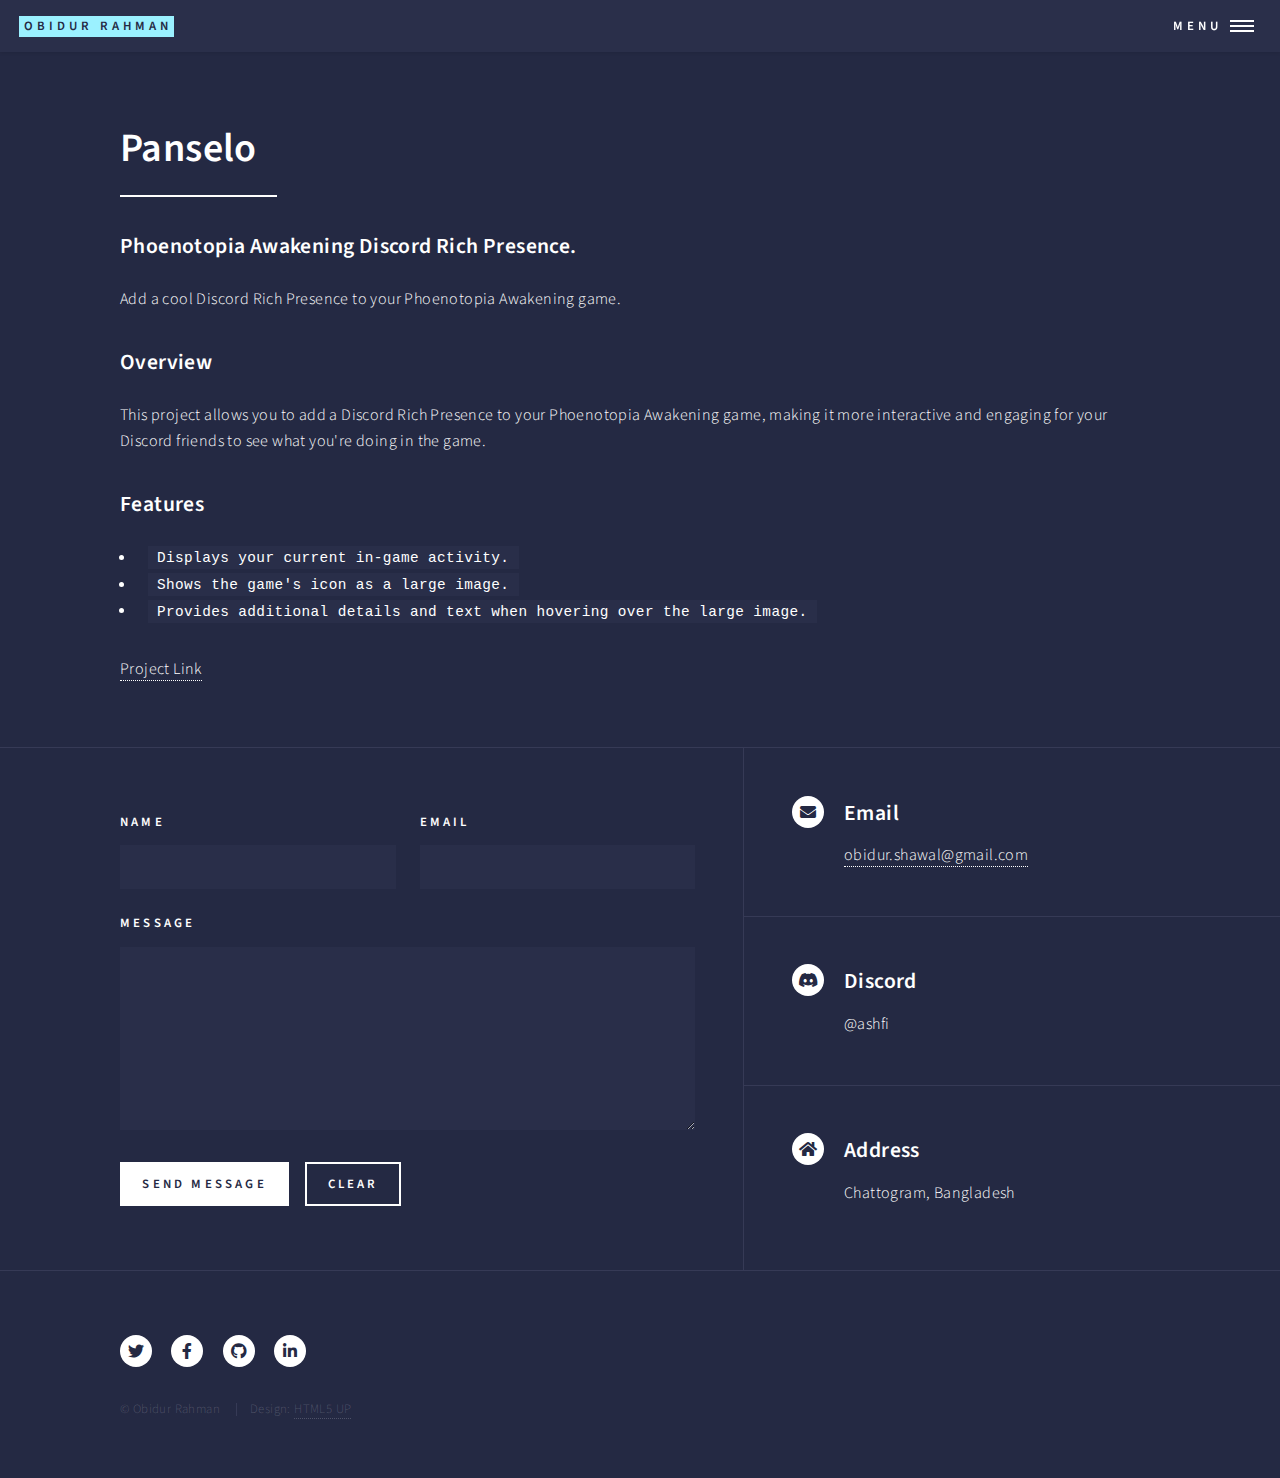
<file: projects/panselo.html>
<!DOCTYPE HTML>
<html>

<head>
	<title>Panselo</title>
	<meta charset="utf-8" />
	<meta name="viewport" content="width=device-width, initial-scale=1, user-scalable=no" />
	<link rel="stylesheet" href="../assets/css/main.css" />
	<noscript>
		<link rel="stylesheet" href="../assets/css/noscript.css" />
	</noscript>
</head>

<!-- Google tag (gtag.js) -->
<script async src="https://www.googletagmanager.com/gtag/js?id=G-VHDJYSSPJH"></script>
<script>
	window.dataLayer = window.dataLayer || [];
	function gtag() { dataLayer.push(arguments); }
	gtag('js', new Date());

	gtag('config', 'G-VHDJYSSPJH');
</script>

<body class="is-preload">

	<!-- Wrapper -->
	<div id="wrapper">

		<!-- Header -->
		<header id="header">
			<a href="../index.html" class="logo"><strong>Obidur Rahman</strong></a>
			<nav>
				<a href="#menu">Menu</a>
			</nav>
		</header>

		<!-- Menu -->
		<nav id="menu">
			<ul class="links">
				<li><a href="../index.html">Home</a></li>
				<li><a href="../projects.html">Projects</a></li>
			</ul>
			<ul class="actions stacked">
				<li><a href="#" class="button primary fit">Get Started</a></li>
			</ul>
		</nav>

		<!-- Main -->
		<div id="main" class="alt">

			<!-- One -->
			<section id="one">
				<div class="inner">
					<header class="major">
						<h1>Panselo</h1>
					</header>
					<h3>Phoenotopia Awakening Discord Rich Presence.</h3>
					<p>Add a cool Discord Rich Presence to your Phoenotopia Awakening game.</p>
					<h3>Overview</h3>
					<p>
						This project allows you to add a Discord Rich Presence to your Phoenotopia Awakening game,
						making it
						more interactive and engaging for your Discord friends to see what you're doing in the game.
					</p>
					<h3>Features</h3>
					<ul>
						<li><code>Displays your current in-game activity.</code></li>
						<li><code>Shows the game's icon as a large image.</code></li>
						<li><code>Provides additional details and text when hovering over the large image.</code></li>
					</ul>
					<p><a href="https://github.com/Ashfinn/Panselo">Project Link</a></p>
				</div>
			</section>

		</div>

		<!-- Contact -->
		<section id="contact">
			<div class="inner">
				<section>
					<form method="post" action="#">
						<div class="fields">
							<div class="field half">
								<label for="name">Name</label>
								<input type="text" name="name" id="name" />
							</div>
							<div class="field half">
								<label for="email">Email</label>
								<input type="text" name="email" id="email" />
							</div>
							<div class="field">
								<label for="message">Message</label>
								<textarea name="message" id="message" rows="6"></textarea>
							</div>
						</div>
						<ul class="actions">
							<li><input type="submit" value="Send Message" class="primary" /></li>
							<li><input type="reset" value="Clear" /></li>
						</ul>
					</form>
				</section>
				<section class="split">
					<section>
						<div class="contact-method">
							<span class="icon solid alt fa-envelope"></span>
							<h3>Email</h3>
							<a href="#">obidur.shawal@gmail.com</a>
						</div>
					</section>
					<section>
						<div class="contact-method">
							<span class="icon brands alt fa-discord"></span>
							<h3>Discord</h3>
							<span>@ashfi</span>
						</div>
					</section>
					<section>
						<div class="contact-method">
							<span class="icon solid alt fa-home"></span>
							<h3>Address</h3>
							<span>Chattogram, Bangladesh</span>
						</div>
					</section>
				</section>
			</div>
		</section>

		<!-- Footer -->
		<footer id="footer">
			<div class="inner">
				<ul class="icons">
					<li><a href="https://twitter.com/obidur_rahman" class="icon brands alt fa-twitter"><span
								class="label">Twitter</span></a></li>
					<li><a href="https://www.facebook.com/obidur.rahman.shawal"
							class="icon brands alt fa-facebook-f"><span class="label">Facebook</span></a></li>
					<li><a href="https://github.com/ashfinn" class="icon brands alt fa-github"><span
								class="label">GitHub</span></a></li>
					<li><a href="https://www.linkedin.com/in/obidur-rahman-shawal"
							class="icon brands alt fa-linkedin-in"><span class="label">LinkedIn</span></a></li>
				</ul>
				<ul class="copyright">
					<li>&copy; Obidur Rahman</li>
					<li>Design: <a href="https://html5up.net">HTML5 UP</a></li>
				</ul>
			</div>
		</footer>

	</div>

	<!-- Scripts -->
	<script src="../assets/js/jquery.min.js"></script>
	<script src="../assets/js/jquery.scrolly.min.js"></script>
	<script src="../assets/js/jquery.scrollex.min.js"></script>
	<script src="../assets/js/browser.min.js"></script>
	<script src="../assets/js/breakpoints.min.js"></script>
	<script src="../assets/js/util.js"></script>
	<script src="../assets/js/main.js"></script>

</body>

</html>
</file>
<file: assets/css/noscript.css>
/*
	Forty by HTML5 UP
	html5up.net | @ajlkn
	Free for personal and commercial use under the CCA 3.0 license (html5up.net/license)
*/

/* Banner */

	body.is-preload #banner:after {
		opacity: 0.85;
	}

	body.is-preload #banner > .inner {
		-moz-filter: none;
		-webkit-filter: none;
		-ms-filter: none;
		filter: none;
		-moz-transform: none;
		-webkit-transform: none;
		-ms-transform: none;
		transform: none;
		opacity: 1;
	}
</file>
<file: assets/css/main.css>
@import url(fontawesome-all.min.css);
@import url("https://fonts.googleapis.com/css?family=Source+Sans+Pro:300,300italic,600,600italic");

/*
	Forty by HTML5 UP
	html5up.net | @ajlkn
	Free for personal and commercial use under the CCA 3.0 license (html5up.net/license)
*/

html, body, div, span, applet, object,
iframe, h1, h2, h3, h4, h5, h6, p, blockquote,
pre, a, abbr, acronym, address, big, cite,
code, del, dfn, em, img, ins, kbd, q, s, samp,
small, strike, strong, sub, sup, tt, var, b,
u, i, center, dl, dt, dd, ol, ul, li, fieldset,
form, label, legend, table, caption, tbody,
tfoot, thead, tr, th, td, article, aside,
canvas, details, embed, figure, figcaption,
footer, header, hgroup, menu, nav, output, ruby,
section, summary, time, mark, audio, video {
	margin: 0;
	padding: 0;
	border: 0;
	font-size: 100%;
	font: inherit;
	vertical-align: baseline;}

article, aside, details, figcaption, figure,
footer, header, hgroup, menu, nav, section {
	display: block;}

body {
	line-height: 1;
}

ol, ul {
	list-style: none;
}

blockquote, q {
	quotes: none;
}

	blockquote:before, blockquote:after, q:before, q:after {
		content: '';
		content: none;
	}

table {
	border-collapse: collapse;
	border-spacing: 0;
}

body {
	-webkit-text-size-adjust: none;
}

mark {
	background-color: transparent;
	color: inherit;
}

input::-moz-focus-inner {
	border: 0;
	padding: 0;
}

input, select, textarea {
	-moz-appearance: none;
	-webkit-appearance: none;
	-ms-appearance: none;
	appearance: none;
}

/* Basic */

	@-ms-viewport {
		width: device-width;
	}

	body {
		-ms-overflow-style: scrollbar;
	}

	@media screen and (max-width: 480px) {

		html, body {
			min-width: 320px;
		}

	}

	html {
		box-sizing: border-box;
	}

	*, *:before, *:after {
		box-sizing: inherit;
	}

	body {
		background: #242943;
	}

		body.is-preload *, body.is-preload *:before, body.is-preload *:after {
			-moz-animation: none !important;
			-webkit-animation: none !important;
			-ms-animation: none !important;
			animation: none !important;
			-moz-transition: none !important;
			-webkit-transition: none !important;
			-ms-transition: none !important;
			transition: none !important;
		}

/* Type */

	body, input, select, textarea {
		color: #ffffff;
		font-family: "Source Sans Pro", Helvetica, sans-serif;
		font-size: 17pt;
		font-weight: 300;
		letter-spacing: 0.025em;
		line-height: 1.65;
	}

		@media screen and (max-width: 1680px) {

			body, input, select, textarea {
				font-size: 14pt;
			}

		}

		@media screen and (max-width: 1280px) {

			body, input, select, textarea {
				font-size: 12pt;
			}

		}

		@media screen and (max-width: 360px) {

			body, input, select, textarea {
				font-size: 11pt;
			}

		}

	a {
		-moz-transition: color 0.2s ease-in-out, border-bottom-color 0.2s ease-in-out;
		-webkit-transition: color 0.2s ease-in-out, border-bottom-color 0.2s ease-in-out;
		-ms-transition: color 0.2s ease-in-out, border-bottom-color 0.2s ease-in-out;
		transition: color 0.2s ease-in-out, border-bottom-color 0.2s ease-in-out;
		border-bottom: dotted 1px;
		color: inherit;
		text-decoration: none;
	}

		a:hover {
			border-bottom-color: transparent;
			color: #9bf1ff !important;
		}

		a:active {
			color: #53e3fb !important;
		}

	strong, b {
		color: #ffffff;
		font-weight: 600;
	}

	em, i {
		font-style: italic;
	}

	p {
		margin: 0 0 2em 0;
	}

	h1, h2, h3, h4, h5, h6 {
		color: #ffffff;
		font-weight: 600;
		line-height: 1.65;
		margin: 0 0 1em 0;
	}

		h1 a, h2 a, h3 a, h4 a, h5 a, h6 a {
			color: inherit;
			border-bottom: 0;
		}

	h1 {
		font-size: 2.5em;
	}

	h2 {
		font-size: 1.75em;
	}

	h3 {
		font-size: 1.35em;
	}

	h4 {
		font-size: 1.1em;
	}

	h5 {
		font-size: 0.9em;
	}

	h6 {
		font-size: 0.7em;
	}

	@media screen and (max-width: 736px) {

		h1 {
			font-size: 2em;
		}

		h2 {
			font-size: 1.5em;
		}

		h3 {
			font-size: 1.25em;
		}

	}

	sub {
		font-size: 0.8em;
		position: relative;
		top: 0.5em;
	}

	sup {
		font-size: 0.8em;
		position: relative;
		top: -0.5em;
	}

	blockquote {
		border-left: solid 4px rgba(212, 212, 255, 0.1);
		font-style: italic;
		margin: 0 0 2em 0;
		padding: 0.5em 0 0.5em 2em;
	}

	code {
		background: rgba(212, 212, 255, 0.035);
		font-family: "Courier New", monospace;
		font-size: 0.9em;
		margin: 0 0.25em;
		padding: 0.25em 0.65em;
	}

	pre {
		-webkit-overflow-scrolling: touch;
		font-family: "Courier New", monospace;
		font-size: 0.9em;
		margin: 0 0 2em 0;
	}

		pre code {
			display: block;
			line-height: 1.75;
			padding: 1em 1.5em;
			overflow-x: auto;
		}

	hr {
		border: 0;
		border-bottom: solid 1px rgba(212, 212, 255, 0.1);
		margin: 2em 0;
	}

		hr.major {
			margin: 3em 0;
		}

	.align-left {
		text-align: left;
	}

	.align-center {
		text-align: center;
	}

	.align-right {
		text-align: right;
	}

/* Row */

	.row {
		display: flex;
		flex-wrap: wrap;
		box-sizing: border-box;
		align-items: stretch;
	}

		.row > * {
			box-sizing: border-box;
		}

		.row.gtr-uniform > * > :last-child {
			margin-bottom: 0;
		}

		.row.aln-left {
			justify-content: flex-start;
		}

		.row.aln-center {
			justify-content: center;
		}

		.row.aln-right {
			justify-content: flex-end;
		}

		.row.aln-top {
			align-items: flex-start;
		}

		.row.aln-middle {
			align-items: center;
		}

		.row.aln-bottom {
			align-items: flex-end;
		}

		.row > .imp {
			order: -1;
		}

		.row > .col-1 {
			width: 8.33333%;
		}

		.row > .off-1 {
			margin-left: 8.33333%;
		}

		.row > .col-2 {
			width: 16.66667%;
		}

		.row > .off-2 {
			margin-left: 16.66667%;
		}

		.row > .col-3 {
			width: 25%;
		}

		.row > .off-3 {
			margin-left: 25%;
		}

		.row > .col-4 {
			width: 33.33333%;
		}

		.row > .off-4 {
			margin-left: 33.33333%;
		}

		.row > .col-5 {
			width: 41.66667%;
		}

		.row > .off-5 {
			margin-left: 41.66667%;
		}

		.row > .col-6 {
			width: 50%;
		}

		.row > .off-6 {
			margin-left: 50%;
		}

		.row > .col-7 {
			width: 58.33333%;
		}

		.row > .off-7 {
			margin-left: 58.33333%;
		}

		.row > .col-8 {
			width: 66.66667%;
		}

		.row > .off-8 {
			margin-left: 66.66667%;
		}

		.row > .col-9 {
			width: 75%;
		}

		.row > .off-9 {
			margin-left: 75%;
		}

		.row > .col-10 {
			width: 83.33333%;
		}

		.row > .off-10 {
			margin-left: 83.33333%;
		}

		.row > .col-11 {
			width: 91.66667%;
		}

		.row > .off-11 {
			margin-left: 91.66667%;
		}

		.row > .col-12 {
			width: 100%;
		}

		.row > .off-12 {
			margin-left: 100%;
		}

		.row.gtr-0 {
			margin-top: 0;
			margin-left: 0em;
		}

			.row.gtr-0 > * {
				padding: 0 0 0 0em;
			}

			.row.gtr-0.gtr-uniform {
				margin-top: 0em;
			}

				.row.gtr-0.gtr-uniform > * {
					padding-top: 0em;
				}

		.row.gtr-25 {
			margin-top: 0;
			margin-left: -0.5em;
		}

			.row.gtr-25 > * {
				padding: 0 0 0 0.5em;
			}

			.row.gtr-25.gtr-uniform {
				margin-top: -0.5em;
			}

				.row.gtr-25.gtr-uniform > * {
					padding-top: 0.5em;
				}

		.row.gtr-50 {
			margin-top: 0;
			margin-left: -1em;
		}

			.row.gtr-50 > * {
				padding: 0 0 0 1em;
			}

			.row.gtr-50.gtr-uniform {
				margin-top: -1em;
			}

				.row.gtr-50.gtr-uniform > * {
					padding-top: 1em;
				}

		.row {
			margin-top: 0;
			margin-left: -2em;
		}

			.row > * {
				padding: 0 0 0 2em;
			}

			.row.gtr-uniform {
				margin-top: -2em;
			}

				.row.gtr-uniform > * {
					padding-top: 2em;
				}

		.row.gtr-150 {
			margin-top: 0;
			margin-left: -3em;
		}

			.row.gtr-150 > * {
				padding: 0 0 0 3em;
			}

			.row.gtr-150.gtr-uniform {
				margin-top: -3em;
			}

				.row.gtr-150.gtr-uniform > * {
					padding-top: 3em;
				}

		.row.gtr-200 {
			margin-top: 0;
			margin-left: -4em;
		}

			.row.gtr-200 > * {
				padding: 0 0 0 4em;
			}

			.row.gtr-200.gtr-uniform {
				margin-top: -4em;
			}

				.row.gtr-200.gtr-uniform > * {
					padding-top: 4em;
				}

		@media screen and (max-width: 1680px) {

			.row {
				display: flex;
				flex-wrap: wrap;
				box-sizing: border-box;
				align-items: stretch;
			}

				.row > * {
					box-sizing: border-box;
				}

				.row.gtr-uniform > * > :last-child {
					margin-bottom: 0;
				}

				.row.aln-left {
					justify-content: flex-start;
				}

				.row.aln-center {
					justify-content: center;
				}

				.row.aln-right {
					justify-content: flex-end;
				}

				.row.aln-top {
					align-items: flex-start;
				}

				.row.aln-middle {
					align-items: center;
				}

				.row.aln-bottom {
					align-items: flex-end;
				}

				.row > .imp-xlarge {
					order: -1;
				}

				.row > .col-1-xlarge {
					width: 8.33333%;
				}

				.row > .off-1-xlarge {
					margin-left: 8.33333%;
				}

				.row > .col-2-xlarge {
					width: 16.66667%;
				}

				.row > .off-2-xlarge {
					margin-left: 16.66667%;
				}

				.row > .col-3-xlarge {
					width: 25%;
				}

				.row > .off-3-xlarge {
					margin-left: 25%;
				}

				.row > .col-4-xlarge {
					width: 33.33333%;
				}

				.row > .off-4-xlarge {
					margin-left: 33.33333%;
				}

				.row > .col-5-xlarge {
					width: 41.66667%;
				}

				.row > .off-5-xlarge {
					margin-left: 41.66667%;
				}

				.row > .col-6-xlarge {
					width: 50%;
				}

				.row > .off-6-xlarge {
					margin-left: 50%;
				}

				.row > .col-7-xlarge {
					width: 58.33333%;
				}

				.row > .off-7-xlarge {
					margin-left: 58.33333%;
				}

				.row > .col-8-xlarge {
					width: 66.66667%;
				}

				.row > .off-8-xlarge {
					margin-left: 66.66667%;
				}

				.row > .col-9-xlarge {
					width: 75%;
				}

				.row > .off-9-xlarge {
					margin-left: 75%;
				}

				.row > .col-10-xlarge {
					width: 83.33333%;
				}

				.row > .off-10-xlarge {
					margin-left: 83.33333%;
				}

				.row > .col-11-xlarge {
					width: 91.66667%;
				}

				.row > .off-11-xlarge {
					margin-left: 91.66667%;
				}

				.row > .col-12-xlarge {
					width: 100%;
				}

				.row > .off-12-xlarge {
					margin-left: 100%;
				}

				.row.gtr-0 {
					margin-top: 0;
					margin-left: 0em;
				}

					.row.gtr-0 > * {
						padding: 0 0 0 0em;
					}

					.row.gtr-0.gtr-uniform {
						margin-top: 0em;
					}

						.row.gtr-0.gtr-uniform > * {
							padding-top: 0em;
						}

				.row.gtr-25 {
					margin-top: 0;
					margin-left: -0.5em;
				}

					.row.gtr-25 > * {
						padding: 0 0 0 0.5em;
					}

					.row.gtr-25.gtr-uniform {
						margin-top: -0.5em;
					}

						.row.gtr-25.gtr-uniform > * {
							padding-top: 0.5em;
						}

				.row.gtr-50 {
					margin-top: 0;
					margin-left: -1em;
				}

					.row.gtr-50 > * {
						padding: 0 0 0 1em;
					}

					.row.gtr-50.gtr-uniform {
						margin-top: -1em;
					}

						.row.gtr-50.gtr-uniform > * {
							padding-top: 1em;
						}

				.row {
					margin-top: 0;
					margin-left: -2em;
				}

					.row > * {
						padding: 0 0 0 2em;
					}

					.row.gtr-uniform {
						margin-top: -2em;
					}

						.row.gtr-uniform > * {
							padding-top: 2em;
						}

				.row.gtr-150 {
					margin-top: 0;
					margin-left: -3em;
				}

					.row.gtr-150 > * {
						padding: 0 0 0 3em;
					}

					.row.gtr-150.gtr-uniform {
						margin-top: -3em;
					}

						.row.gtr-150.gtr-uniform > * {
							padding-top: 3em;
						}

				.row.gtr-200 {
					margin-top: 0;
					margin-left: -4em;
				}

					.row.gtr-200 > * {
						padding: 0 0 0 4em;
					}

					.row.gtr-200.gtr-uniform {
						margin-top: -4em;
					}

						.row.gtr-200.gtr-uniform > * {
							padding-top: 4em;
						}

		}

		@media screen and (max-width: 1280px) {

			.row {
				display: flex;
				flex-wrap: wrap;
				box-sizing: border-box;
				align-items: stretch;
			}

				.row > * {
					box-sizing: border-box;
				}

				.row.gtr-uniform > * > :last-child {
					margin-bottom: 0;
				}

				.row.aln-left {
					justify-content: flex-start;
				}

				.row.aln-center {
					justify-content: center;
				}

				.row.aln-right {
					justify-content: flex-end;
				}

				.row.aln-top {
					align-items: flex-start;
				}

				.row.aln-middle {
					align-items: center;
				}

				.row.aln-bottom {
					align-items: flex-end;
				}

				.row > .imp-large {
					order: -1;
				}

				.row > .col-1-large {
					width: 8.33333%;
				}

				.row > .off-1-large {
					margin-left: 8.33333%;
				}

				.row > .col-2-large {
					width: 16.66667%;
				}

				.row > .off-2-large {
					margin-left: 16.66667%;
				}

				.row > .col-3-large {
					width: 25%;
				}

				.row > .off-3-large {
					margin-left: 25%;
				}

				.row > .col-4-large {
					width: 33.33333%;
				}

				.row > .off-4-large {
					margin-left: 33.33333%;
				}

				.row > .col-5-large {
					width: 41.66667%;
				}

				.row > .off-5-large {
					margin-left: 41.66667%;
				}

				.row > .col-6-large {
					width: 50%;
				}

				.row > .off-6-large {
					margin-left: 50%;
				}

				.row > .col-7-large {
					width: 58.33333%;
				}

				.row > .off-7-large {
					margin-left: 58.33333%;
				}

				.row > .col-8-large {
					width: 66.66667%;
				}

				.row > .off-8-large {
					margin-left: 66.66667%;
				}

				.row > .col-9-large {
					width: 75%;
				}

				.row > .off-9-large {
					margin-left: 75%;
				}

				.row > .col-10-large {
					width: 83.33333%;
				}

				.row > .off-10-large {
					margin-left: 83.33333%;
				}

				.row > .col-11-large {
					width: 91.66667%;
				}

				.row > .off-11-large {
					margin-left: 91.66667%;
				}

				.row > .col-12-large {
					width: 100%;
				}

				.row > .off-12-large {
					margin-left: 100%;
				}

				.row.gtr-0 {
					margin-top: 0;
					margin-left: 0em;
				}

					.row.gtr-0 > * {
						padding: 0 0 0 0em;
					}

					.row.gtr-0.gtr-uniform {
						margin-top: 0em;
					}

						.row.gtr-0.gtr-uniform > * {
							padding-top: 0em;
						}

				.row.gtr-25 {
					margin-top: 0;
					margin-left: -0.375em;
				}

					.row.gtr-25 > * {
						padding: 0 0 0 0.375em;
					}

					.row.gtr-25.gtr-uniform {
						margin-top: -0.375em;
					}

						.row.gtr-25.gtr-uniform > * {
							padding-top: 0.375em;
						}

				.row.gtr-50 {
					margin-top: 0;
					margin-left: -0.75em;
				}

					.row.gtr-50 > * {
						padding: 0 0 0 0.75em;
					}

					.row.gtr-50.gtr-uniform {
						margin-top: -0.75em;
					}

						.row.gtr-50.gtr-uniform > * {
							padding-top: 0.75em;
						}

				.row {
					margin-top: 0;
					margin-left: -1.5em;
				}

					.row > * {
						padding: 0 0 0 1.5em;
					}

					.row.gtr-uniform {
						margin-top: -1.5em;
					}

						.row.gtr-uniform > * {
							padding-top: 1.5em;
						}

				.row.gtr-150 {
					margin-top: 0;
					margin-left: -2.25em;
				}

					.row.gtr-150 > * {
						padding: 0 0 0 2.25em;
					}

					.row.gtr-150.gtr-uniform {
						margin-top: -2.25em;
					}

						.row.gtr-150.gtr-uniform > * {
							padding-top: 2.25em;
						}

				.row.gtr-200 {
					margin-top: 0;
					margin-left: -3em;
				}

					.row.gtr-200 > * {
						padding: 0 0 0 3em;
					}

					.row.gtr-200.gtr-uniform {
						margin-top: -3em;
					}

						.row.gtr-200.gtr-uniform > * {
							padding-top: 3em;
						}

		}

		@media screen and (max-width: 980px) {

			.row {
				display: flex;
				flex-wrap: wrap;
				box-sizing: border-box;
				align-items: stretch;
			}

				.row > * {
					box-sizing: border-box;
				}

				.row.gtr-uniform > * > :last-child {
					margin-bottom: 0;
				}

				.row.aln-left {
					justify-content: flex-start;
				}

				.row.aln-center {
					justify-content: center;
				}

				.row.aln-right {
					justify-content: flex-end;
				}

				.row.aln-top {
					align-items: flex-start;
				}

				.row.aln-middle {
					align-items: center;
				}

				.row.aln-bottom {
					align-items: flex-end;
				}

				.row > .imp-medium {
					order: -1;
				}

				.row > .col-1-medium {
					width: 8.33333%;
				}

				.row > .off-1-medium {
					margin-left: 8.33333%;
				}

				.row > .col-2-medium {
					width: 16.66667%;
				}

				.row > .off-2-medium {
					margin-left: 16.66667%;
				}

				.row > .col-3-medium {
					width: 25%;
				}

				.row > .off-3-medium {
					margin-left: 25%;
				}

				.row > .col-4-medium {
					width: 33.33333%;
				}

				.row > .off-4-medium {
					margin-left: 33.33333%;
				}

				.row > .col-5-medium {
					width: 41.66667%;
				}

				.row > .off-5-medium {
					margin-left: 41.66667%;
				}

				.row > .col-6-medium {
					width: 50%;
				}

				.row > .off-6-medium {
					margin-left: 50%;
				}

				.row > .col-7-medium {
					width: 58.33333%;
				}

				.row > .off-7-medium {
					margin-left: 58.33333%;
				}

				.row > .col-8-medium {
					width: 66.66667%;
				}

				.row > .off-8-medium {
					margin-left: 66.66667%;
				}

				.row > .col-9-medium {
					width: 75%;
				}

				.row > .off-9-medium {
					margin-left: 75%;
				}

				.row > .col-10-medium {
					width: 83.33333%;
				}

				.row > .off-10-medium {
					margin-left: 83.33333%;
				}

				.row > .col-11-medium {
					width: 91.66667%;
				}

				.row > .off-11-medium {
					margin-left: 91.66667%;
				}

				.row > .col-12-medium {
					width: 100%;
				}

				.row > .off-12-medium {
					margin-left: 100%;
				}

				.row.gtr-0 {
					margin-top: 0;
					margin-left: 0em;
				}

					.row.gtr-0 > * {
						padding: 0 0 0 0em;
					}

					.row.gtr-0.gtr-uniform {
						margin-top: 0em;
					}

						.row.gtr-0.gtr-uniform > * {
							padding-top: 0em;
						}

				.row.gtr-25 {
					margin-top: 0;
					margin-left: -0.375em;
				}

					.row.gtr-25 > * {
						padding: 0 0 0 0.375em;
					}

					.row.gtr-25.gtr-uniform {
						margin-top: -0.375em;
					}

						.row.gtr-25.gtr-uniform > * {
							padding-top: 0.375em;
						}

				.row.gtr-50 {
					margin-top: 0;
					margin-left: -0.75em;
				}

					.row.gtr-50 > * {
						padding: 0 0 0 0.75em;
					}

					.row.gtr-50.gtr-uniform {
						margin-top: -0.75em;
					}

						.row.gtr-50.gtr-uniform > * {
							padding-top: 0.75em;
						}

				.row {
					margin-top: 0;
					margin-left: -1.5em;
				}

					.row > * {
						padding: 0 0 0 1.5em;
					}

					.row.gtr-uniform {
						margin-top: -1.5em;
					}

						.row.gtr-uniform > * {
							padding-top: 1.5em;
						}

				.row.gtr-150 {
					margin-top: 0;
					margin-left: -2.25em;
				}

					.row.gtr-150 > * {
						padding: 0 0 0 2.25em;
					}

					.row.gtr-150.gtr-uniform {
						margin-top: -2.25em;
					}

						.row.gtr-150.gtr-uniform > * {
							padding-top: 2.25em;
						}

				.row.gtr-200 {
					margin-top: 0;
					margin-left: -3em;
				}

					.row.gtr-200 > * {
						padding: 0 0 0 3em;
					}

					.row.gtr-200.gtr-uniform {
						margin-top: -3em;
					}

						.row.gtr-200.gtr-uniform > * {
							padding-top: 3em;
						}

		}

		@media screen and (max-width: 736px) {

			.row {
				display: flex;
				flex-wrap: wrap;
				box-sizing: border-box;
				align-items: stretch;
			}

				.row > * {
					box-sizing: border-box;
				}

				.row.gtr-uniform > * > :last-child {
					margin-bottom: 0;
				}

				.row.aln-left {
					justify-content: flex-start;
				}

				.row.aln-center {
					justify-content: center;
				}

				.row.aln-right {
					justify-content: flex-end;
				}

				.row.aln-top {
					align-items: flex-start;
				}

				.row.aln-middle {
					align-items: center;
				}

				.row.aln-bottom {
					align-items: flex-end;
				}

				.row > .imp-small {
					order: -1;
				}

				.row > .col-1-small {
					width: 8.33333%;
				}

				.row > .off-1-small {
					margin-left: 8.33333%;
				}

				.row > .col-2-small {
					width: 16.66667%;
				}

				.row > .off-2-small {
					margin-left: 16.66667%;
				}

				.row > .col-3-small {
					width: 25%;
				}

				.row > .off-3-small {
					margin-left: 25%;
				}

				.row > .col-4-small {
					width: 33.33333%;
				}

				.row > .off-4-small {
					margin-left: 33.33333%;
				}

				.row > .col-5-small {
					width: 41.66667%;
				}

				.row > .off-5-small {
					margin-left: 41.66667%;
				}

				.row > .col-6-small {
					width: 50%;
				}

				.row > .off-6-small {
					margin-left: 50%;
				}

				.row > .col-7-small {
					width: 58.33333%;
				}

				.row > .off-7-small {
					margin-left: 58.33333%;
				}

				.row > .col-8-small {
					width: 66.66667%;
				}

				.row > .off-8-small {
					margin-left: 66.66667%;
				}

				.row > .col-9-small {
					width: 75%;
				}

				.row > .off-9-small {
					margin-left: 75%;
				}

				.row > .col-10-small {
					width: 83.33333%;
				}

				.row > .off-10-small {
					margin-left: 83.33333%;
				}

				.row > .col-11-small {
					width: 91.66667%;
				}

				.row > .off-11-small {
					margin-left: 91.66667%;
				}

				.row > .col-12-small {
					width: 100%;
				}

				.row > .off-12-small {
					margin-left: 100%;
				}

				.row.gtr-0 {
					margin-top: 0;
					margin-left: 0em;
				}

					.row.gtr-0 > * {
						padding: 0 0 0 0em;
					}

					.row.gtr-0.gtr-uniform {
						margin-top: 0em;
					}

						.row.gtr-0.gtr-uniform > * {
							padding-top: 0em;
						}

				.row.gtr-25 {
					margin-top: 0;
					margin-left: -0.3125em;
				}

					.row.gtr-25 > * {
						padding: 0 0 0 0.3125em;
					}

					.row.gtr-25.gtr-uniform {
						margin-top: -0.3125em;
					}

						.row.gtr-25.gtr-uniform > * {
							padding-top: 0.3125em;
						}

				.row.gtr-50 {
					margin-top: 0;
					margin-left: -0.625em;
				}

					.row.gtr-50 > * {
						padding: 0 0 0 0.625em;
					}

					.row.gtr-50.gtr-uniform {
						margin-top: -0.625em;
					}

						.row.gtr-50.gtr-uniform > * {
							padding-top: 0.625em;
						}

				.row {
					margin-top: 0;
					margin-left: -1.25em;
				}

					.row > * {
						padding: 0 0 0 1.25em;
					}

					.row.gtr-uniform {
						margin-top: -1.25em;
					}

						.row.gtr-uniform > * {
							padding-top: 1.25em;
						}

				.row.gtr-150 {
					margin-top: 0;
					margin-left: -1.875em;
				}

					.row.gtr-150 > * {
						padding: 0 0 0 1.875em;
					}

					.row.gtr-150.gtr-uniform {
						margin-top: -1.875em;
					}

						.row.gtr-150.gtr-uniform > * {
							padding-top: 1.875em;
						}

				.row.gtr-200 {
					margin-top: 0;
					margin-left: -2.5em;
				}

					.row.gtr-200 > * {
						padding: 0 0 0 2.5em;
					}

					.row.gtr-200.gtr-uniform {
						margin-top: -2.5em;
					}

						.row.gtr-200.gtr-uniform > * {
							padding-top: 2.5em;
						}

		}

		@media screen and (max-width: 480px) {

			.row {
				display: flex;
				flex-wrap: wrap;
				box-sizing: border-box;
				align-items: stretch;
			}

				.row > * {
					box-sizing: border-box;
				}

				.row.gtr-uniform > * > :last-child {
					margin-bottom: 0;
				}

				.row.aln-left {
					justify-content: flex-start;
				}

				.row.aln-center {
					justify-content: center;
				}

				.row.aln-right {
					justify-content: flex-end;
				}

				.row.aln-top {
					align-items: flex-start;
				}

				.row.aln-middle {
					align-items: center;
				}

				.row.aln-bottom {
					align-items: flex-end;
				}

				.row > .imp-xsmall {
					order: -1;
				}

				.row > .col-1-xsmall {
					width: 8.33333%;
				}

				.row > .off-1-xsmall {
					margin-left: 8.33333%;
				}

				.row > .col-2-xsmall {
					width: 16.66667%;
				}

				.row > .off-2-xsmall {
					margin-left: 16.66667%;
				}

				.row > .col-3-xsmall {
					width: 25%;
				}

				.row > .off-3-xsmall {
					margin-left: 25%;
				}

				.row > .col-4-xsmall {
					width: 33.33333%;
				}

				.row > .off-4-xsmall {
					margin-left: 33.33333%;
				}

				.row > .col-5-xsmall {
					width: 41.66667%;
				}

				.row > .off-5-xsmall {
					margin-left: 41.66667%;
				}

				.row > .col-6-xsmall {
					width: 50%;
				}

				.row > .off-6-xsmall {
					margin-left: 50%;
				}

				.row > .col-7-xsmall {
					width: 58.33333%;
				}

				.row > .off-7-xsmall {
					margin-left: 58.33333%;
				}

				.row > .col-8-xsmall {
					width: 66.66667%;
				}

				.row > .off-8-xsmall {
					margin-left: 66.66667%;
				}

				.row > .col-9-xsmall {
					width: 75%;
				}

				.row > .off-9-xsmall {
					margin-left: 75%;
				}

				.row > .col-10-xsmall {
					width: 83.33333%;
				}

				.row > .off-10-xsmall {
					margin-left: 83.33333%;
				}

				.row > .col-11-xsmall {
					width: 91.66667%;
				}

				.row > .off-11-xsmall {
					margin-left: 91.66667%;
				}

				.row > .col-12-xsmall {
					width: 100%;
				}

				.row > .off-12-xsmall {
					margin-left: 100%;
				}

				.row.gtr-0 {
					margin-top: 0;
					margin-left: 0em;
				}

					.row.gtr-0 > * {
						padding: 0 0 0 0em;
					}

					.row.gtr-0.gtr-uniform {
						margin-top: 0em;
					}

						.row.gtr-0.gtr-uniform > * {
							padding-top: 0em;
						}

				.row.gtr-25 {
					margin-top: 0;
					margin-left: -0.3125em;
				}

					.row.gtr-25 > * {
						padding: 0 0 0 0.3125em;
					}

					.row.gtr-25.gtr-uniform {
						margin-top: -0.3125em;
					}

						.row.gtr-25.gtr-uniform > * {
							padding-top: 0.3125em;
						}

				.row.gtr-50 {
					margin-top: 0;
					margin-left: -0.625em;
				}

					.row.gtr-50 > * {
						padding: 0 0 0 0.625em;
					}

					.row.gtr-50.gtr-uniform {
						margin-top: -0.625em;
					}

						.row.gtr-50.gtr-uniform > * {
							padding-top: 0.625em;
						}

				.row {
					margin-top: 0;
					margin-left: -1.25em;
				}

					.row > * {
						padding: 0 0 0 1.25em;
					}

					.row.gtr-uniform {
						margin-top: -1.25em;
					}

						.row.gtr-uniform > * {
							padding-top: 1.25em;
						}

				.row.gtr-150 {
					margin-top: 0;
					margin-left: -1.875em;
				}

					.row.gtr-150 > * {
						padding: 0 0 0 1.875em;
					}

					.row.gtr-150.gtr-uniform {
						margin-top: -1.875em;
					}

						.row.gtr-150.gtr-uniform > * {
							padding-top: 1.875em;
						}

				.row.gtr-200 {
					margin-top: 0;
					margin-left: -2.5em;
				}

					.row.gtr-200 > * {
						padding: 0 0 0 2.5em;
					}

					.row.gtr-200.gtr-uniform {
						margin-top: -2.5em;
					}

						.row.gtr-200.gtr-uniform > * {
							padding-top: 2.5em;
						}

		}

/* Section/Article */

	section.special, article.special {
		text-align: center;
	}

	header.major {
		width: -moz-max-content;
		width: -webkit-max-content;
		width: -ms-max-content;
		width: max-content;
		margin-bottom: 2em;
	}

		header.major > :first-child {
			margin-bottom: 0;
			width: calc(100% + 0.5em);
		}

			header.major > :first-child:after {
				content: '';
				background-color: #ffffff;
				display: block;
				height: 2px;
				margin: 0.325em 0 0.5em 0;
				width: 100%;
			}

		header.major > p {
			font-size: 0.7em;
			font-weight: 600;
			letter-spacing: 0.25em;
			margin-bottom: 0;
			text-transform: uppercase;
		}

		body.is-ie header.major > :first-child:after {
			max-width: 9em;
		}

		body.is-ie header.major > h1:after {
			max-width: 100% !important;
		}

	@media screen and (max-width: 736px) {

		header.major > p br {
			display: none;
		}

	}

/* Form */

	form {
		margin: 0 0 2em 0;
	}

		form > :last-child {
			margin-bottom: 0;
		}

		form > .fields {
			display: -moz-flex;
			display: -webkit-flex;
			display: -ms-flex;
			display: flex;
			-moz-flex-wrap: wrap;
			-webkit-flex-wrap: wrap;
			-ms-flex-wrap: wrap;
			flex-wrap: wrap;
			width: calc(100% + 3em);
			margin: -1.5em 0 2em -1.5em;
		}

			form > .fields > .field {
				-moz-flex-grow: 0;
				-webkit-flex-grow: 0;
				-ms-flex-grow: 0;
				flex-grow: 0;
				-moz-flex-shrink: 0;
				-webkit-flex-shrink: 0;
				-ms-flex-shrink: 0;
				flex-shrink: 0;
				padding: 1.5em 0 0 1.5em;
				width: calc(100% - 1.5em);
			}

				form > .fields > .field.half {
					width: calc(50% - 0.75em);
				}

				form > .fields > .field.third {
					width: calc(100%/3 - 0.5em);
				}

				form > .fields > .field.quarter {
					width: calc(25% - 0.375em);
				}

		@media screen and (max-width: 480px) {

			form > .fields {
				width: calc(100% + 3em);
				margin: -1.5em 0 2em -1.5em;
			}

				form > .fields > .field {
					padding: 1.5em 0 0 1.5em;
					width: calc(100% - 1.5em);
				}

					form > .fields > .field.half {
						width: calc(100% - 1.5em);
					}

					form > .fields > .field.third {
						width: calc(100% - 1.5em);
					}

					form > .fields > .field.quarter {
						width: calc(100% - 1.5em);
					}

		}

	label {
		color: #ffffff;
		display: block;
		font-size: 0.8em;
		font-weight: 600;
		letter-spacing: 0.25em;
		margin: 0 0 1em 0;
		text-transform: uppercase;
	}

	input[type="text"],
	input[type="password"],
	input[type="email"],
	input[type="tel"],
	input[type="search"],
	input[type="url"],
	select,
	textarea {
		-moz-appearance: none;
		-webkit-appearance: none;
		-ms-appearance: none;
		appearance: none;
		background: rgba(212, 212, 255, 0.035);
		border: none;
		border-radius: 0;
		color: inherit;
		display: block;
		outline: 0;
		padding: 0 1em;
		text-decoration: none;
		width: 100%;
	}

		input[type="text"]:invalid,
		input[type="password"]:invalid,
		input[type="email"]:invalid,
		input[type="tel"]:invalid,
		input[type="search"]:invalid,
		input[type="url"]:invalid,
		select:invalid,
		textarea:invalid {
			box-shadow: none;
		}

		input[type="text"]:focus,
		input[type="password"]:focus,
		input[type="email"]:focus,
		input[type="tel"]:focus,
		input[type="search"]:focus,
		input[type="url"]:focus,
		select:focus,
		textarea:focus {
			border-color: #9bf1ff;
			box-shadow: 0 0 0 2px #9bf1ff;
		}

	select {
		background-image: url("data:image/svg+xml;charset=utf8,%3Csvg xmlns='http://www.w3.org/2000/svg' width='40' height='40' preserveAspectRatio='none' viewBox='0 0 40 40'%3E%3Cpath d='M9.4,12.3l10.4,10.4l10.4-10.4c0.2-0.2,0.5-0.4,0.9-0.4c0.3,0,0.6,0.1,0.9,0.4l3.3,3.3c0.2,0.2,0.4,0.5,0.4,0.9 c0,0.4-0.1,0.6-0.4,0.9L20.7,31.9c-0.2,0.2-0.5,0.4-0.9,0.4c-0.3,0-0.6-0.1-0.9-0.4L4.3,17.3c-0.2-0.2-0.4-0.5-0.4-0.9 c0-0.4,0.1-0.6,0.4-0.9l3.3-3.3c0.2-0.2,0.5-0.4,0.9-0.4S9.1,12.1,9.4,12.3z' fill='rgba(212, 212, 255, 0.1)' /%3E%3C/svg%3E");
		background-size: 1.25rem;
		background-repeat: no-repeat;
		background-position: calc(100% - 1rem) center;
		height: 2.75em;
		padding-right: 2.75em;
		text-overflow: ellipsis;
	}

		select option {
			color: #ffffff;
			background: #242943;
		}

		select:focus::-ms-value {
			background-color: transparent;
		}

		select::-ms-expand {
			display: none;
		}

	input[type="text"],
	input[type="password"],
	input[type="email"],
	input[type="tel"],
	input[type="search"],
	input[type="url"],
	select {
		height: 2.75em;
	}

	textarea {
		padding: 0.75em 1em;
	}

	input[type="checkbox"],
	input[type="radio"] {
		-moz-appearance: none;
		-webkit-appearance: none;
		-ms-appearance: none;
		appearance: none;
		display: block;
		float: left;
		margin-right: -2em;
		opacity: 0;
		width: 1em;
		z-index: -1;
	}

		input[type="checkbox"] + label,
		input[type="radio"] + label {
			text-decoration: none;
			color: #ffffff;
			cursor: pointer;
			display: inline-block;
			font-weight: 300;
			padding-left: 2.65em;
			padding-right: 0.75em;
			position: relative;
		}

			input[type="checkbox"] + label:before,
			input[type="radio"] + label:before {
				-moz-osx-font-smoothing: grayscale;
				-webkit-font-smoothing: antialiased;
				display: inline-block;
				font-style: normal;
				font-variant: normal;
				text-rendering: auto;
				line-height: 1;
				text-transform: none !important;
				font-family: 'Font Awesome 5 Free';
				font-weight: 900;
			}

			input[type="checkbox"] + label:before,
			input[type="radio"] + label:before {
				background: rgba(212, 212, 255, 0.035);
				content: '';
				display: inline-block;
				font-size: 0.8em;
				height: 2.0625em;
				left: 0;
				letter-spacing: 0;
				line-height: 2.0625em;
				position: absolute;
				text-align: center;
				top: 0;
				width: 2.0625em;
			}

		input[type="checkbox"]:checked + label:before,
		input[type="radio"]:checked + label:before {
			background: #ffffff;
			border-color: #9bf1ff;
			content: '\f00c';
			color: #242943;
		}

		input[type="checkbox"]:focus + label:before,
		input[type="radio"]:focus + label:before {
			box-shadow: 0 0 0 2px #9bf1ff;
		}

	input[type="radio"] + label:before {
		border-radius: 100%;
	}

	::-webkit-input-placeholder {
		color: rgba(244, 244, 255, 0.2) !important;
		opacity: 1.0;
	}

	:-moz-placeholder {
		color: rgba(244, 244, 255, 0.2) !important;
		opacity: 1.0;
	}

	::-moz-placeholder {
		color: rgba(244, 244, 255, 0.2) !important;
		opacity: 1.0;
	}

	:-ms-input-placeholder {
		color: rgba(244, 244, 255, 0.2) !important;
		opacity: 1.0;
	}

/* Box */

	.box {
		border: solid 1px rgba(212, 212, 255, 0.1);
		margin-bottom: 2em;
		padding: 1.5em;
	}

		.box > :last-child,
		.box > :last-child > :last-child,
		.box > :last-child > :last-child > :last-child {
			margin-bottom: 0;
		}

		.box.alt {
			border: 0;
			border-radius: 0;
			padding: 0;
		}

/* Icon */

	.icon {
		text-decoration: none;
		border-bottom: none;
		position: relative;
	}

		.icon:before {
			-moz-osx-font-smoothing: grayscale;
			-webkit-font-smoothing: antialiased;
			display: inline-block;
			font-style: normal;
			font-variant: normal;
			text-rendering: auto;
			line-height: 1;
			text-transform: none !important;
			font-family: 'Font Awesome 5 Free';
			font-weight: 400;
		}

		.icon > .label {
			display: none;
		}

		.icon:before {
			line-height: inherit;
		}

		.icon.solid:before {
			font-weight: 900;
		}

		.icon.brands:before {
			font-family: 'Font Awesome 5 Brands';
		}

		.icon.alt:before {
			background-color: #ffffff;
			border-radius: 100%;
			color: #242943;
			display: inline-block;
			height: 2em;
			line-height: 2em;
			text-align: center;
			width: 2em;
		}

	a.icon.alt:before {
		-moz-transition: background-color 0.2s ease-in-out;
		-webkit-transition: background-color 0.2s ease-in-out;
		-ms-transition: background-color 0.2s ease-in-out;
		transition: background-color 0.2s ease-in-out;
	}

	a.icon.alt:hover:before {
		background-color: #6fc3df;
	}

	a.icon.alt:active:before {
		background-color: #37a6cb;
	}

/* Image */

	.image {
		border: 0;
		display: inline-block;
		position: relative;
	}

		.image img {
			display: block;
		}

		.image.left, .image.right {
			max-width: 30%;
		}

			.image.left img, .image.right img {
				width: 100%;
			}

		.image.left {
			float: left;
			margin: 0 1.5em 1.25em 0;
			top: 0.25em;
		}

		.image.right {
			float: right;
			margin: 0 0 1.25em 1.5em;
			top: 0.25em;
		}

		.image.fit {
			display: block;
			margin: 0 0 2em 0;
			width: 100%;
		}

			.image.fit img {
				width: 100%;
			}

		.image.main {
			display: block;
			margin: 2.5em 0;
			width: 100%;
		}

			.image.main img {
				width: 100%;
			}

			@media screen and (max-width: 736px) {

				.image.main {
					margin: 1.5em 0;
				}

			}

/* List */

	ol {
		list-style: decimal;
		margin: 0 0 2em 0;
		padding-left: 1.25em;
	}

		ol li {
			padding-left: 0.25em;
		}

	ul {
		list-style: disc;
		margin: 0 0 2em 0;
		padding-left: 1em;
	}

		ul li {
			padding-left: 0.5em;
		}

		ul.alt {
			list-style: none;
			padding-left: 0;
		}

			ul.alt li {
				border-top: solid 1px rgba(212, 212, 255, 0.1);
				padding: 0.5em 0;
			}

				ul.alt li:first-child {
					border-top: 0;
					padding-top: 0;
				}

	dl {
		margin: 0 0 2em 0;
	}

		dl dt {
			display: block;
			font-weight: 600;
			margin: 0 0 1em 0;
		}

		dl dd {
			margin-left: 2em;
		}

/* Actions */

	ul.actions {
		display: -moz-flex;
		display: -webkit-flex;
		display: -ms-flex;
		display: flex;
		cursor: default;
		list-style: none;
		margin-left: -1em;
		padding-left: 0;
	}

		ul.actions li {
			padding: 0 0 0 1em;
			vertical-align: middle;
		}

		ul.actions.special {
			-moz-justify-content: center;
			-webkit-justify-content: center;
			-ms-justify-content: center;
			justify-content: center;
			width: 100%;
			margin-left: 0;
		}

			ul.actions.special li:first-child {
				padding-left: 0;
			}

		ul.actions.stacked {
			-moz-flex-direction: column;
			-webkit-flex-direction: column;
			-ms-flex-direction: column;
			flex-direction: column;
			margin-left: 0;
		}

			ul.actions.stacked li {
				padding: 1.3em 0 0 0;
			}

				ul.actions.stacked li:first-child {
					padding-top: 0;
				}

		ul.actions.fit {
			width: calc(100% + 1em);
		}

			ul.actions.fit li {
				-moz-flex-grow: 1;
				-webkit-flex-grow: 1;
				-ms-flex-grow: 1;
				flex-grow: 1;
				-moz-flex-shrink: 1;
				-webkit-flex-shrink: 1;
				-ms-flex-shrink: 1;
				flex-shrink: 1;
				width: 100%;
			}

				ul.actions.fit li > * {
					width: 100%;
				}

			ul.actions.fit.stacked {
				width: 100%;
			}

/* Icons */

	ul.icons {
		cursor: default;
		list-style: none;
		padding-left: 0;
	}

		ul.icons li {
			display: inline-block;
			padding: 0 1em 0 0;
		}

			ul.icons li:last-child {
				padding-right: 0;
			}

		@media screen and (max-width: 736px) {

			ul.icons li {
				padding: 0 0.75em 0 0;
			}

		}

/* Pagination */

	ul.pagination {
		cursor: default;
		list-style: none;
		padding-left: 0;
	}

		ul.pagination li {
			display: inline-block;
			padding-left: 0;
			vertical-align: middle;
		}

			ul.pagination li > .page {
				-moz-transition: background-color 0.2s ease-in-out, color 0.2s ease-in-out;
				-webkit-transition: background-color 0.2s ease-in-out, color 0.2s ease-in-out;
				-ms-transition: background-color 0.2s ease-in-out, color 0.2s ease-in-out;
				transition: background-color 0.2s ease-in-out, color 0.2s ease-in-out;
				border-bottom: 0;
				display: inline-block;
				font-size: 0.8em;
				font-weight: 600;
				height: 1.5em;
				line-height: 1.5em;
				margin: 0 0.125em;
				min-width: 1.5em;
				padding: 0 0.5em;
				text-align: center;
			}

				ul.pagination li > .page.active {
					background-color: #ffffff;
					color: #242943;
				}

					ul.pagination li > .page.active:hover {
						background-color: #9bf1ff;
						color: #242943 !important;
					}

					ul.pagination li > .page.active:active {
						background-color: #53e3fb;
					}

			ul.pagination li:first-child {
				padding-right: 0.75em;
			}

			ul.pagination li:last-child {
				padding-left: 0.75em;
			}

		@media screen and (max-width: 480px) {

			ul.pagination li:nth-child(n+2):nth-last-child(n+2) {
				display: none;
			}

			ul.pagination li:first-child {
				padding-right: 0;
			}

		}

/* Table */

	.table-wrapper {
		-webkit-overflow-scrolling: touch;
		overflow-x: auto;
	}

	table {
		margin: 0 0 2em 0;
		width: 100%;
	}

		table tbody tr {
			border: solid 1px rgba(212, 212, 255, 0.1);
			border-left: 0;
			border-right: 0;
		}

			table tbody tr:nth-child(2n + 1) {
				background-color: rgba(212, 212, 255, 0.035);
			}

		table td {
			padding: 0.75em 0.75em;
		}

		table th {
			color: #ffffff;
			font-size: 0.9em;
			font-weight: 600;
			padding: 0 0.75em 0.75em 0.75em;
			text-align: left;
		}

		table thead {
			border-bottom: solid 2px rgba(212, 212, 255, 0.1);
		}

		table tfoot {
			border-top: solid 2px rgba(212, 212, 255, 0.1);
		}

		table.alt {
			border-collapse: separate;
		}

			table.alt tbody tr td {
				border: solid 1px rgba(212, 212, 255, 0.1);
				border-left-width: 0;
				border-top-width: 0;
			}

				table.alt tbody tr td:first-child {
					border-left-width: 1px;
				}

			table.alt tbody tr:first-child td {
				border-top-width: 1px;
			}

			table.alt thead {
				border-bottom: 0;
			}

			table.alt tfoot {
				border-top: 0;
			}

/* Button */

	input[type="submit"],
	input[type="reset"],
	input[type="button"],
	button,
	.button {
		-moz-appearance: none;
		-webkit-appearance: none;
		-ms-appearance: none;
		appearance: none;
		-moz-transition: background-color 0.2s ease-in-out, box-shadow 0.2s ease-in-out, color 0.2s ease-in-out;
		-webkit-transition: background-color 0.2s ease-in-out, box-shadow 0.2s ease-in-out, color 0.2s ease-in-out;
		-ms-transition: background-color 0.2s ease-in-out, box-shadow 0.2s ease-in-out, color 0.2s ease-in-out;
		transition: background-color 0.2s ease-in-out, box-shadow 0.2s ease-in-out, color 0.2s ease-in-out;
		background-color: transparent;
		border: 0;
		border-radius: 0;
		box-shadow: inset 0 0 0 2px #ffffff;
		color: #ffffff;
		cursor: pointer;
		display: inline-block;
		font-size: 0.8em;
		font-weight: 600;
		height: 3.5em;
		letter-spacing: 0.25em;
		line-height: 3.5em;
		padding: 0 1.75em;
		text-align: center;
		text-decoration: none;
		text-transform: uppercase;
		white-space: nowrap;
	}

		input[type="submit"]:hover, input[type="submit"]:active,
		input[type="reset"]:hover,
		input[type="reset"]:active,
		input[type="button"]:hover,
		input[type="button"]:active,
		button:hover,
		button:active,
		.button:hover,
		.button:active {
			box-shadow: inset 0 0 0 2px #9bf1ff;
			color: #9bf1ff;
		}

		input[type="submit"]:active,
		input[type="reset"]:active,
		input[type="button"]:active,
		button:active,
		.button:active {
			background-color: rgba(155, 241, 255, 0.1);
			box-shadow: inset 0 0 0 2px #53e3fb;
			color: #53e3fb;
		}

		input[type="submit"].icon:before,
		input[type="reset"].icon:before,
		input[type="button"].icon:before,
		button.icon:before,
		.button.icon:before {
			margin-right: 0.5em;
		}

		input[type="submit"].fit,
		input[type="reset"].fit,
		input[type="button"].fit,
		button.fit,
		.button.fit {
			width: 100%;
		}

		input[type="submit"].small,
		input[type="reset"].small,
		input[type="button"].small,
		button.small,
		.button.small {
			font-size: 0.6em;
		}

		input[type="submit"].large,
		input[type="reset"].large,
		input[type="button"].large,
		button.large,
		.button.large {
			font-size: 1.25em;
			height: 3em;
			line-height: 3em;
		}

		input[type="submit"].next,
		input[type="reset"].next,
		input[type="button"].next,
		button.next,
		.button.next {
			padding-right: 4.5em;
			position: relative;
		}

			input[type="submit"].next:before, input[type="submit"].next:after,
			input[type="reset"].next:before,
			input[type="reset"].next:after,
			input[type="button"].next:before,
			input[type="button"].next:after,
			button.next:before,
			button.next:after,
			.button.next:before,
			.button.next:after {
				-moz-transition: opacity 0.2s ease-in-out;
				-webkit-transition: opacity 0.2s ease-in-out;
				-ms-transition: opacity 0.2s ease-in-out;
				transition: opacity 0.2s ease-in-out;
				background-position: center right;
				background-repeat: no-repeat;
				background-size: 36px 24px;
				content: '';
				display: block;
				height: 100%;
				position: absolute;
				right: 1.5em;
				top: 0;
				vertical-align: middle;
				width: 36px;
			}

			input[type="submit"].next:before,
			input[type="reset"].next:before,
			input[type="button"].next:before,
			button.next:before,
			.button.next:before {
				background-image: url("data:image/svg+xml;charset=utf8,%3Csvg xmlns='http://www.w3.org/2000/svg' xmlns:xlink='http://www.w3.org/1999/xlink' width='36px' height='24px' viewBox='0 0 36 24' zoomAndPan='disable'%3E%3Cstyle%3Eline %7B stroke: %23ffffff%3B stroke-width: 2px%3B %7D%3C/style%3E%3Cline x1='0' y1='12' x2='34' y2='12' /%3E%3Cline x1='25' y1='4' x2='34' y2='12.5' /%3E%3Cline x1='25' y1='20' x2='34' y2='11.5' /%3E%3C/svg%3E");
			}

			input[type="submit"].next:after,
			input[type="reset"].next:after,
			input[type="button"].next:after,
			button.next:after,
			.button.next:after {
				background-image: url("data:image/svg+xml;charset=utf8,%3Csvg xmlns='http://www.w3.org/2000/svg' xmlns:xlink='http://www.w3.org/1999/xlink' width='36px' height='24px' viewBox='0 0 36 24' zoomAndPan='disable'%3E%3Cstyle%3Eline %7B stroke: %239bf1ff%3B stroke-width: 2px%3B %7D%3C/style%3E%3Cline x1='0' y1='12' x2='34' y2='12' /%3E%3Cline x1='25' y1='4' x2='34' y2='12.5' /%3E%3Cline x1='25' y1='20' x2='34' y2='11.5' /%3E%3C/svg%3E");
				opacity: 0;
				z-index: 1;
			}

			input[type="submit"].next:hover:after, input[type="submit"].next:active:after,
			input[type="reset"].next:hover:after,
			input[type="reset"].next:active:after,
			input[type="button"].next:hover:after,
			input[type="button"].next:active:after,
			button.next:hover:after,
			button.next:active:after,
			.button.next:hover:after,
			.button.next:active:after {
				opacity: 1;
			}

			@media screen and (max-width: 1280px) {

				input[type="submit"].next,
				input[type="reset"].next,
				input[type="button"].next,
				button.next,
				.button.next {
					padding-right: 5em;
				}

			}

		input[type="submit"].primary,
		input[type="reset"].primary,
		input[type="button"].primary,
		button.primary,
		.button.primary {
			background-color: #ffffff;
			box-shadow: none;
			color: #242943;
		}

			input[type="submit"].primary:hover, input[type="submit"].primary:active,
			input[type="reset"].primary:hover,
			input[type="reset"].primary:active,
			input[type="button"].primary:hover,
			input[type="button"].primary:active,
			button.primary:hover,
			button.primary:active,
			.button.primary:hover,
			.button.primary:active {
				background-color: #9bf1ff;
				color: #242943 !important;
			}

			input[type="submit"].primary:active,
			input[type="reset"].primary:active,
			input[type="button"].primary:active,
			button.primary:active,
			.button.primary:active {
				background-color: #53e3fb;
			}

		input[type="submit"].disabled, input[type="submit"]:disabled,
		input[type="reset"].disabled,
		input[type="reset"]:disabled,
		input[type="button"].disabled,
		input[type="button"]:disabled,
		button.disabled,
		button:disabled,
		.button.disabled,
		.button:disabled {
			pointer-events: none;
			cursor: default;
			opacity: 0.25;
		}

/* Tiles */

	.tiles {
		display: -moz-flex;
		display: -webkit-flex;
		display: -ms-flex;
		display: flex;
		-moz-flex-wrap: wrap;
		-webkit-flex-wrap: wrap;
		-ms-flex-wrap: wrap;
		flex-wrap: wrap;
		border-top: 0 !important;
	}

		.tiles + * {
			border-top: 0 !important;
		}

		.tiles article {
			-moz-align-items: center;
			-webkit-align-items: center;
			-ms-align-items: center;
			align-items: center;
			display: -moz-flex;
			display: -webkit-flex;
			display: -ms-flex;
			display: flex;
			-moz-transition: -moz-transform 0.25s ease, opacity 0.25s ease, -moz-filter 1s ease, -webkit-filter 1s ease;
			-webkit-transition: -webkit-transform 0.25s ease, opacity 0.25s ease, -webkit-filter 1s ease, -webkit-filter 1s ease;
			-ms-transition: -ms-transform 0.25s ease, opacity 0.25s ease, -ms-filter 1s ease, -webkit-filter 1s ease;
			transition: transform 0.25s ease, opacity 0.25s ease, filter 1s ease, -webkit-filter 1s ease;
			padding: 4em 4em 2em 4em ;
			background-position: center;
			background-repeat: no-repeat;
			background-size: cover;
			cursor: default;
			height: 40vh;
			max-height: 40em;
			min-height: 23em;
			overflow: hidden;
			position: relative;
			width: 40%;
		}

			.tiles article .image {
				display: none;
			}

			.tiles article header {
				position: relative;
				z-index: 3;
			}

			.tiles article h3 {
				font-size: 1.75em;
			}

				.tiles article h3 a:hover {
					color: inherit !important;
				}

			.tiles article .link.primary {
				border: 0;
				height: 100%;
				left: 0;
				position: absolute;
				top: 0;
				width: 100%;
				z-index: 4;
			}

			.tiles article:before {
				-moz-transition: opacity 0.5s ease;
				-webkit-transition: opacity 0.5s ease;
				-ms-transition: opacity 0.5s ease;
				transition: opacity 0.5s ease;
				bottom: 0;
				content: '';
				display: block;
				height: 100%;
				left: 0;
				opacity: 0.85;
				position: absolute;
				width: 100%;
				z-index: 2;
			}

			.tiles article:after {
				background-color: rgba(36, 41, 67, 0.25);
				content: '';
				display: block;
				height: 100%;
				left: 0;
				position: absolute;
				top: 0;
				width: 100%;
				z-index: 1;
			}

			.tiles article:hover:before {
				opacity: 0;
			}

			.tiles article.is-transitioning {
				-moz-transform: scale(0.95);
				-webkit-transform: scale(0.95);
				-ms-transform: scale(0.95);
				transform: scale(0.95);
				-moz-filter: blur(0.5em);
				-webkit-filter: blur(0.5em);
				-ms-filter: blur(0.5em);
				filter: blur(0.5em);
				opacity: 0;
			}

			.tiles article:nth-child(4n - 1), .tiles article:nth-child(4n - 2) {
				width: 60%;
			}

			.tiles article:nth-child(6n - 5):before {
				background-color: #ec8d81;
			}

			.tiles article:nth-child(6n - 4):before {
				background-color: #8d82c4;
			}

			.tiles article:nth-child(6n - 3):before {
				background-color: #6fc3df;
			}

			.tiles article:nth-child(6n - 2):before {
				background-color: #87c5a4;
			}

			.tiles article:nth-child(6n - 1):before {
				background-color: #8ea9e8;
			}

			.tiles article:nth-child(6n):before {
				background-color: #e7b788;
			}

		@media screen and (max-width: 1280px) {

			.tiles article {
				padding: 4em 3em 2em 3em ;
				height: 30vh;
				max-height: 30em;
				min-height: 20em;
			}

		}

		@media screen and (max-width: 980px) {

			.tiles article {
				width: 50% !important;
			}

		}

		@media screen and (max-width: 736px) {

			.tiles article {
				padding: 3em 1.5em 1em 1.5em ;
				height: 16em;
				max-height: none;
				min-height: 0;
			}

				.tiles article h3 {
					font-size: 1.5em;
				}

		}

		@media screen and (max-width: 480px) {

			.tiles {
				display: block;
			}

				.tiles article {
					height: 20em;
					width: 100% !important;
				}

		}

/* Contact Method */

	.contact-method {
		margin: 0 0 2em 0;
		padding-left: 3.25em;
		position: relative;
	}

		.contact-method .icon {
			left: 0;
			position: absolute;
			top: 0;
		}

		.contact-method h3 {
			margin: 0 0 0.5em 0;
		}

/* Spotlights */

	.spotlights {
		border-top: 0 !important;
	}

		.spotlights + * {
			border-top: 0 !important;
		}

		.spotlights > section {
			display: -moz-flex;
			display: -webkit-flex;
			display: -ms-flex;
			display: flex;
			-moz-flex-direction: row;
			-webkit-flex-direction: row;
			-ms-flex-direction: row;
			flex-direction: row;
			background-color: #2e3450;
		}

			.spotlights > section > .image {
				background-position: center center;
				background-size: cover;
				border-radius: 0;
				display: block;
				position: relative;
				width: 30%;
			}

				.spotlights > section > .image img {
					border-radius: 0;
					display: block;
					width: 100%;
				}

				.spotlights > section > .image:before {
					background: rgba(36, 41, 67, 0.9);
					content: '';
					display: block;
					height: 100%;
					left: 0;
					opacity: 0;
					position: absolute;
					top: 0;
					width: 100%;
				}

			.spotlights > section > .content {
				display: -moz-flex;
				display: -webkit-flex;
				display: -ms-flex;
				display: flex;
				-moz-flex-direction: column;
				-webkit-flex-direction: column;
				-ms-flex-direction: column;
				flex-direction: column;
				-moz-justify-content: center;
				-webkit-justify-content: center;
				-ms-justify-content: center;
				justify-content: center;
				-moz-align-items: center;
				-webkit-align-items: center;
				-ms-align-items: center;
				align-items: center;
				padding: 2em 3em 0.1em 3em ;
				width: 70%;
			}

				.spotlights > section > .content > .inner {
					margin: 0 auto;
					max-width: 100%;
					width: 65em;
				}

			.spotlights > section:nth-child(2n) {
				-moz-flex-direction: row-reverse;
				-webkit-flex-direction: row-reverse;
				-ms-flex-direction: row-reverse;
				flex-direction: row-reverse;
				background-color: #333856;
			}

				.spotlights > section:nth-child(2n) > .content {
					-moz-align-items: -moz-flex-end;
					-webkit-align-items: -webkit-flex-end;
					-ms-align-items: -ms-flex-end;
					align-items: flex-end;
				}

		@media screen and (max-width: 1680px) {

			.spotlights > section > .image {
				width: 40%;
			}

			.spotlights > section > .content {
				width: 60%;
			}

		}

		@media screen and (max-width: 1280px) {

			.spotlights > section > .image {
				width: 45%;
			}

			.spotlights > section > .content {
				width: 55%;
			}

		}

		@media screen and (max-width: 980px) {

			.spotlights > section {
				display: block;
			}

				.spotlights > section > .image {
					width: 100%;
				}

				.spotlights > section > .content {
					padding: 4em 3em 2em 3em ;
					width: 100%;
				}

		}

		@media screen and (max-width: 736px) {

			.spotlights > section > .content {
				padding: 3em 1.5em 1em 1.5em ;
			}

		}

/* Header */

	@-moz-keyframes reveal-header {
		0% {
			top: -4em;
			opacity: 0;
		}

		100% {
			top: 0;
			opacity: 1;
		}
	}

	@-webkit-keyframes reveal-header {
		0% {
			top: -4em;
			opacity: 0;
		}

		100% {
			top: 0;
			opacity: 1;
		}
	}

	@-ms-keyframes reveal-header {
		0% {
			top: -4em;
			opacity: 0;
		}

		100% {
			top: 0;
			opacity: 1;
		}
	}

	@keyframes reveal-header {
		0% {
			top: -4em;
			opacity: 0;
		}

		100% {
			top: 0;
			opacity: 1;
		}
	}

	#header {
		display: -moz-flex;
		display: -webkit-flex;
		display: -ms-flex;
		display: flex;
		background-color: #2a2f4a;
		box-shadow: 0 0 0.25em 0 rgba(0, 0, 0, 0.15);
		cursor: default;
		font-weight: 600;
		height: 3.25em;
		left: 0;
		letter-spacing: 0.25em;
		line-height: 3.25em;
		margin: 0;
		position: fixed;
		text-transform: uppercase;
		top: 0;
		width: 100%;
		z-index: 10000;
	}

		#header .logo {
			border: 0;
			display: inline-block;
			font-size: 0.8em;
			height: inherit;
			line-height: inherit;
			padding: 0 1.5em;
		}

			#header .logo strong {
				-moz-transition: background-color 0.2s ease-in-out, color 0.2s ease-in-out;
				-webkit-transition: background-color 0.2s ease-in-out, color 0.2s ease-in-out;
				-ms-transition: background-color 0.2s ease-in-out, color 0.2s ease-in-out;
				transition: background-color 0.2s ease-in-out, color 0.2s ease-in-out;
				background-color: #ffffff;
				color: #242943;
				display: inline-block;
				line-height: 1.65em;
				margin-right: 0.325em;
				padding: 0 0.125em 0 0.375em;
			}

			#header .logo:hover strong {
				background-color: #9bf1ff;
			}

			#header .logo:active strong {
				background-color: #53e3fb;
			}

		#header nav {
			display: -moz-flex;
			display: -webkit-flex;
			display: -ms-flex;
			display: flex;
			-moz-justify-content: -moz-flex-end;
			-webkit-justify-content: -webkit-flex-end;
			-ms-justify-content: -ms-flex-end;
			justify-content: flex-end;
			-moz-flex-grow: 1;
			-webkit-flex-grow: 1;
			-ms-flex-grow: 1;
			flex-grow: 1;
			height: inherit;
			line-height: inherit;
		}

			#header nav a {
				border: 0;
				display: block;
				font-size: 0.8em;
				height: inherit;
				line-height: inherit;
				padding: 0 0.75em;
				position: relative;
				vertical-align: middle;
			}

				#header nav a:last-child {
					padding-right: 1.5em;
				}

				#header nav a[href="#menu"] {
					padding-right: 3.325em !important;
				}

					#header nav a[href="#menu"]:before, #header nav a[href="#menu"]:after {
						background-image: url("data:image/svg+xml;charset=utf8,%3Csvg xmlns='http://www.w3.org/2000/svg' width='24' height='32' viewBox='0 0 24 32' preserveAspectRatio='none'%3E%3Cstyle%3Eline %7B stroke-width: 2px%3B stroke: %23ffffff%3B %7D%3C/style%3E%3Cline x1='0' y1='11' x2='24' y2='11' /%3E%3Cline x1='0' y1='21' x2='24' y2='21' /%3E%3Cline x1='0' y1='16' x2='24' y2='16' /%3E%3C/svg%3E");
						background-position: center;
						background-repeat: no-repeat;
						background-size: 24px 32px;
						content: '';
						display: block;
						height: 100%;
						position: absolute;
						right: 1.5em;
						top: 0;
						vertical-align: middle;
						width: 24px;
					}

					#header nav a[href="#menu"]:after {
						-moz-transition: opacity 0.2s ease-in-out;
						-webkit-transition: opacity 0.2s ease-in-out;
						-ms-transition: opacity 0.2s ease-in-out;
						transition: opacity 0.2s ease-in-out;
						background-image: url("data:image/svg+xml;charset=utf8,%3Csvg xmlns='http://www.w3.org/2000/svg' width='24' height='32' viewBox='0 0 24 32' preserveAspectRatio='none'%3E%3Cstyle%3Eline %7B stroke-width: 2px%3B stroke: %239bf1ff%3B %7D%3C/style%3E%3Cline x1='0' y1='11' x2='24' y2='11' /%3E%3Cline x1='0' y1='21' x2='24' y2='21' /%3E%3Cline x1='0' y1='16' x2='24' y2='16' /%3E%3C/svg%3E");
						opacity: 0;
						z-index: 1;
					}

					#header nav a[href="#menu"]:hover:after, #header nav a[href="#menu"]:active:after {
						opacity: 1;
					}

					#header nav a[href="#menu"]:last-child {
						padding-right: 3.875em !important;
					}

						#header nav a[href="#menu"]:last-child:before, #header nav a[href="#menu"]:last-child:after {
							right: 2em;
						}

		#header.reveal {
			-moz-animation: reveal-header 0.35s ease;
			-webkit-animation: reveal-header 0.35s ease;
			-ms-animation: reveal-header 0.35s ease;
			animation: reveal-header 0.35s ease;
		}

		#header.alt {
			-moz-transition: opacity 2.5s ease;
			-webkit-transition: opacity 2.5s ease;
			-ms-transition: opacity 2.5s ease;
			transition: opacity 2.5s ease;
			-moz-transition-delay: 0.75s;
			-webkit-transition-delay: 0.75s;
			-ms-transition-delay: 0.75s;
			transition-delay: 0.75s;
			-moz-animation: none;
			-webkit-animation: none;
			-ms-animation: none;
			animation: none;
			background-color: transparent;
			box-shadow: none;
			position: absolute;
		}

			#header.alt.style1 .logo strong {
				color: #6fc3df;
			}

			#header.alt.style2 .logo strong {
				color: #8d82c4;
			}

			#header.alt.style3 .logo strong {
				color: #ec8d81;
			}

			#header.alt.style4 .logo strong {
				color: #e7b788;
			}

			#header.alt.style5 .logo strong {
				color: #8ea9e8;
			}

			#header.alt.style6 .logo strong {
				color: #87c5a4;
			}

		body.is-preload #header.alt {
			opacity: 0;
		}

		@media screen and (max-width: 1680px) {

			#header nav a[href="#menu"] {
				padding-right: 3.75em !important;
			}

				#header nav a[href="#menu"]:last-child {
					padding-right: 4.25em !important;
				}

		}

		@media screen and (max-width: 1280px) {

			#header nav a[href="#menu"] {
				padding-right: 4em !important;
			}

				#header nav a[href="#menu"]:last-child {
					padding-right: 4.5em !important;
				}

		}

		@media screen and (max-width: 736px) {

			#header {
				height: 2.75em;
				line-height: 2.75em;
			}

				#header .logo {
					padding: 0 1em;
				}

				#header nav a {
					padding: 0 0.5em;
				}

					#header nav a:last-child {
						padding-right: 1em;
					}

					#header nav a[href="#menu"] {
						padding-right: 3.25em !important;
					}

						#header nav a[href="#menu"]:before, #header nav a[href="#menu"]:after {
							right: 0.75em;
						}

						#header nav a[href="#menu"]:last-child {
							padding-right: 4em !important;
						}

							#header nav a[href="#menu"]:last-child:before, #header nav a[href="#menu"]:last-child:after {
								right: 1.5em;
							}

		}

		@media screen and (max-width: 480px) {

			#header .logo span {
				display: none;
			}

			#header nav a[href="#menu"] {
				overflow: hidden;
				padding-right: 0 !important;
				text-indent: 5em;
				white-space: nowrap;
				width: 5em;
			}

				#header nav a[href="#menu"]:before, #header nav a[href="#menu"]:after {
					right: 0;
					width: inherit;
				}

				#header nav a[href="#menu"]:last-child:before, #header nav a[href="#menu"]:last-child:after {
					width: 4em;
					right: 0;
				}

		}

/* Banner */

	#banner {
		-moz-align-items: center;
		-webkit-align-items: center;
		-ms-align-items: center;
		align-items: center;
		background-image: url("../../images/banner.jpg");
		display: -moz-flex;
		display: -webkit-flex;
		display: -ms-flex;
		display: flex;
		padding: 6em 0 2em 0 ;
		background-attachment: fixed;
		background-position: center;
		background-repeat: no-repeat;
		background-size: cover;
		border-bottom: 0 !important;
		cursor: default;
		height: 60vh;
		margin-bottom: -3.25em;
		max-height: 32em;
		min-height: 22em;
		position: relative;
		top: -3.25em;
	}

		#banner:after {
			-moz-transition: opacity 2.5s ease;
			-webkit-transition: opacity 2.5s ease;
			-ms-transition: opacity 2.5s ease;
			transition: opacity 2.5s ease;
			-moz-transition-delay: 0.75s;
			-webkit-transition-delay: 0.75s;
			-ms-transition-delay: 0.75s;
			transition-delay: 0.75s;
			pointer-events: none;
			background-color: #242943;
			content: '';
			display: block;
			height: 100%;
			left: 0;
			opacity: 0.85;
			position: absolute;
			top: 0;
			width: 100%;
			z-index: 1;
		}

		#banner h1 {
			font-size: 3.25em;
		}

		#banner > .inner {
			-moz-transition: opacity 1.5s ease, -moz-transform 0.5s ease-out, -moz-filter 0.5s ease, -webkit-filter 0.5s ease;
			-webkit-transition: opacity 1.5s ease, -webkit-transform 0.5s ease-out, -webkit-filter 0.5s ease, -webkit-filter 0.5s ease;
			-ms-transition: opacity 1.5s ease, -ms-transform 0.5s ease-out, -ms-filter 0.5s ease, -webkit-filter 0.5s ease;
			transition: opacity 1.5s ease, transform 0.5s ease-out, filter 0.5s ease, -webkit-filter 0.5s ease;
			padding: 0 !important;
			position: relative;
			z-index: 2;
		}

			#banner > .inner .image {
				display: none;
			}

			#banner > .inner header {
				width: auto;
			}

				#banner > .inner header > :first-child {
					width: auto;
				}

					#banner > .inner header > :first-child:after {
						max-width: 100%;
					}

			#banner > .inner .content {
				display: -moz-flex;
				display: -webkit-flex;
				display: -ms-flex;
				display: flex;
				-moz-align-items: center;
				-webkit-align-items: center;
				-ms-align-items: center;
				align-items: center;
				margin: 0 0 2em 0;
			}

				#banner > .inner .content > * {
					margin-right: 1.5em;
					margin-bottom: 0;
				}

				#banner > .inner .content > :last-child {
					margin-right: 0;
				}

				#banner > .inner .content p {
					font-size: 0.7em;
					font-weight: 600;
					letter-spacing: 0.25em;
					text-transform: uppercase;
				}

		#banner.major {
			height: 75vh;
			min-height: 30em;
			max-height: 50em;
		}

			#banner.major.alt {
				opacity: 0.75;
			}

		#banner.style1:after {
			background-color: #6fc3df;
		}

		#banner.style2:after {
			background-color: #8d82c4;
		}

		#banner.style3:after {
			background-color: #ec8d81;
		}

		#banner.style4:after {
			background-color: #e7b788;
		}

		#banner.style5:after {
			background-color: #8ea9e8;
		}

		#banner.style6:after {
			background-color: #87c5a4;
		}

		body.is-preload #banner:after {
			opacity: 1.0;
		}

		body.is-preload #banner > .inner {
			-moz-filter: blur(0.125em);
			-webkit-filter: blur(0.125em);
			-ms-filter: blur(0.125em);
			filter: blur(0.125em);
			-moz-transform: translateX(-0.5em);
			-webkit-transform: translateX(-0.5em);
			-ms-transform: translateX(-0.5em);
			transform: translateX(-0.5em);
			opacity: 0;
		}

		@media screen and (max-width: 1280px) {

			#banner {
				background-attachment: scroll;
			}

		}

		@media screen and (max-width: 736px) {

			#banner {
				padding: 5em 0 1em 0 ;
				height: auto;
				margin-bottom: -2.75em;
				max-height: none;
				min-height: 0;
				top: -2.75em;
			}

				#banner h1 {
					font-size: 2em;
				}

				#banner > .inner .content {
					display: block;
				}

					#banner > .inner .content > * {
						margin-right: 0;
						margin-bottom: 2em;
					}

				#banner.major {
					height: auto;
					min-height: 0;
					max-height: none;
				}

		}

		@media screen and (max-width: 480px) {

			#banner {
				padding: 6em 0 2em 0 ;
			}

				#banner > .inner .content p br {
					display: none;
				}

				#banner.major {
					padding: 8em 0 4em 0 ;
				}

		}

/* Main */

	#main {
		background-color: #2a2f4a;
	}

		#main > * {
			border-top: solid 1px rgba(212, 212, 255, 0.1);
		}

			#main > *:first-child {
				border-top: 0;
			}

			#main > * > .inner {
				padding: 4em 0 2em 0 ;
				margin: 0 auto;
				max-width: 65em;
				width: calc(100% - 6em);
			}

				@media screen and (max-width: 736px) {

					#main > * > .inner {
						padding: 3em 0 1em 0 ;
						width: calc(100% - 3em);
					}

				}

		#main.alt {
			background-color: transparent;
			border-bottom: solid 1px rgba(212, 212, 255, 0.1);
		}

/* Contact */

	#contact {
		border-bottom: solid 1px rgba(212, 212, 255, 0.1);
		overflow-x: hidden;
	}

		#contact > .inner {
			display: -moz-flex;
			display: -webkit-flex;
			display: -ms-flex;
			display: flex;
			padding: 0 !important;
		}

			#contact > .inner > :nth-child(2n - 1) {
				padding: 4em 3em 2em 0 ;
				border-right: solid 1px rgba(212, 212, 255, 0.1);
				width: 60%;
			}

			#contact > .inner > :nth-child(2n) {
				padding-left: 3em;
				width: 40%;
			}

			#contact > .inner > .split {
				padding: 0;
			}

				#contact > .inner > .split > * {
					padding: 3em 0 1em 3em ;
					position: relative;
				}

					#contact > .inner > .split > *:before {
						border-top: solid 1px rgba(212, 212, 255, 0.1);
						content: '';
						display: block;
						margin-left: -3em;
						position: absolute;
						top: 0;
						width: calc(100vw + 3em);
					}

				#contact > .inner > .split > :first-child:before {
					display: none;
				}

		@media screen and (max-width: 980px) {

			#contact > .inner {
				display: block;
			}

				#contact > .inner > :nth-child(2n - 1) {
					padding: 4em 0 2em 0 ;
					border-right: 0;
					width: 100%;
				}

				#contact > .inner > :nth-child(2n) {
					padding-left: 0;
					width: 100%;
				}

				#contact > .inner > .split > * {
					padding: 3em 0 1em 0 ;
				}

				#contact > .inner > .split > :first-child:before {
					display: block;
				}

		}

		@media screen and (max-width: 736px) {

			#contact > .inner > :nth-child(2n - 1) {
				padding: 3em 0 1em 0 ;
			}

		}

/* Footer */

	#footer .copyright {
		font-size: 0.8em;
		list-style: none;
		padding-left: 0;
	}

		#footer .copyright li {
			border-left: solid 1px rgba(212, 212, 255, 0.1);
			color: rgba(244, 244, 255, 0.2);
			display: inline-block;
			line-height: 1;
			margin-left: 1em;
			padding-left: 1em;
		}

			#footer .copyright li:first-child {
				border-left: 0;
				margin-left: 0;
				padding-left: 0;
			}

	@media screen and (max-width: 480px) {

		#footer .copyright li {
			display: block;
			border-left: 0;
			margin-left: 0;
			padding-left: 0;
			line-height: inherit;
		}

	}

/* Wrapper */

	#wrapper {
		-moz-transition: -moz-filter 0.35s ease, -webkit-filter 0.35s ease, opacity 0.375s ease-out;
		-webkit-transition: -webkit-filter 0.35s ease, -webkit-filter 0.35s ease, opacity 0.375s ease-out;
		-ms-transition: -ms-filter 0.35s ease, -webkit-filter 0.35s ease, opacity 0.375s ease-out;
		transition: filter 0.35s ease, -webkit-filter 0.35s ease, opacity 0.375s ease-out;
		padding-top: 3.25em;
	}

		#wrapper.is-transitioning {
			opacity: 0;
		}

		#wrapper > * > .inner {
			padding: 4em 0 2em 0 ;
			margin: 0 auto;
			max-width: 65em;
			width: calc(100% - 6em);
		}

			@media screen and (max-width: 736px) {

				#wrapper > * > .inner {
					padding: 3em 0 1em 0 ;
					width: calc(100% - 3em);
				}

			}

		@media screen and (max-width: 736px) {

			#wrapper {
				padding-top: 2.75em;
			}

		}

/* Menu */

	#menu {
		-moz-transition: -moz-transform 0.35s ease, opacity 0.35s ease, visibility 0.35s;
		-webkit-transition: -webkit-transform 0.35s ease, opacity 0.35s ease, visibility 0.35s;
		-ms-transition: -ms-transform 0.35s ease, opacity 0.35s ease, visibility 0.35s;
		transition: transform 0.35s ease, opacity 0.35s ease, visibility 0.35s;
		-moz-align-items: center;
		-webkit-align-items: center;
		-ms-align-items: center;
		align-items: center;
		display: -moz-flex;
		display: -webkit-flex;
		display: -ms-flex;
		display: flex;
		-moz-justify-content: center;
		-webkit-justify-content: center;
		-ms-justify-content: center;
		justify-content: center;
		pointer-events: none;
		background: rgba(36, 41, 67, 0.9);
		box-shadow: none;
		height: 100%;
		left: 0;
		opacity: 0;
		overflow: hidden;
		padding: 3em 2em;
		position: fixed;
		top: 0;
		visibility: hidden;
		width: 100%;
		z-index: 10002;
	}

		#menu .inner {
			-moz-transition: -moz-transform 0.35s ease-out, opacity 0.35s ease, visibility 0.35s;
			-webkit-transition: -webkit-transform 0.35s ease-out, opacity 0.35s ease, visibility 0.35s;
			-ms-transition: -ms-transform 0.35s ease-out, opacity 0.35s ease, visibility 0.35s;
			transition: transform 0.35s ease-out, opacity 0.35s ease, visibility 0.35s;
			-moz-transform: rotateX(20deg);
			-webkit-transform: rotateX(20deg);
			-ms-transform: rotateX(20deg);
			transform: rotateX(20deg);
			-webkit-overflow-scrolling: touch;
			max-width: 100%;
			max-height: 100vh;
			opacity: 0;
			overflow: auto;
			text-align: center;
			visibility: hidden;
			width: 18em;
		}

			#menu .inner > :first-child {
				margin-top: 2em;
			}

			#menu .inner > :last-child {
				margin-bottom: 3em;
			}

		#menu ul {
			margin: 0 0 1em 0;
		}

			#menu ul.links {
				list-style: none;
				padding: 0;
			}

				#menu ul.links > li {
					padding: 0;
				}

					#menu ul.links > li > a:not(.button) {
						border: 0;
						border-top: solid 1px rgba(212, 212, 255, 0.1);
						display: block;
						font-size: 0.8em;
						font-weight: 600;
						letter-spacing: 0.25em;
						line-height: 4em;
						text-decoration: none;
						text-transform: uppercase;
					}

					#menu ul.links > li > .button {
						display: block;
						margin: 0.5em 0 0 0;
					}

					#menu ul.links > li:first-child > a:not(.button) {
						border-top: 0 !important;
					}

		#menu .close {
			-moz-transition: color 0.2s ease-in-out;
			-webkit-transition: color 0.2s ease-in-out;
			-ms-transition: color 0.2s ease-in-out;
			transition: color 0.2s ease-in-out;
			-webkit-tap-highlight-color: rgba(0, 0, 0, 0);
			border: 0;
			cursor: pointer;
			display: block;
			height: 4em;
			line-height: 4em;
			overflow: hidden;
			padding-right: 1.25em;
			position: absolute;
			right: 0;
			text-align: right;
			text-indent: 8em;
			top: 0;
			vertical-align: middle;
			white-space: nowrap;
			width: 8em;
		}

			#menu .close:before, #menu .close:after {
				-moz-transition: opacity 0.2s ease-in-out;
				-webkit-transition: opacity 0.2s ease-in-out;
				-ms-transition: opacity 0.2s ease-in-out;
				transition: opacity 0.2s ease-in-out;
				background-position: center;
				background-repeat: no-repeat;
				content: '';
				display: block;
				height: 4em;
				position: absolute;
				right: 0;
				top: 0;
				width: 4em;
			}

			#menu .close:before {
				background-image: url("data:image/svg+xml;charset=utf8,%3Csvg xmlns='http://www.w3.org/2000/svg' xmlns:xlink='http://www.w3.org/1999/xlink' width='20px' height='20px' viewBox='0 0 20 20' zoomAndPan='disable'%3E%3Cstyle%3Eline %7B stroke: %23ffffff%3B stroke-width: 2%3B %7D%3C/style%3E%3Cline x1='0' y1='0' x2='20' y2='20' /%3E%3Cline x1='20' y1='0' x2='0' y2='20' /%3E%3C/svg%3E");
			}

			#menu .close:after {
				background-image: url("data:image/svg+xml;charset=utf8,%3Csvg xmlns='http://www.w3.org/2000/svg' xmlns:xlink='http://www.w3.org/1999/xlink' width='20px' height='20px' viewBox='0 0 20 20' zoomAndPan='disable'%3E%3Cstyle%3Eline %7B stroke: %239bf1ff%3B stroke-width: 2%3B %7D%3C/style%3E%3Cline x1='0' y1='0' x2='20' y2='20' /%3E%3Cline x1='20' y1='0' x2='0' y2='20' /%3E%3C/svg%3E");
				opacity: 0;
			}

			#menu .close:hover:after, #menu .close:active:after {
				opacity: 1;
			}

	body.is-ie #menu {
		background: rgba(42, 47, 74, 0.975);
	}

	body.is-menu-visible #wrapper {
		-moz-filter: blur(0.5em);
		-webkit-filter: blur(0.5em);
		-ms-filter: blur(0.5em);
		filter: blur(0.5em);
	}

	body.is-menu-visible #menu {
		pointer-events: auto;
		opacity: 1;
		visibility: visible;
	}

		body.is-menu-visible #menu .inner {
			-moz-transform: none;
			-webkit-transform: none;
			-ms-transform: none;
			transform: none;
			opacity: 1;
			visibility: visible;
		}
</file>
